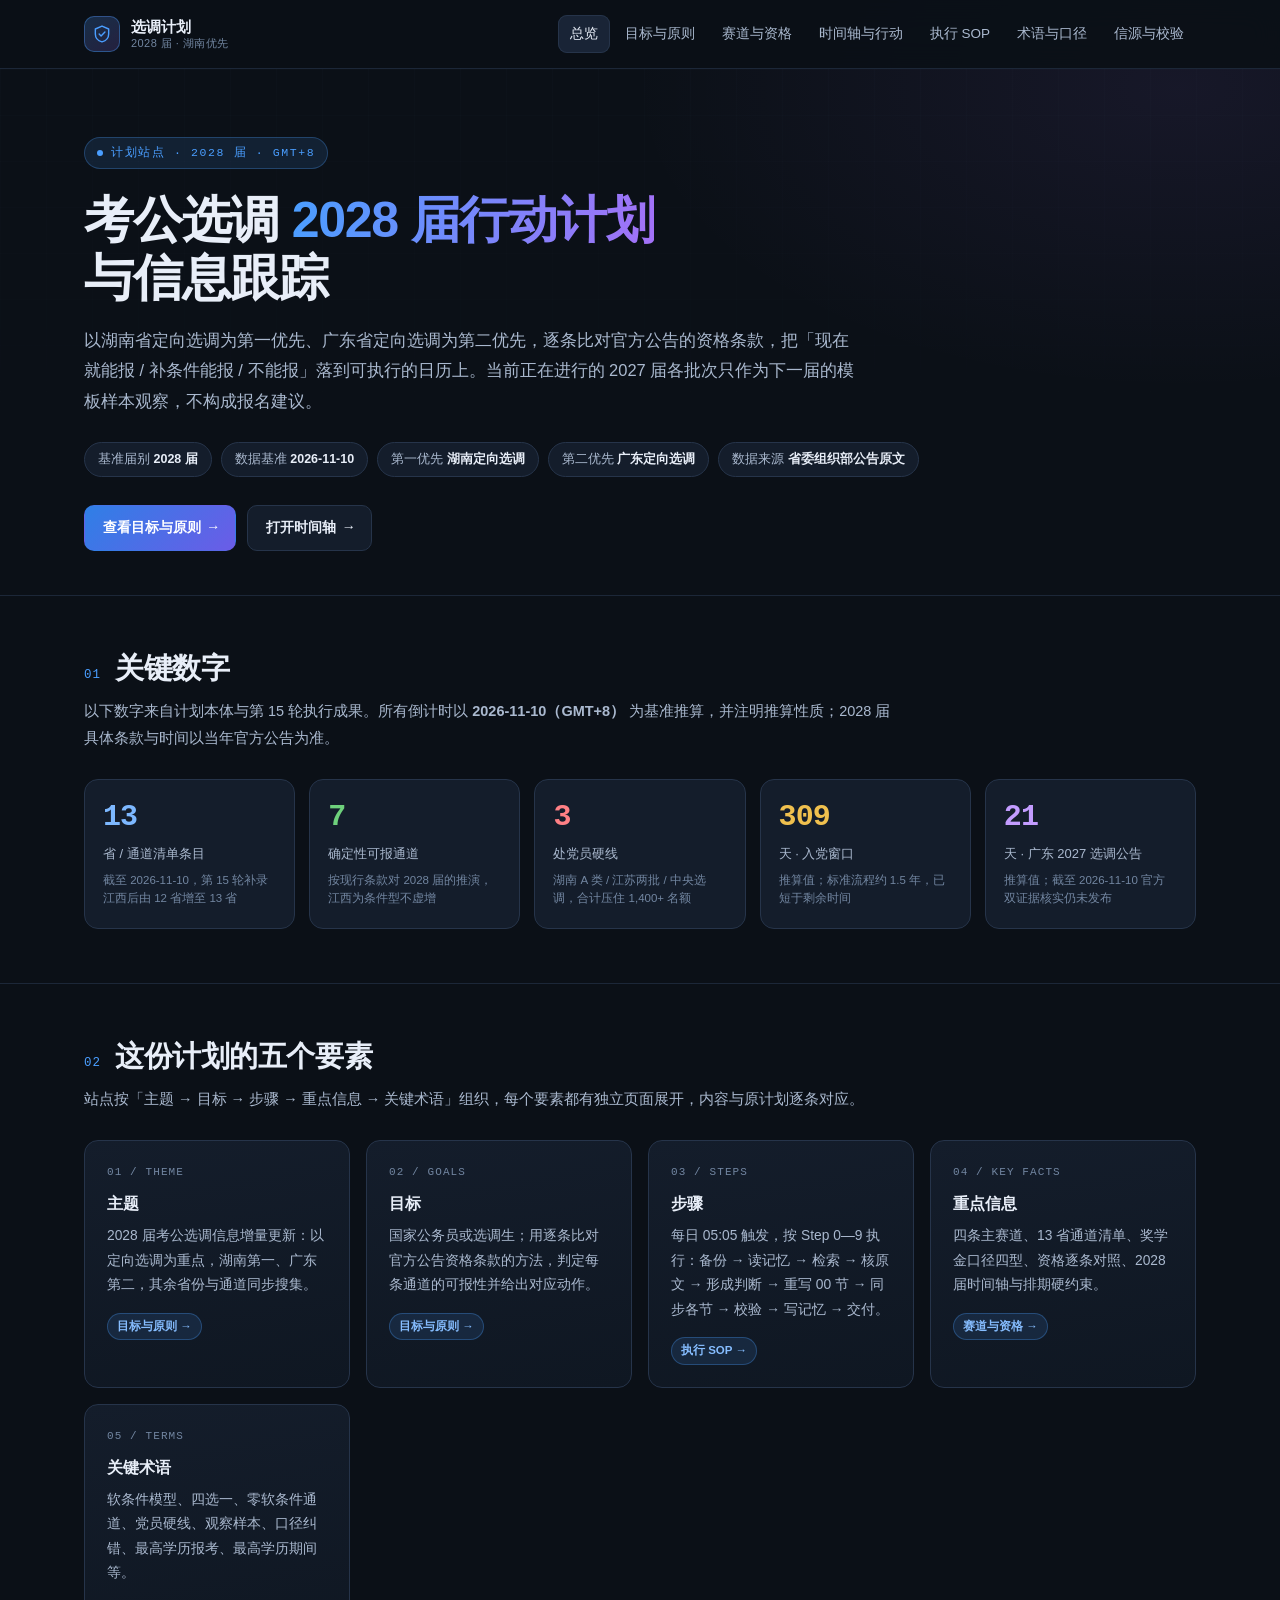
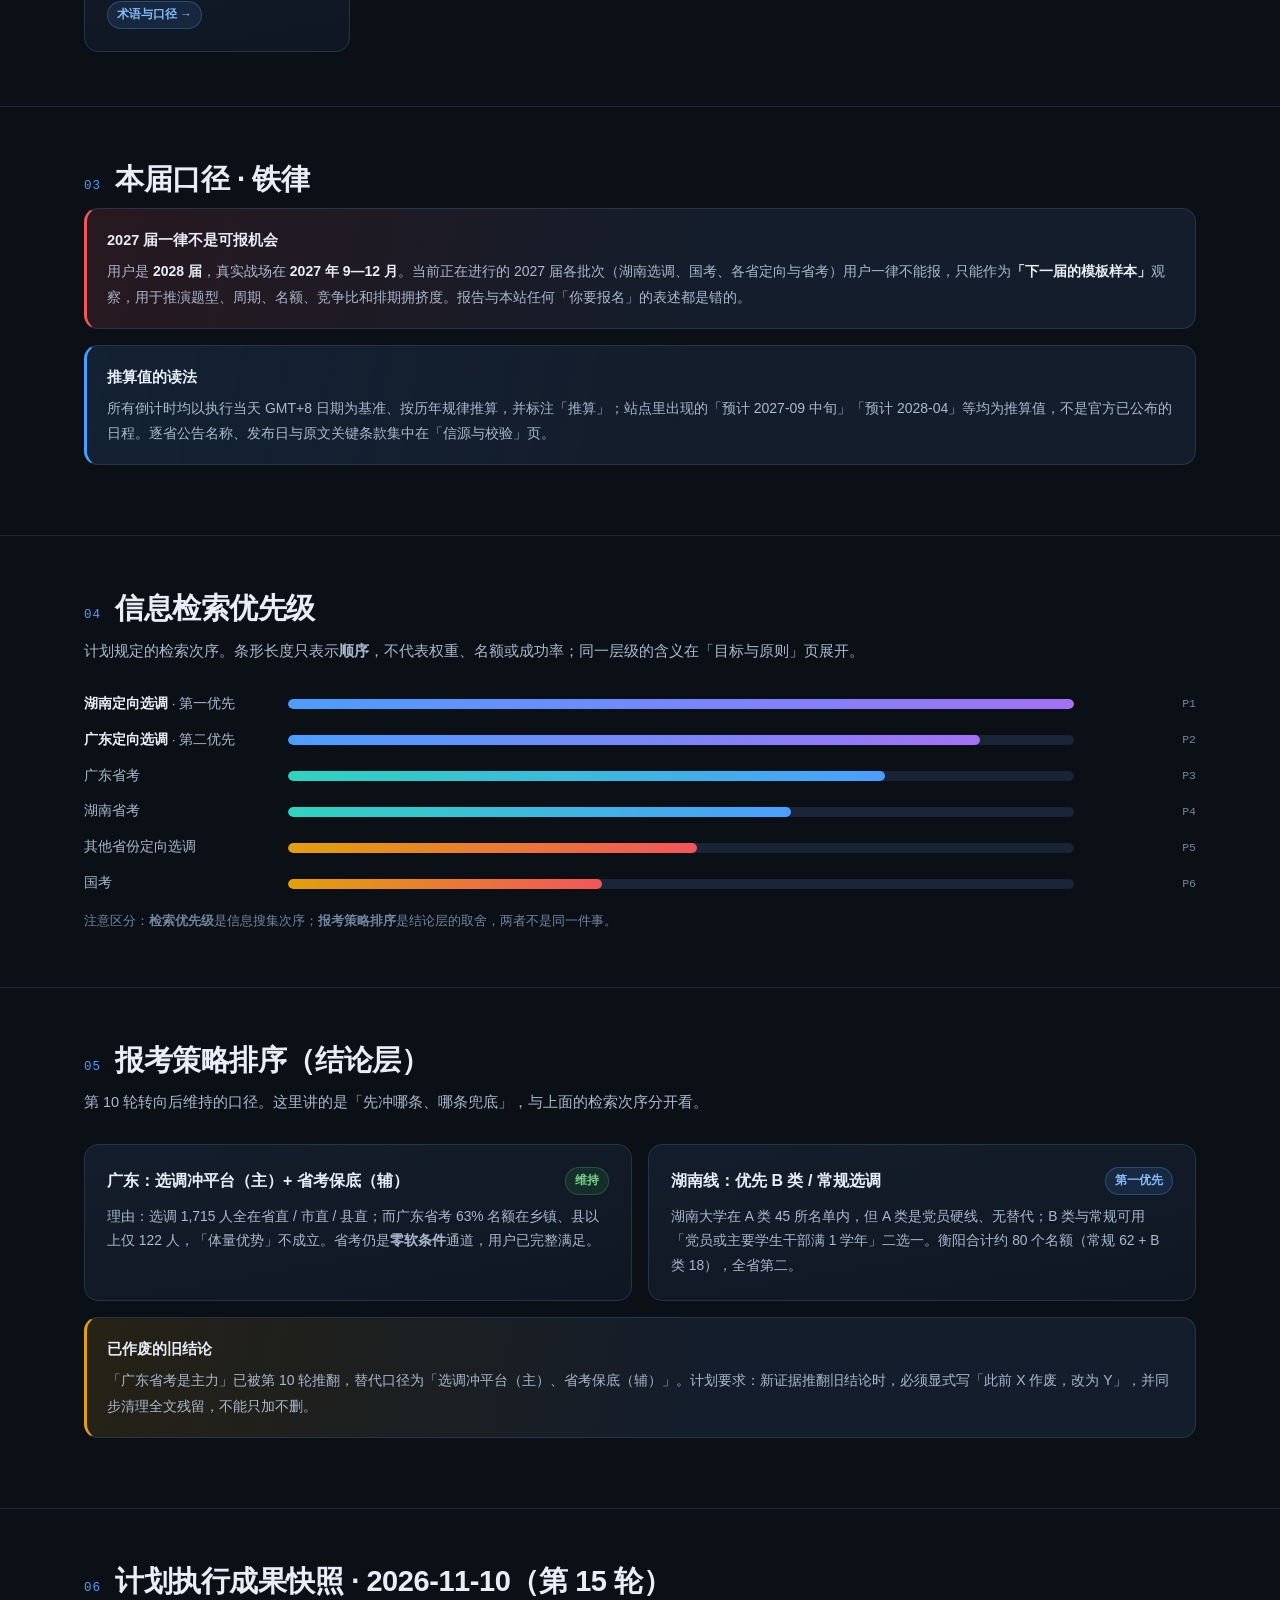
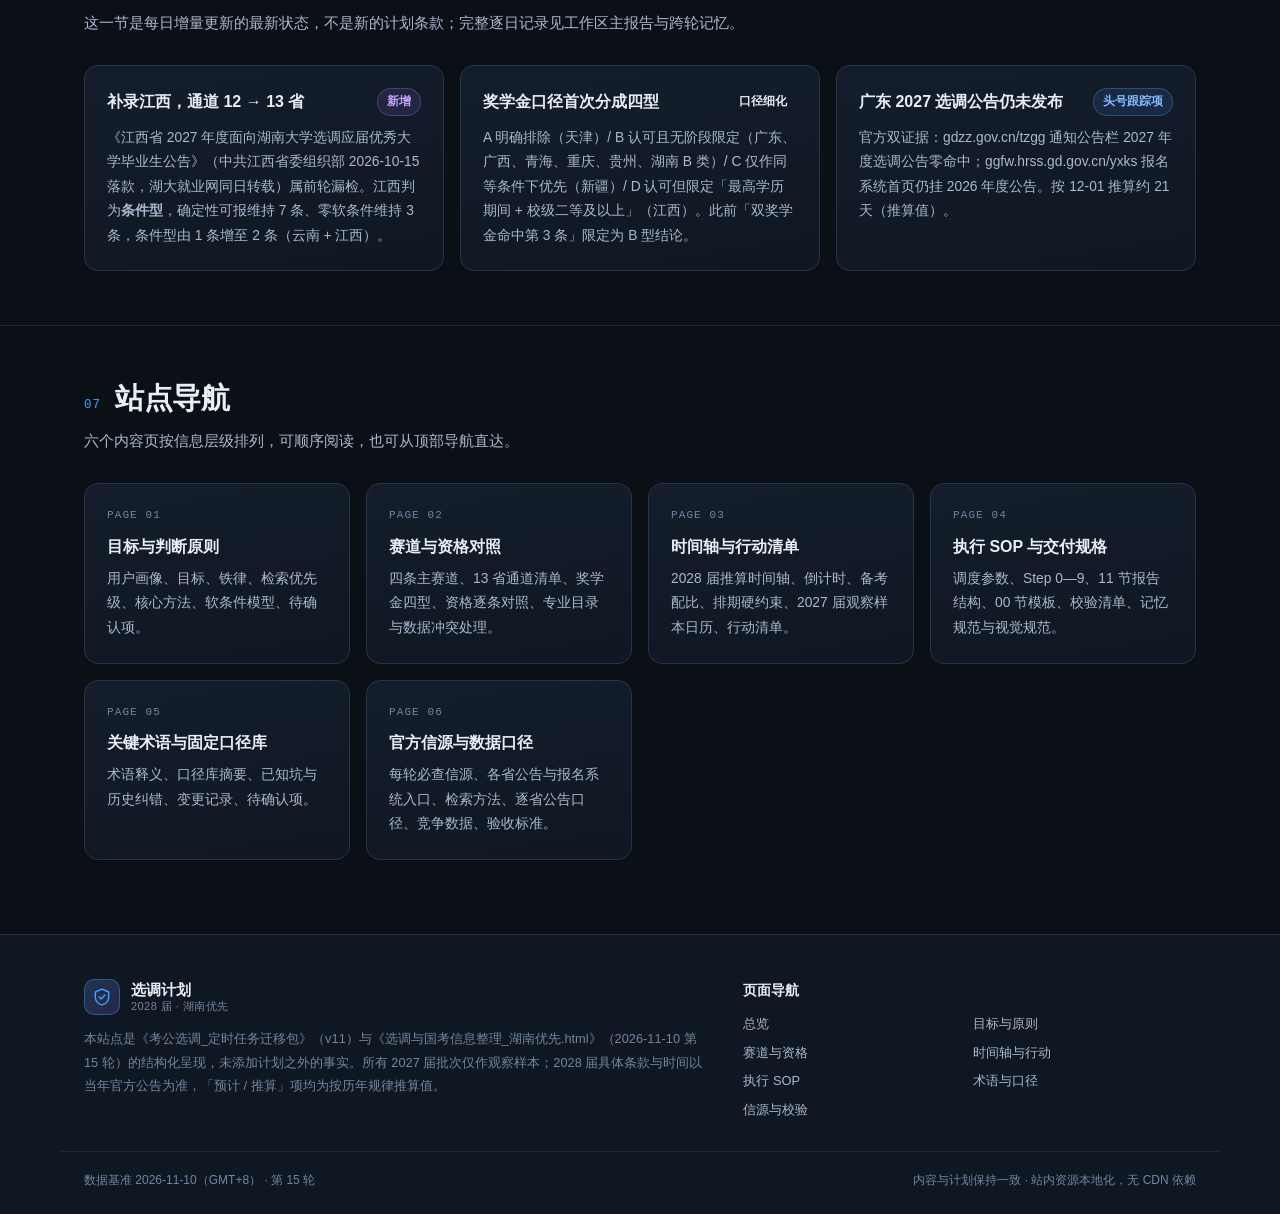
<file: index.html>
<!DOCTYPE html>
<html lang="zh-CN">
<head>
<meta charset="UTF-8">
<meta name="viewport" content="width=device-width, initial-scale=1">
<meta name="description" content="2028 届考公选调行动计划与信息跟踪：湖南定向选调第一优先、广东第二优先，含目标、资格对照、时间轴、执行 SOP、关键术语与官方信源。">
<meta name="theme-color" content="#0b1017">
<title>总览 · 考公选调 2028 届行动计划与信息跟踪</title>
<link rel="stylesheet" href="assets/css/style.css">
</head>
<body>

<header class="site-header">
  <div class="container header-inner">
    <a class="brand" href="index.html" aria-label="返回总览">
      <span class="brand-mark" aria-hidden="true">
        <svg viewBox="0 0 24 24" fill="none" stroke="currentColor" stroke-width="1.7" stroke-linecap="round" stroke-linejoin="round">
          <path d="M12 2.5 20 6v6c0 5-3.4 8.2-8 9.5-4.6-1.3-8-4.5-8-9.5V6l8-3.5Z"/>
          <path d="m8.6 12 2.3 2.3 4.6-4.6"/>
        </svg>
      </span>
      <span class="brand-text">选调计划<small>2028 届 · 湖南优先</small></span>
    </a>
    <nav class="nav" aria-label="主导航">
      <a href="index.html">总览</a>
      <a href="goals.html">目标与原则</a>
      <a href="routes.html">赛道与资格</a>
      <a href="timeline.html">时间轴与行动</a>
      <a href="sop.html">执行 SOP</a>
      <a href="glossary.html">术语与口径</a>
      <a href="sources.html">信源与校验</a>
    </nav>
  </div>
  <div class="scroll-progress" id="scrollProgress" aria-hidden="true"></div>
</header>

<main>

<section class="hero">
  <div class="container">
    <span class="eyebrow"><span class="dot"></span> 计划站点 · 2028 届 · GMT+8</span>
    <h1>考公选调 <span class="accent">2028 届行动计划</span><br>与信息跟踪</h1>
    <p class="lead">以湖南省定向选调为第一优先、广东省定向选调为第二优先，逐条比对官方公告的资格条款，把「现在就能报 / 补条件能报 / 不能报」落到可执行的日历上。当前正在进行的 2027 届各批次只作为下一届的模板样本观察，不构成报名建议。</p>
    <div class="chips">
      <span class="chip">基准届别 <b>2028 届</b></span>
      <span class="chip">数据基准 <b>2026-11-10</b></span>
      <span class="chip">第一优先 <b>湖南定向选调</b></span>
      <span class="chip">第二优先 <b>广东定向选调</b></span>
      <span class="chip">数据来源 <b>省委组织部公告原文</b></span>
    </div>
    <div class="hero-actions">
      <a class="btn btn-primary" href="goals.html">查看目标与原则 <span class="arrow">→</span></a>
      <a class="btn" href="timeline.html">打开时间轴 <span class="arrow">→</span></a>
    </div>
  </div>
</section>

<section class="section" id="numbers">
  <div class="container">
    <div class="section-head"><span class="section-num">01</span><h2>关键数字</h2></div>
    <p class="section-desc">以下数字来自计划本体与第 15 轮执行成果。所有倒计时以 <strong>2026-11-10（GMT+8）</strong> 为基准推算，并注明推算性质；2028 届具体条款与时间以当年官方公告为准。</p>
    <div class="grid-4">
      <div class="stat"><div class="num blue">13</div><div class="label">省 / 通道清单条目</div><div class="note">截至 2026-11-10，第 15 轮补录江西后由 12 省增至 13 省</div></div>
      <div class="stat"><div class="num green">7</div><div class="label">确定性可报通道</div><div class="note">按现行条款对 2028 届的推演，江西为条件型不虚增</div></div>
      <div class="stat"><div class="num red">3</div><div class="label">处党员硬线</div><div class="note">湖南 A 类 / 江苏两批 / 中央选调，合计压住 1,400+ 名额</div></div>
      <div class="stat"><div class="num amber">309</div><div class="label">天 · 入党窗口</div><div class="note">推算值；标准流程约 1.5 年，已短于剩余时间</div></div>
      <div class="stat"><div class="num purple">21</div><div class="label">天 · 广东 2027 选调公告</div><div class="note">推算值；截至 2026-11-10 官方双证据核实仍未发布</div></div>
    </div>
  </div>
</section>

<section class="section" id="elements">
  <div class="container">
    <div class="section-head"><span class="section-num">02</span><h2>这份计划的五个要素</h2></div>
    <p class="section-desc">站点按「主题 → 目标 → 步骤 → 重点信息 → 关键术语」组织，每个要素都有独立页面展开，内容与原计划逐条对应。</p>
    <div class="grid">
      <a class="card" href="goals.html#theme">
        <div class="kicker">01 / Theme</div><h3>主题</h3>
        <p>2028 届考公选调信息增量更新：以定向选调为重点，湖南第一、广东第二，其余省份与通道同步搜集。</p>
        <span class="badge info">目标与原则 →</span>
      </a>
      <a class="card" href="goals.html#goals">
        <div class="kicker">02 / Goals</div><h3>目标</h3>
        <p>国家公务员或选调生；用逐条比对官方公告资格条款的方法，判定每条通道的可报性并给出对应动作。</p>
        <span class="badge info">目标与原则 →</span>
      </a>
      <a class="card" href="sop.html#steps">
        <div class="kicker">03 / Steps</div><h3>步骤</h3>
        <p>每日 05:05 触发，按 Step 0—9 执行：备份 → 读记忆 → 检索 → 核原文 → 形成判断 → 重写 00 节 → 同步各节 → 校验 → 写记忆 → 交付。</p>
        <span class="badge info">执行 SOP →</span>
      </a>
      <a class="card" href="routes.html#four">
        <div class="kicker">04 / Key facts</div><h3>重点信息</h3>
        <p>四条主赛道、13 省通道清单、奖学金口径四型、资格逐条对照、2028 届时间轴与排期硬约束。</p>
        <span class="badge info">赛道与资格 →</span>
      </a>
      <a class="card" href="glossary.html#terms">
        <div class="kicker">05 / Terms</div><h3>关键术语</h3>
        <p>软条件模型、四选一、零软条件通道、党员硬线、观察样本、口径纠错、最高学历报考、最高学历期间等。</p>
        <span class="badge info">术语与口径 →</span>
      </a>
    </div>
  </div>
</section>

<section class="section" id="rule">
  <div class="container">
    <div class="section-head"><span class="section-num">03</span><h2>本届口径 · 铁律</h2></div>
    <div class="alert red">
      <span class="alert-title">2027 届一律不是可报机会</span>
      用户是 <strong>2028 届</strong>，真实战场在 <strong>2027 年 9—12 月</strong>。当前正在进行的 2027 届各批次（湖南选调、国考、各省定向与省考）用户一律不能报，只能作为<strong>「下一届的模板样本」</strong>观察，用于推演题型、周期、名额、竞争比和排期拥挤度。报告与本站任何「你要报名」的表述都是错的。
    </div>
    <div class="alert blue">
      <span class="alert-title">推算值的读法</span>
      所有倒计时均以执行当天 GMT+8 日期为基准、按历年规律推算，并标注「推算」；站点里出现的「预计 2027-09 中旬」「预计 2028-04」等均为推算值，不是官方已公布的日程。逐省公告名称、发布日与原文关键条款集中在「信源与校验」页。
    </div>
  </div>
</section>

<section class="section" id="priority">
  <div class="container">
    <div class="section-head"><span class="section-num">04</span><h2>信息检索优先级</h2></div>
    <p class="section-desc">计划规定的检索次序。条形长度只表示<strong>顺序</strong>，不代表权重、名额或成功率；同一层级的含义在「目标与原则」页展开。</p>
    <div class="ladder">
      <div class="ladder-row"><div class="ladder-name"><b>湖南定向选调</b> · 第一优先</div><div class="ladder-track"><div class="ladder-fill" style="width:100%"></div></div><div class="ladder-val">P1</div></div>
      <div class="ladder-row"><div class="ladder-name"><b>广东定向选调</b> · 第二优先</div><div class="ladder-track"><div class="ladder-fill" style="width:88%"></div></div><div class="ladder-val">P2</div></div>
      <div class="ladder-row"><div class="ladder-name">广东省考</div><div class="ladder-track"><div class="ladder-fill cool" style="width:76%"></div></div><div class="ladder-val">P3</div></div>
      <div class="ladder-row"><div class="ladder-name">湖南省考</div><div class="ladder-track"><div class="ladder-fill cool" style="width:64%"></div></div><div class="ladder-val">P4</div></div>
      <div class="ladder-row"><div class="ladder-name">其他省份定向选调</div><div class="ladder-track"><div class="ladder-fill warm" style="width:52%"></div></div><div class="ladder-val">P5</div></div>
      <div class="ladder-row"><div class="ladder-name">国考</div><div class="ladder-track"><div class="ladder-fill warm" style="width:40%"></div></div><div class="ladder-val">P6</div></div>
    </div>
    <p class="small muted" style="margin-top:16px">注意区分：<b>检索优先级</b>是信息搜集次序；<b>报考策略排序</b>是结论层的取舍，两者不是同一件事。</p>
  </div>
</section>

<section class="section" id="strategy">
  <div class="container">
    <div class="section-head"><span class="section-num">05</span><h2>报考策略排序（结论层）</h2></div>
    <p class="section-desc">第 10 轮转向后维持的口径。这里讲的是「先冲哪条、哪条兜底」，与上面的检索次序分开看。</p>
    <div class="grid-2">
      <div class="card">
        <div class="card-head"><h3>广东：选调冲平台（主）+ 省考保底（辅）</h3><span class="badge ok">维持</span></div>
        <p>理由：选调 1,715 人全在省直 / 市直 / 县直；而广东省考 63% 名额在乡镇、县以上仅 122 人，「体量优势」不成立。省考仍是<strong>零软条件</strong>通道，用户已完整满足。</p>
      </div>
      <div class="card">
        <div class="card-head"><h3>湖南线：优先 B 类 / 常规选调</h3><span class="badge info">第一优先</span></div>
        <p>湖南大学在 A 类 45 所名单内，但 A 类是党员硬线、无替代；B 类与常规可用「党员或主要学生干部满 1 学年」二选一。衡阳合计约 80 个名额（常规 62 + B 类 18），全省第二。</p>
      </div>
    </div>
    <div class="alert amber" style="margin-top:16px">
      <span class="alert-title">已作废的旧结论</span>
      「广东省考是主力」已被第 10 轮推翻，替代口径为「选调冲平台（主）、省考保底（辅）」。计划要求：新证据推翻旧结论时，必须显式写「此前 X 作废，改为 Y」，并同步清理全文残留，不能只加不删。
    </div>
  </div>
</section>

<section class="section" id="snapshot">
  <div class="container">
    <div class="section-head"><span class="section-num">06</span><h2>计划执行成果快照 · 2026-11-10（第 15 轮）</h2></div>
    <p class="section-desc">这一节是每日增量更新的最新状态，不是新的计划条款；完整逐日记录见工作区主报告与跨轮记忆。</p>
    <div class="grid">
      <div class="card">
        <div class="card-head"><h3>补录江西，通道 12 → 13 省</h3><span class="badge purple">新增</span></div>
        <p>《江西省 2027 年度面向湖南大学选调应届优秀大学毕业生公告》（中共江西省委组织部 2026-10-15 落款，湖大就业网同日转载）属前轮漏检。江西判为<strong>条件型</strong>，确定性可报维持 7 条、零软条件维持 3 条，条件型由 1 条增至 2 条（云南 + 江西）。</p>
      </div>
      <div class="card">
        <div class="card-head"><h3>奖学金口径首次分成四型</h3><span class="badge amber">口径细化</span></div>
        <p>A 明确排除（天津）/ B 认可且无阶段限定（广东、广西、青海、重庆、贵州、湖南 B 类）/ C 仅作同等条件下优先（新疆）/ D 认可但限定「最高学历期间 + 校级二等及以上」（江西）。此前「双奖学金命中第 3 条」限定为 B 型结论。</p>
      </div>
      <div class="card">
        <div class="card-head"><h3>广东 2027 选调公告仍未发布</h3><span class="badge info">头号跟踪项</span></div>
        <p>官方双证据：gdzz.gov.cn/tzgg 通知公告栏 2027 年度选调公告零命中；ggfw.hrss.gd.gov.cn/yxks 报名系统首页仍挂 2026 年度公告。按 12-01 推算约 21 天（推算值）。</p>
      </div>
    </div>
  </div>
</section>

<section class="section" id="sitemap">
  <div class="container">
    <div class="section-head"><span class="section-num">07</span><h2>站点导航</h2></div>
    <p class="section-desc">六个内容页按信息层级排列，可顺序阅读，也可从顶部导航直达。</p>
    <div class="grid">
      <a class="card" href="goals.html"><div class="kicker">Page 01</div><h3>目标与判断原则</h3><p>用户画像、目标、铁律、检索优先级、核心方法、软条件模型、待确认项。</p></a>
      <a class="card" href="routes.html"><div class="kicker">Page 02</div><h3>赛道与资格对照</h3><p>四条主赛道、13 省通道清单、奖学金四型、资格逐条对照、专业目录与数据冲突处理。</p></a>
      <a class="card" href="timeline.html"><div class="kicker">Page 03</div><h3>时间轴与行动清单</h3><p>2028 届推算时间轴、倒计时、备考配比、排期硬约束、2027 届观察样本日历、行动清单。</p></a>
      <a class="card" href="sop.html"><div class="kicker">Page 04</div><h3>执行 SOP 与交付规格</h3><p>调度参数、Step 0—9、11 节报告结构、00 节模板、校验清单、记忆规范与视觉规范。</p></a>
      <a class="card" href="glossary.html"><div class="kicker">Page 05</div><h3>关键术语与固定口径库</h3><p>术语释义、口径库摘要、已知坑与历史纠错、变更记录、待确认项。</p></a>
      <a class="card" href="sources.html"><div class="kicker">Page 06</div><h3>官方信源与数据口径</h3><p>每轮必查信源、各省公告与报名系统入口、检索方法、逐省公告口径、竞争数据、验收标准。</p></a>
    </div>
  </div>
</section>

</main>

<footer class="site-footer">
  <div class="container footer-inner">
    <div class="footer-brand">
      <a class="brand" href="index.html">
        <span class="brand-mark" aria-hidden="true">
          <svg viewBox="0 0 24 24" fill="none" stroke="currentColor" stroke-width="1.7" stroke-linecap="round" stroke-linejoin="round"><path d="M12 2.5 20 6v6c0 5-3.4 8.2-8 9.5-4.6-1.3-8-4.5-8-9.5V6l8-3.5Z"/><path d="m8.6 12 2.3 2.3 4.6-4.6"/></svg>
        </span>
        <span class="brand-text">选调计划<small>2028 届 · 湖南优先</small></span>
      </a>
      <p class="footer-note">本站点是《考公选调_定时任务迁移包》（v11）与《选调与国考信息整理_湖南优先.html》（2026-11-10 第 15 轮）的结构化呈现，未添加计划之外的事实。所有 2027 届批次仅作观察样本；2028 届具体条款与时间以当年官方公告为准，「预计 / 推算」项均为按历年规律推算值。</p>
    </div>
    <div>
      <h4 style="color:var(--text);margin:0 0 10px">页面导航</h4>
      <div class="footer-links">
        <a href="index.html">总览</a>
        <a href="goals.html">目标与原则</a>
        <a href="routes.html">赛道与资格</a>
        <a href="timeline.html">时间轴与行动</a>
        <a href="sop.html">执行 SOP</a>
        <a href="glossary.html">术语与口径</a>
        <a href="sources.html">信源与校验</a>
      </div>
    </div>
  </div>
  <div class="container footer-bottom">
    <span>数据基准 2026-11-10（GMT+8） · 第 15 轮</span>
    <span>内容与计划保持一致 · 站内资源本地化，无 CDN 依赖</span>
  </div>
</footer>
<button class="to-top" id="toTop" type="button" aria-label="回到顶部">↑</button>
<script src="assets/js/main.js" defer></script>
</body>
</html>
</file>
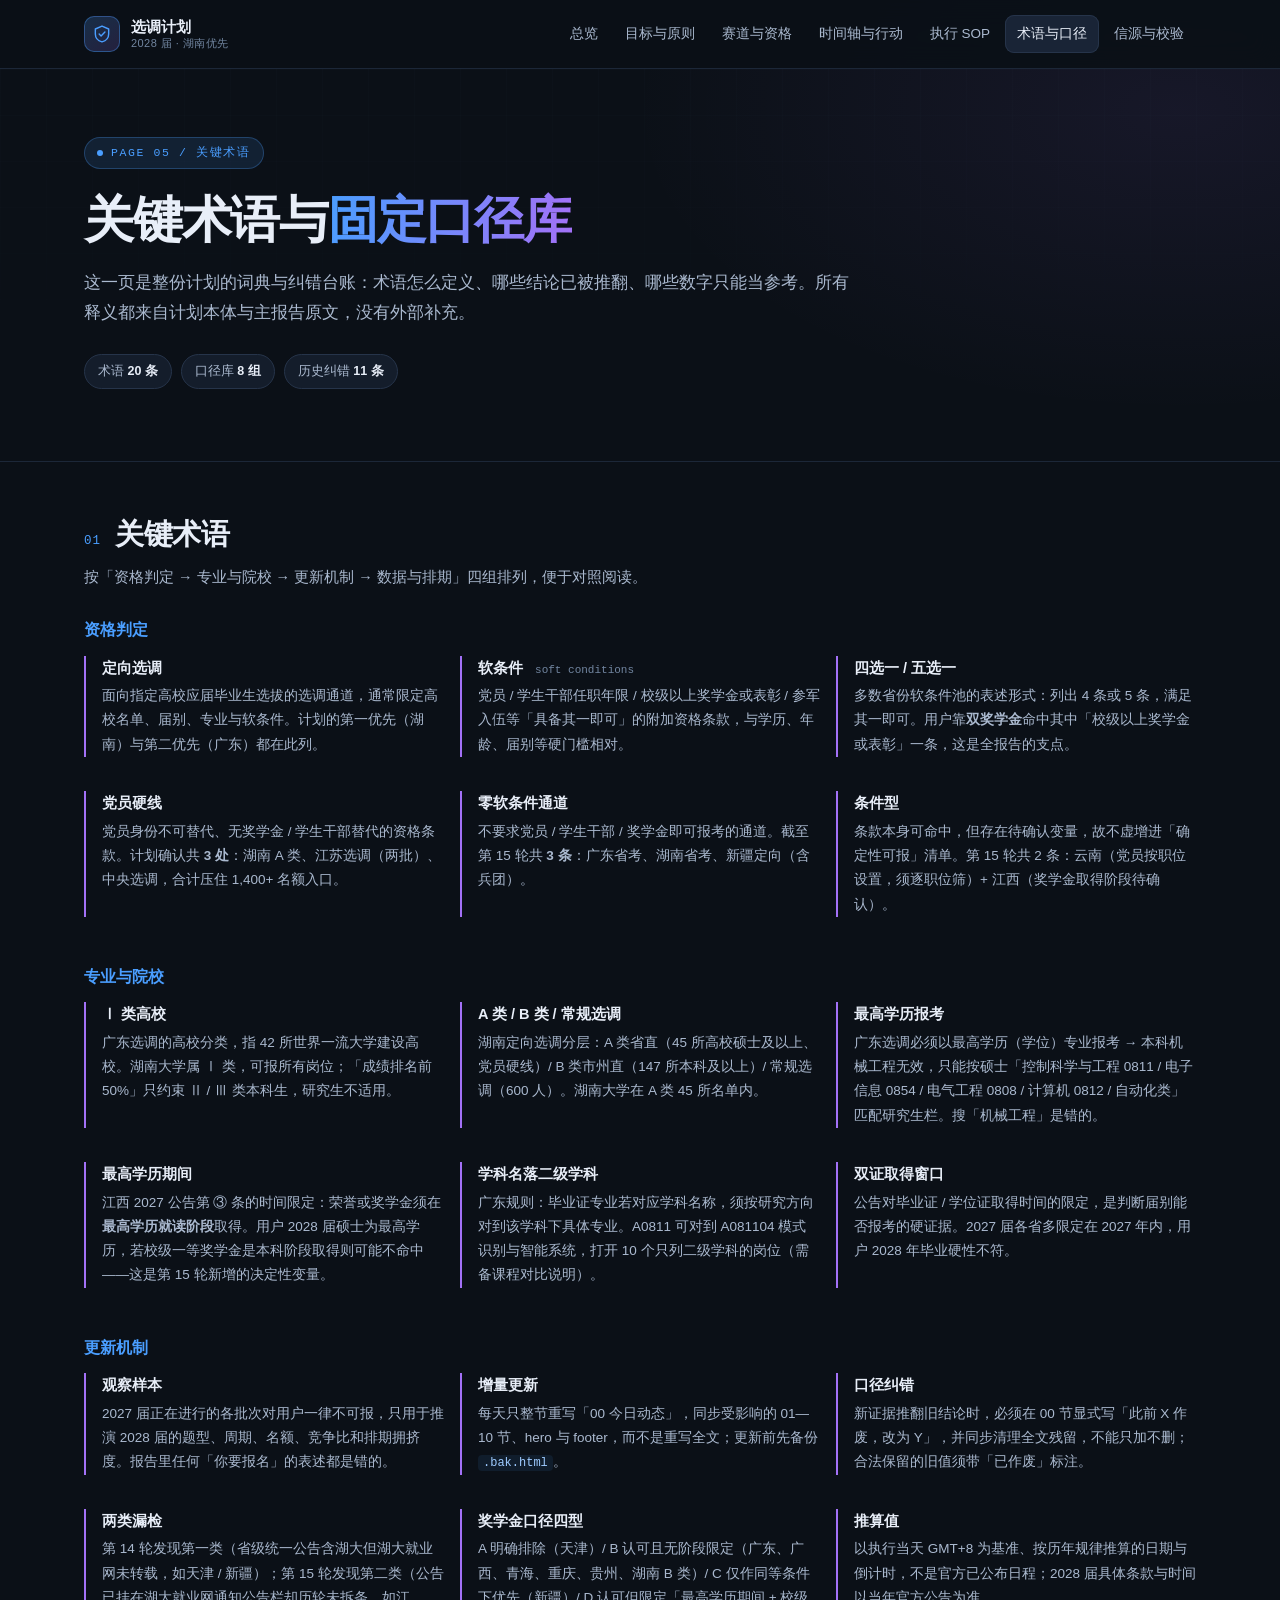
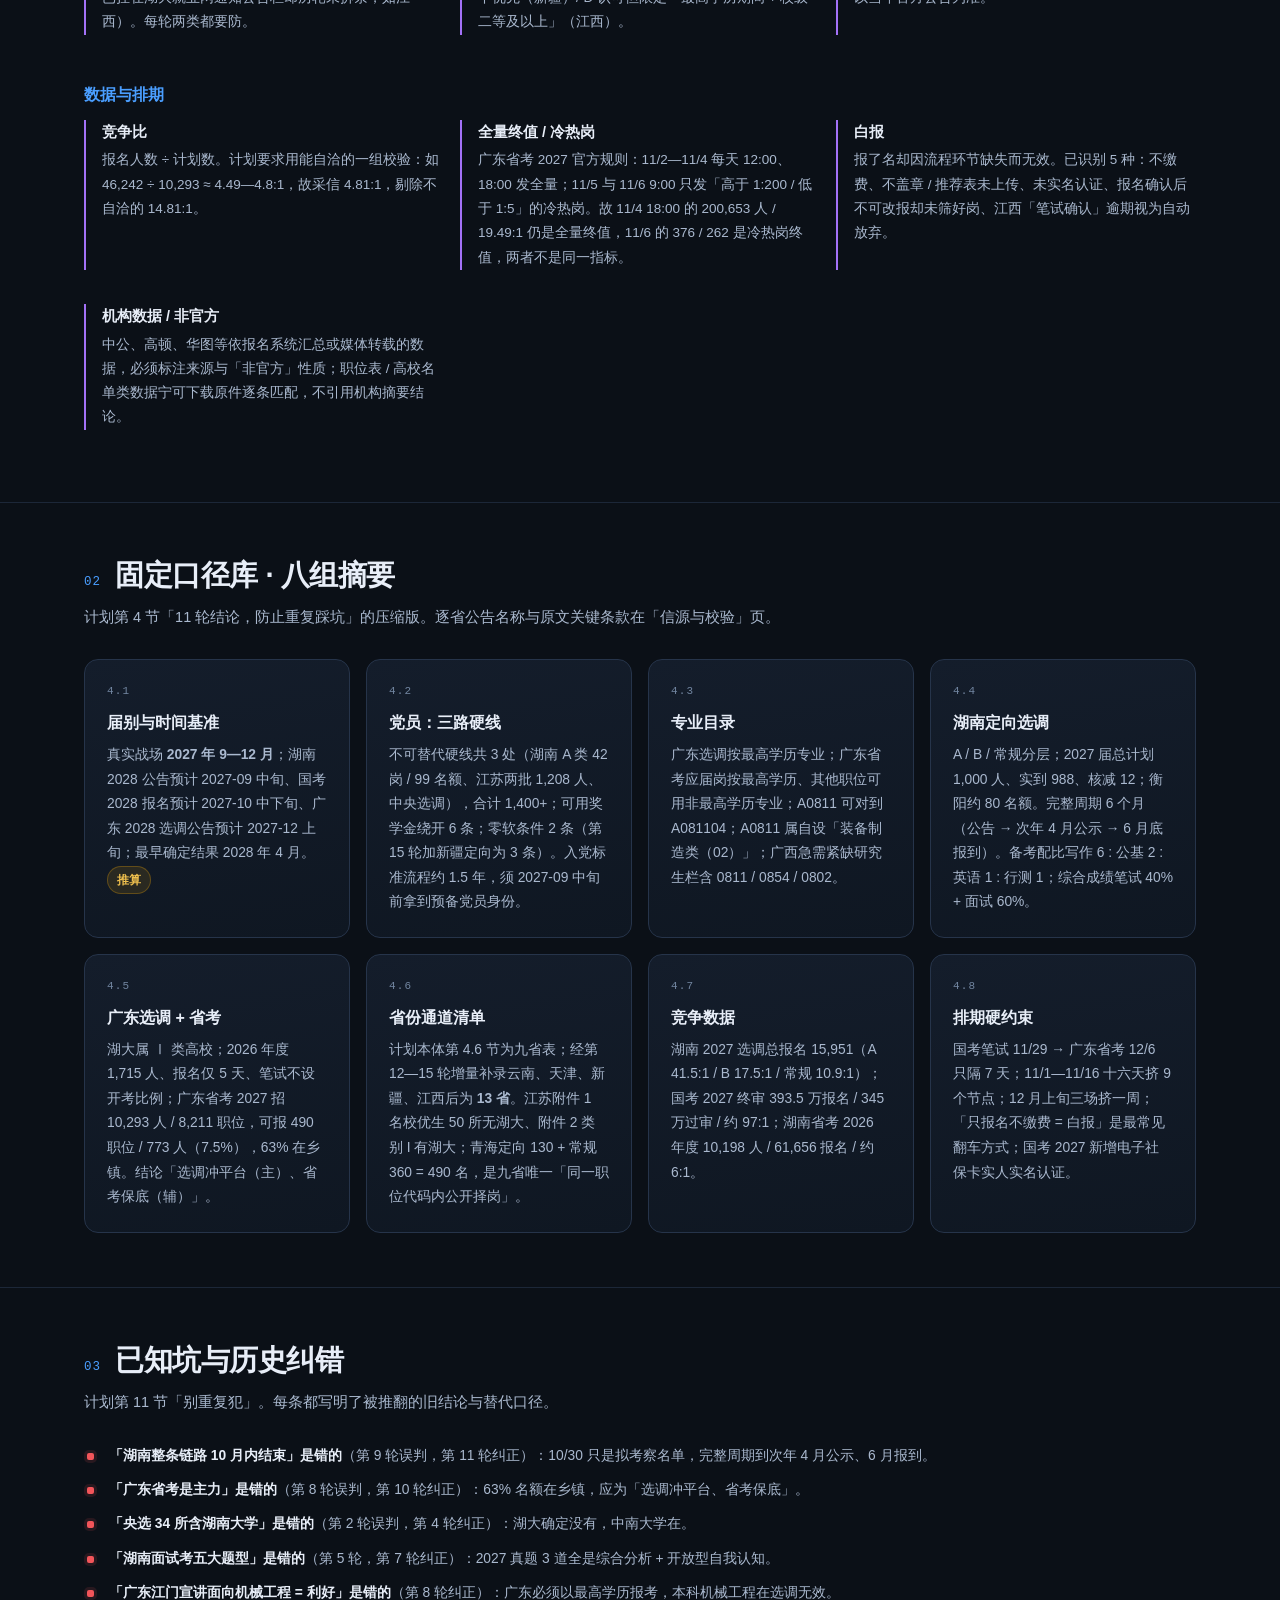
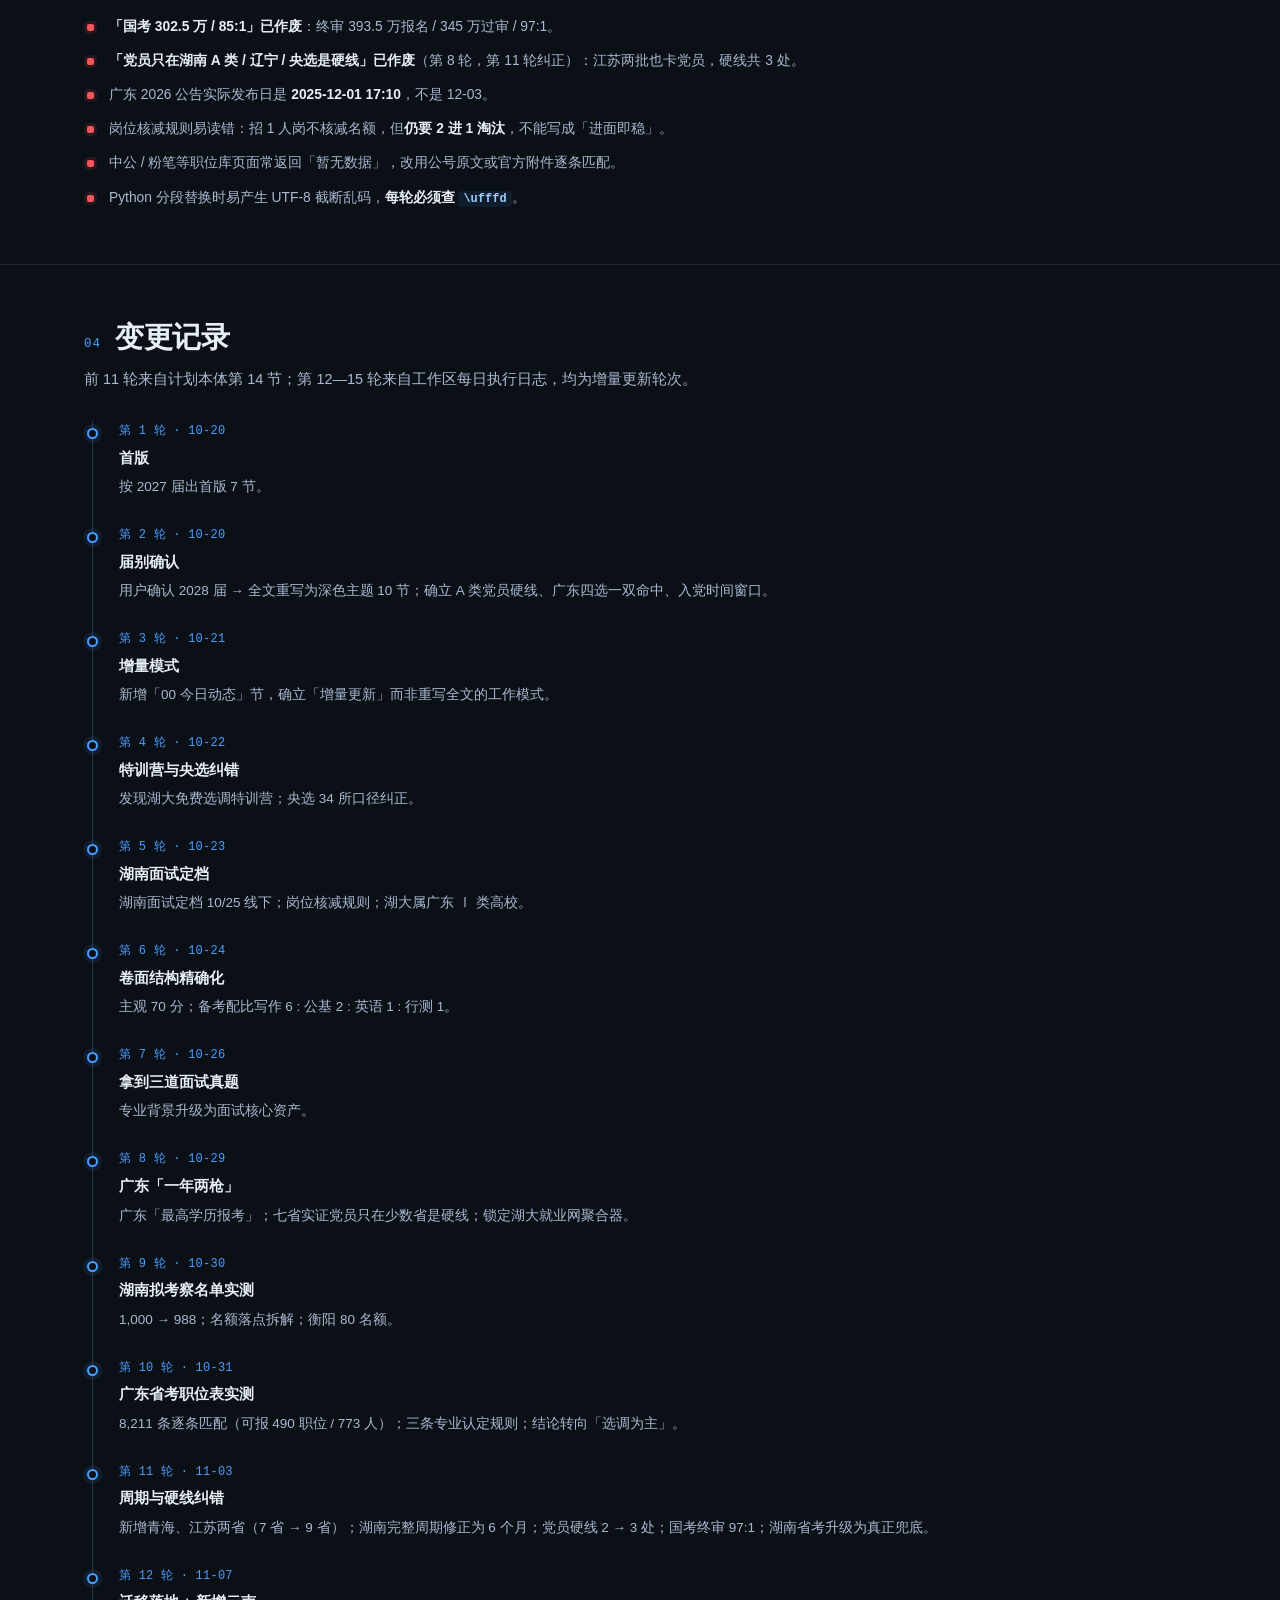
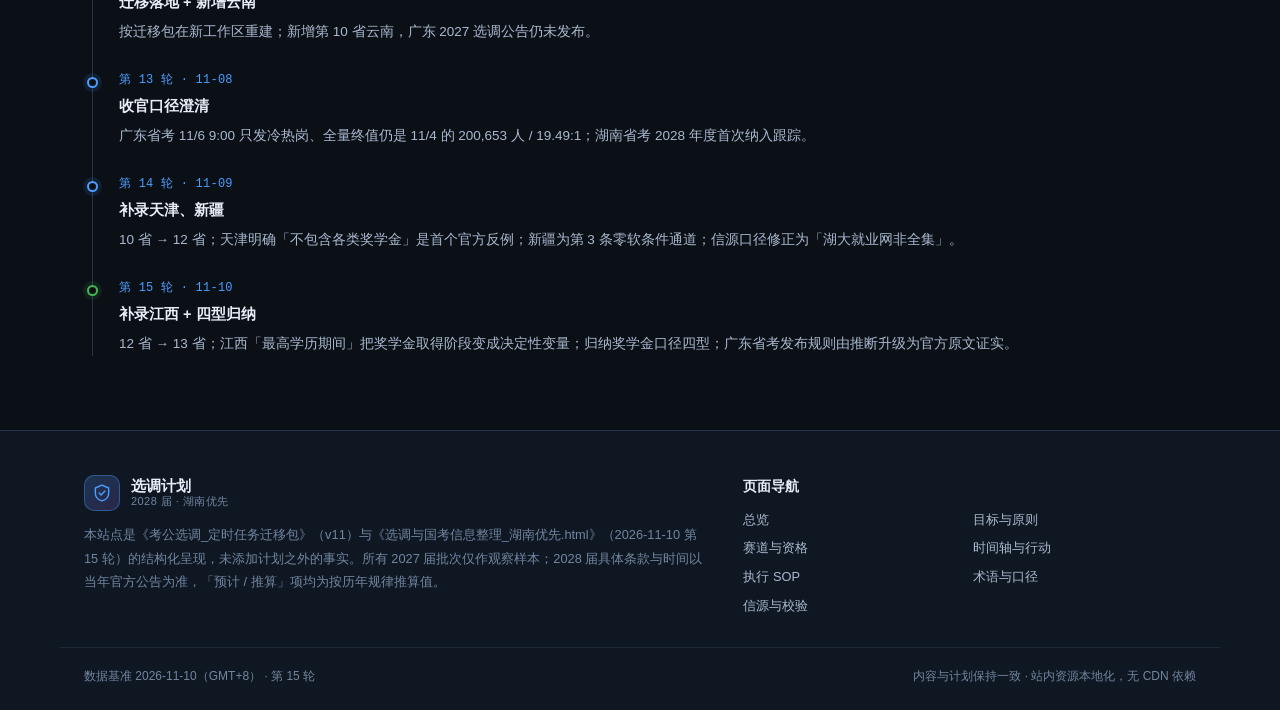
<file: glossary.html>
<!DOCTYPE html>
<html lang="zh-CN">
<head>
<meta charset="UTF-8">
<meta name="viewport" content="width=device-width, initial-scale=1">
<meta name="description" content="关键术语释义、固定口径库摘要、已知坑与历史纠错、11 轮变更记录与待确认项。">
<meta name="theme-color" content="#0b1017">
<title>术语与口径 · 考公选调 2028 届行动计划</title>
<link rel="stylesheet" href="assets/css/style.css">
</head>
<body>

<header class="site-header">
  <div class="container header-inner">
    <a class="brand" href="index.html" aria-label="返回总览">
      <span class="brand-mark" aria-hidden="true">
        <svg viewBox="0 0 24 24" fill="none" stroke="currentColor" stroke-width="1.7" stroke-linecap="round" stroke-linejoin="round"><path d="M12 2.5 20 6v6c0 5-3.4 8.2-8 9.5-4.6-1.3-8-4.5-8-9.5V6l8-3.5Z"/><path d="m8.6 12 2.3 2.3 4.6-4.6"/></svg>
      </span>
      <span class="brand-text">选调计划<small>2028 届 · 湖南优先</small></span>
    </a>
    <nav class="nav" aria-label="主导航">
      <a href="index.html">总览</a>
      <a href="goals.html">目标与原则</a>
      <a href="routes.html">赛道与资格</a>
      <a href="timeline.html">时间轴与行动</a>
      <a href="sop.html">执行 SOP</a>
      <a href="glossary.html">术语与口径</a>
      <a href="sources.html">信源与校验</a>
    </nav>
  </div>
  <div class="scroll-progress" id="scrollProgress" aria-hidden="true"></div>
</header>

<main>

<section class="hero">
  <div class="container">
    <span class="eyebrow"><span class="dot"></span> Page 05 / 关键术语</span>
    <h1>关键术语与<span class="accent">固定口径库</span></h1>
    <p class="lead">这一页是整份计划的词典与纠错台账：术语怎么定义、哪些结论已被推翻、哪些数字只能当参考。所有释义都来自计划本体与主报告原文，没有外部补充。</p>
    <div class="chips">
      <span class="chip">术语 <b>20 条</b></span>
      <span class="chip">口径库 <b>8 组</b></span>
      <span class="chip">历史纠错 <b>11 条</b></span>
    </div>
  </div>
</section>

<section class="section" id="terms">
  <div class="container">
    <div class="section-head"><span class="section-num">01</span><h2>关键术语</h2></div>
    <p class="section-desc">按「资格判定 → 专业与院校 → 更新机制 → 数据与排期」四组排列，便于对照阅读。</p>

    <h3 style="margin:22px 0 14px;color:var(--blue)">资格判定</h3>
    <div class="grid-2">
      <div class="term"><div class="t">定向选调</div><div class="d">面向指定高校应届毕业生选拔的选调通道，通常限定高校名单、届别、专业与软条件。计划的第一优先（湖南）与第二优先（广东）都在此列。</div></div>
      <div class="term"><div class="t">软条件 <span class="en">soft conditions</span></div><div class="d">党员 / 学生干部任职年限 / 校级以上奖学金或表彰 / 参军入伍等「具备其一即可」的附加资格条款，与学历、年龄、届别等硬门槛相对。</div></div>
      <div class="term"><div class="t">四选一 / 五选一</div><div class="d">多数省份软条件池的表述形式：列出 4 条或 5 条，满足其一即可。用户靠<strong>双奖学金</strong>命中其中「校级以上奖学金或表彰」一条，这是全报告的支点。</div></div>
      <div class="term"><div class="t">党员硬线</div><div class="d">党员身份不可替代、无奖学金 / 学生干部替代的资格条款。计划确认共 <strong>3 处</strong>：湖南 A 类、江苏选调（两批）、中央选调，合计压住 1,400+ 名额入口。</div></div>
      <div class="term"><div class="t">零软条件通道</div><div class="d">不要求党员 / 学生干部 / 奖学金即可报考的通道。截至第 15 轮共 <strong>3 条</strong>：广东省考、湖南省考、新疆定向（含兵团）。</div></div>
      <div class="term"><div class="t">条件型</div><div class="d">条款本身可命中，但存在待确认变量，故不虚增进「确定性可报」清单。第 15 轮共 2 条：云南（党员按职位设置，须逐职位筛）+ 江西（奖学金取得阶段待确认）。</div></div>
    </div>

    <h3 style="margin:30px 0 14px;color:var(--blue)">专业与院校</h3>
    <div class="grid-2">
      <div class="term"><div class="t">Ⅰ 类高校</div><div class="d">广东选调的高校分类，指 42 所世界一流大学建设高校。湖南大学属 Ⅰ 类，可报所有岗位；「成绩排名前 50%」只约束 Ⅱ / Ⅲ 类本科生，研究生不适用。</div></div>
      <div class="term"><div class="t">A 类 / B 类 / 常规选调</div><div class="d">湖南定向选调分层：A 类省直（45 所高校硕士及以上、党员硬线）/ B 类市州直（147 所本科及以上）/ 常规选调（600 人）。湖南大学在 A 类 45 所名单内。</div></div>
      <div class="term"><div class="t">最高学历报考</div><div class="d">广东选调必须以最高学历（学位）专业报考 → 本科机械工程无效，只能按硕士「控制科学与工程 0811 / 电子信息 0854 / 电气工程 0808 / 计算机 0812 / 自动化类」匹配研究生栏。搜「机械工程」是错的。</div></div>
      <div class="term"><div class="t">最高学历期间</div><div class="d">江西 2027 公告第 ③ 条的时间限定：荣誉或奖学金须在<strong>最高学历就读阶段</strong>取得。用户 2028 届硕士为最高学历，若校级一等奖学金是本科阶段取得则可能不命中——这是第 15 轮新增的决定性变量。</div></div>
      <div class="term"><div class="t">学科名落二级学科</div><div class="d">广东规则：毕业证专业若对应学科名称，须按研究方向对到该学科下具体专业。A0811 可对到 A081104 模式识别与智能系统，打开 10 个只列二级学科的岗位（需备课程对比说明）。</div></div>
      <div class="term"><div class="t">双证取得窗口</div><div class="d">公告对毕业证 / 学位证取得时间的限定，是判断届别能否报考的硬证据。2027 届各省多限定在 2027 年内，用户 2028 年毕业硬性不符。</div></div>
    </div>

    <h3 style="margin:30px 0 14px;color:var(--blue)">更新机制</h3>
    <div class="grid-2">
      <div class="term"><div class="t">观察样本</div><div class="d">2027 届正在进行的各批次对用户一律不可报，只用于推演 2028 届的题型、周期、名额、竞争比和排期拥挤度。报告里任何「你要报名」的表述都是错的。</div></div>
      <div class="term"><div class="t">增量更新</div><div class="d">每天只整节重写「00 今日动态」，同步受影响的 01—10 节、hero 与 footer，而不是重写全文；更新前先备份 <span class="inline-code">.bak.html</span>。</div></div>
      <div class="term"><div class="t">口径纠错</div><div class="d">新证据推翻旧结论时，必须在 00 节显式写「此前 X 作废，改为 Y」，并同步清理全文残留，不能只加不删；合法保留的旧值须带「已作废」标注。</div></div>
      <div class="term"><div class="t">两类漏检</div><div class="d">第 14 轮发现第一类（省级统一公告含湖大但湖大就业网未转载，如天津 / 新疆）；第 15 轮发现第二类（公告已挂在湖大就业网通知公告栏却历轮未拆条，如江西）。每轮两类都要防。</div></div>
      <div class="term"><div class="t">奖学金口径四型</div><div class="d">A 明确排除（天津）/ B 认可且无阶段限定（广东、广西、青海、重庆、贵州、湖南 B 类）/ C 仅作同等条件下优先（新疆）/ D 认可但限定「最高学历期间 + 校级二等及以上」（江西）。</div></div>
      <div class="term"><div class="t">推算值</div><div class="d">以执行当天 GMT+8 为基准、按历年规律推算的日期与倒计时，不是官方已公布日程；2028 届具体条款与时间以当年官方公告为准。</div></div>
    </div>

    <h3 style="margin:30px 0 14px;color:var(--blue)">数据与排期</h3>
    <div class="grid-2">
      <div class="term"><div class="t">竞争比</div><div class="d">报名人数 ÷ 计划数。计划要求用能自洽的一组校验：如 46,242 ÷ 10,293 ≈ 4.49—4.8:1，故采信 4.81:1，剔除不自洽的 14.81:1。</div></div>
      <div class="term"><div class="t">全量终值 / 冷热岗</div><div class="d">广东省考 2027 官方规则：11/2—11/4 每天 12:00、18:00 发全量；11/5 与 11/6 9:00 只发「高于 1:200 / 低于 1:5」的冷热岗。故 11/4 18:00 的 200,653 人 / 19.49:1 仍是全量终值，11/6 的 376 / 262 是冷热岗终值，两者不是同一指标。</div></div>
      <div class="term"><div class="t">白报</div><div class="d">报了名却因流程环节缺失而无效。已识别 5 种：不缴费、不盖章 / 推荐表未上传、未实名认证、报名确认后不可改报却未筛好岗、江西「笔试确认」逾期视为自动放弃。</div></div>
      <div class="term"><div class="t">机构数据 / 非官方</div><div class="d">中公、高顿、华图等依报名系统汇总或媒体转载的数据，必须标注来源与「非官方」性质；职位表 / 高校名单类数据宁可下载原件逐条匹配，不引用机构摘要结论。</div></div>
    </div>
  </div>
</section>

<section class="section" id="canon">
  <div class="container">
    <div class="section-head"><span class="section-num">02</span><h2>固定口径库 · 八组摘要</h2></div>
    <p class="section-desc">计划第 4 节「11 轮结论，防止重复踩坑」的压缩版。逐省公告名称与原文关键条款在「信源与校验」页。</p>
    <div class="grid">
      <div class="card"><div class="kicker">4.1</div><h3>届别与时间基准</h3><p>真实战场 <strong>2027 年 9—12 月</strong>；湖南 2028 公告预计 2027-09 中旬、国考 2028 报名预计 2027-10 中下旬、广东 2028 选调公告预计 2027-12 上旬；最早确定结果 2028 年 4 月。<span class="badge maybe">推算</span></p></div>
      <div class="card"><div class="kicker">4.2</div><h3>党员：三路硬线</h3><p>不可替代硬线共 3 处（湖南 A 类 42 岗 / 99 名额、江苏两批 1,208 人、中央选调），合计 1,400+；可用奖学金绕开 6 条；零软条件 2 条（第 15 轮加新疆定向为 3 条）。入党标准流程约 1.5 年，须 2027-09 中旬前拿到预备党员身份。</p></div>
      <div class="card"><div class="kicker">4.3</div><h3>专业目录</h3><p>广东选调按最高学历专业；广东省考应届岗按最高学历、其他职位可用非最高学历专业；A0811 可对到 A081104；A0811 属自设「装备制造类（02）」；广西急需紧缺研究生栏含 0811 / 0854 / 0802。</p></div>
      <div class="card"><div class="kicker">4.4</div><h3>湖南定向选调</h3><p>A / B / 常规分层；2027 届总计划 1,000 人、实到 988、核减 12；衡阳约 80 名额。完整周期 6 个月（公告 → 次年 4 月公示 → 6 月底报到）。备考配比写作 6 : 公基 2 : 英语 1 : 行测 1；综合成绩笔试 40% + 面试 60%。</p></div>
      <div class="card"><div class="kicker">4.5</div><h3>广东选调 + 省考</h3><p>湖大属 Ⅰ 类高校；2026 年度 1,715 人、报名仅 5 天、笔试不设开考比例；广东省考 2027 招 10,293 人 / 8,211 职位，可报 490 职位 / 773 人（7.5%），63% 在乡镇。结论「选调冲平台（主）、省考保底（辅）」。</p></div>
      <div class="card"><div class="kicker">4.6</div><h3>省份通道清单</h3><p>计划本体第 4.6 节为九省表；经第 12—15 轮增量补录云南、天津、新疆、江西后为 <strong>13 省</strong>。江苏附件 1 名校优生 50 所无湖大、附件 2 类别 I 有湖大；青海定向 130 + 常规 360 = 490 名，是九省唯一「同一职位代码内公开择岗」。</p></div>
      <div class="card"><div class="kicker">4.7</div><h3>竞争数据</h3><p>湖南 2027 选调总报名 15,951（A 41.5:1 / B 17.5:1 / 常规 10.9:1）；国考 2027 终审 393.5 万报名 / 345 万过审 / 约 97:1；湖南省考 2026 年度 10,198 人 / 61,656 报名 / 约 6:1。</p></div>
      <div class="card"><div class="kicker">4.8</div><h3>排期硬约束</h3><p>国考笔试 11/29 → 广东省考 12/6 只隔 7 天；11/1—11/16 十六天挤 9 个节点；12 月上旬三场挤一周；「只报名不缴费 = 白报」是最常见翻车方式；国考 2027 新增电子社保卡实人实名认证。</p></div>
    </div>
  </div>
</section>

<section class="section" id="pitfalls">
  <div class="container">
    <div class="section-head"><span class="section-num">03</span><h2>已知坑与历史纠错</h2></div>
    <p class="section-desc">计划第 11 节「别重复犯」。每条都写明了被推翻的旧结论与替代口径。</p>
    <ul class="check-list warn">
      <li><strong>「湖南整条链路 10 月内结束」是错的</strong>（第 9 轮误判，第 11 轮纠正）：10/30 只是拟考察名单，完整周期到次年 4 月公示、6 月报到。</li>
      <li><strong>「广东省考是主力」是错的</strong>（第 8 轮误判，第 10 轮纠正）：63% 名额在乡镇，应为「选调冲平台、省考保底」。</li>
      <li><strong>「央选 34 所含湖南大学」是错的</strong>（第 2 轮误判，第 4 轮纠正）：湖大确定没有，中南大学在。</li>
      <li><strong>「湖南面试考五大题型」是错的</strong>（第 5 轮，第 7 轮纠正）：2027 真题 3 道全是综合分析 + 开放型自我认知。</li>
      <li><strong>「广东江门宣讲面向机械工程 = 利好」是错的</strong>（第 8 轮纠正）：广东必须以最高学历报考，本科机械工程在选调无效。</li>
      <li><strong>「国考 302.5 万 / 85:1」已作废</strong>：终审 393.5 万报名 / 345 万过审 / 97:1。</li>
      <li><strong>「党员只在湖南 A 类 / 辽宁 / 央选是硬线」已作废</strong>（第 8 轮，第 11 轮纠正）：江苏两批也卡党员，硬线共 3 处。</li>
      <li>广东 2026 公告实际发布日是 <strong>2025-12-01 17:10</strong>，不是 12-03。</li>
      <li>岗位核减规则易读错：招 1 人岗不核减名额，但<strong>仍要 2 进 1 淘汰</strong>，不能写成「进面即稳」。</li>
      <li>中公 / 粉笔等职位库页面常返回「暂无数据」，改用公号原文或官方附件逐条匹配。</li>
      <li>Python 分段替换时易产生 UTF-8 截断乱码，<strong>每轮必须查 <span class="inline-code">\ufffd</span></strong>。</li>
    </ul>
  </div>
</section>

<section class="section" id="changelog">
  <div class="container">
    <div class="section-head"><span class="section-num">04</span><h2>变更记录</h2></div>
    <p class="section-desc">前 11 轮来自计划本体第 14 节；第 12—15 轮来自工作区每日执行日志，均为增量更新轮次。</p>
    <div class="tl">
      <div class="tl-item"><div class="tl-date">第 1 轮 · 10-20</div><div class="tl-title">首版</div><div class="tl-body">按 2027 届出首版 7 节。</div></div>
      <div class="tl-item"><div class="tl-date">第 2 轮 · 10-20</div><div class="tl-title">届别确认</div><div class="tl-body">用户确认 2028 届 → 全文重写为深色主题 10 节；确立 A 类党员硬线、广东四选一双命中、入党时间窗口。</div></div>
      <div class="tl-item"><div class="tl-date">第 3 轮 · 10-21</div><div class="tl-title">增量模式</div><div class="tl-body">新增「00 今日动态」节，确立「增量更新」而非重写全文的工作模式。</div></div>
      <div class="tl-item"><div class="tl-date">第 4 轮 · 10-22</div><div class="tl-title">特训营与央选纠错</div><div class="tl-body">发现湖大免费选调特训营；央选 34 所口径纠正。</div></div>
      <div class="tl-item"><div class="tl-date">第 5 轮 · 10-23</div><div class="tl-title">湖南面试定档</div><div class="tl-body">湖南面试定档 10/25 线下；岗位核减规则；湖大属广东 Ⅰ 类高校。</div></div>
      <div class="tl-item"><div class="tl-date">第 6 轮 · 10-24</div><div class="tl-title">卷面结构精确化</div><div class="tl-body">主观 70 分；备考配比写作 6 : 公基 2 : 英语 1 : 行测 1。</div></div>
      <div class="tl-item"><div class="tl-date">第 7 轮 · 10-26</div><div class="tl-title">拿到三道面试真题</div><div class="tl-body">专业背景升级为面试核心资产。</div></div>
      <div class="tl-item"><div class="tl-date">第 8 轮 · 10-29</div><div class="tl-title">广东「一年两枪」</div><div class="tl-body">广东「最高学历报考」；七省实证党员只在少数省是硬线；锁定湖大就业网聚合器。</div></div>
      <div class="tl-item"><div class="tl-date">第 9 轮 · 10-30</div><div class="tl-title">湖南拟考察名单实测</div><div class="tl-body">1,000 → 988；名额落点拆解；衡阳 80 名额。</div></div>
      <div class="tl-item"><div class="tl-date">第 10 轮 · 10-31</div><div class="tl-title">广东省考职位表实测</div><div class="tl-body">8,211 条逐条匹配（可报 490 职位 / 773 人）；三条专业认定规则；结论转向「选调为主」。</div></div>
      <div class="tl-item"><div class="tl-date">第 11 轮 · 11-03</div><div class="tl-title">周期与硬线纠错</div><div class="tl-body">新增青海、江苏两省（7 省 → 9 省）；湖南完整周期修正为 6 个月；党员硬线 2 → 3 处；国考终审 97:1；湖南省考升级为真正兜底。</div></div>
      <div class="tl-item"><div class="tl-date">第 12 轮 · 11-07</div><div class="tl-title">迁移落地 + 新增云南</div><div class="tl-body">按迁移包在新工作区重建；新增第 10 省云南，广东 2027 选调公告仍未发布。</div></div>
      <div class="tl-item"><div class="tl-date">第 13 轮 · 11-08</div><div class="tl-title">收官口径澄清</div><div class="tl-body">广东省考 11/6 9:00 只发冷热岗、全量终值仍是 11/4 的 200,653 人 / 19.49:1；湖南省考 2028 年度首次纳入跟踪。</div></div>
      <div class="tl-item"><div class="tl-date">第 14 轮 · 11-09</div><div class="tl-title">补录天津、新疆</div><div class="tl-body">10 省 → 12 省；天津明确「不包含各类奖学金」是首个官方反例；新疆为第 3 条零软条件通道；信源口径修正为「湖大就业网非全集」。</div></div>
      <div class="tl-item done"><div class="tl-date">第 15 轮 · 11-10</div><div class="tl-title">补录江西 + 四型归纳</div><div class="tl-body">12 省 → 13 省；江西「最高学历期间」把奖学金取得阶段变成决定性变量；归纳奖学金口径四型；广东省考发布规则由推断升级为官方原文证实。</div></div>
    </div>
  </div>
</section>

</main>

<footer class="site-footer">
  <div class="container footer-inner">
    <div class="footer-brand">
      <a class="brand" href="index.html">
        <span class="brand-mark" aria-hidden="true">
          <svg viewBox="0 0 24 24" fill="none" stroke="currentColor" stroke-width="1.7" stroke-linecap="round" stroke-linejoin="round"><path d="M12 2.5 20 6v6c0 5-3.4 8.2-8 9.5-4.6-1.3-8-4.5-8-9.5V6l8-3.5Z"/><path d="m8.6 12 2.3 2.3 4.6-4.6"/></svg>
        </span>
        <span class="brand-text">选调计划<small>2028 届 · 湖南优先</small></span>
      </a>
      <p class="footer-note">本站点是《考公选调_定时任务迁移包》（v11）与《选调与国考信息整理_湖南优先.html》（2026-11-10 第 15 轮）的结构化呈现，未添加计划之外的事实。所有 2027 届批次仅作观察样本；2028 届具体条款与时间以当年官方公告为准，「预计 / 推算」项均为按历年规律推算值。</p>
    </div>
    <div>
      <h4 style="color:var(--text);margin:0 0 10px">页面导航</h4>
      <div class="footer-links">
        <a href="index.html">总览</a>
        <a href="goals.html">目标与原则</a>
        <a href="routes.html">赛道与资格</a>
        <a href="timeline.html">时间轴与行动</a>
        <a href="sop.html">执行 SOP</a>
        <a href="glossary.html">术语与口径</a>
        <a href="sources.html">信源与校验</a>
      </div>
    </div>
  </div>
  <div class="container footer-bottom">
    <span>数据基准 2026-11-10（GMT+8） · 第 15 轮</span>
    <span>内容与计划保持一致 · 站内资源本地化，无 CDN 依赖</span>
  </div>
</footer>
<button class="to-top" id="toTop" type="button" aria-label="回到顶部">↑</button>
<script src="assets/js/main.js" defer></script>
</body>
</html>
</file>
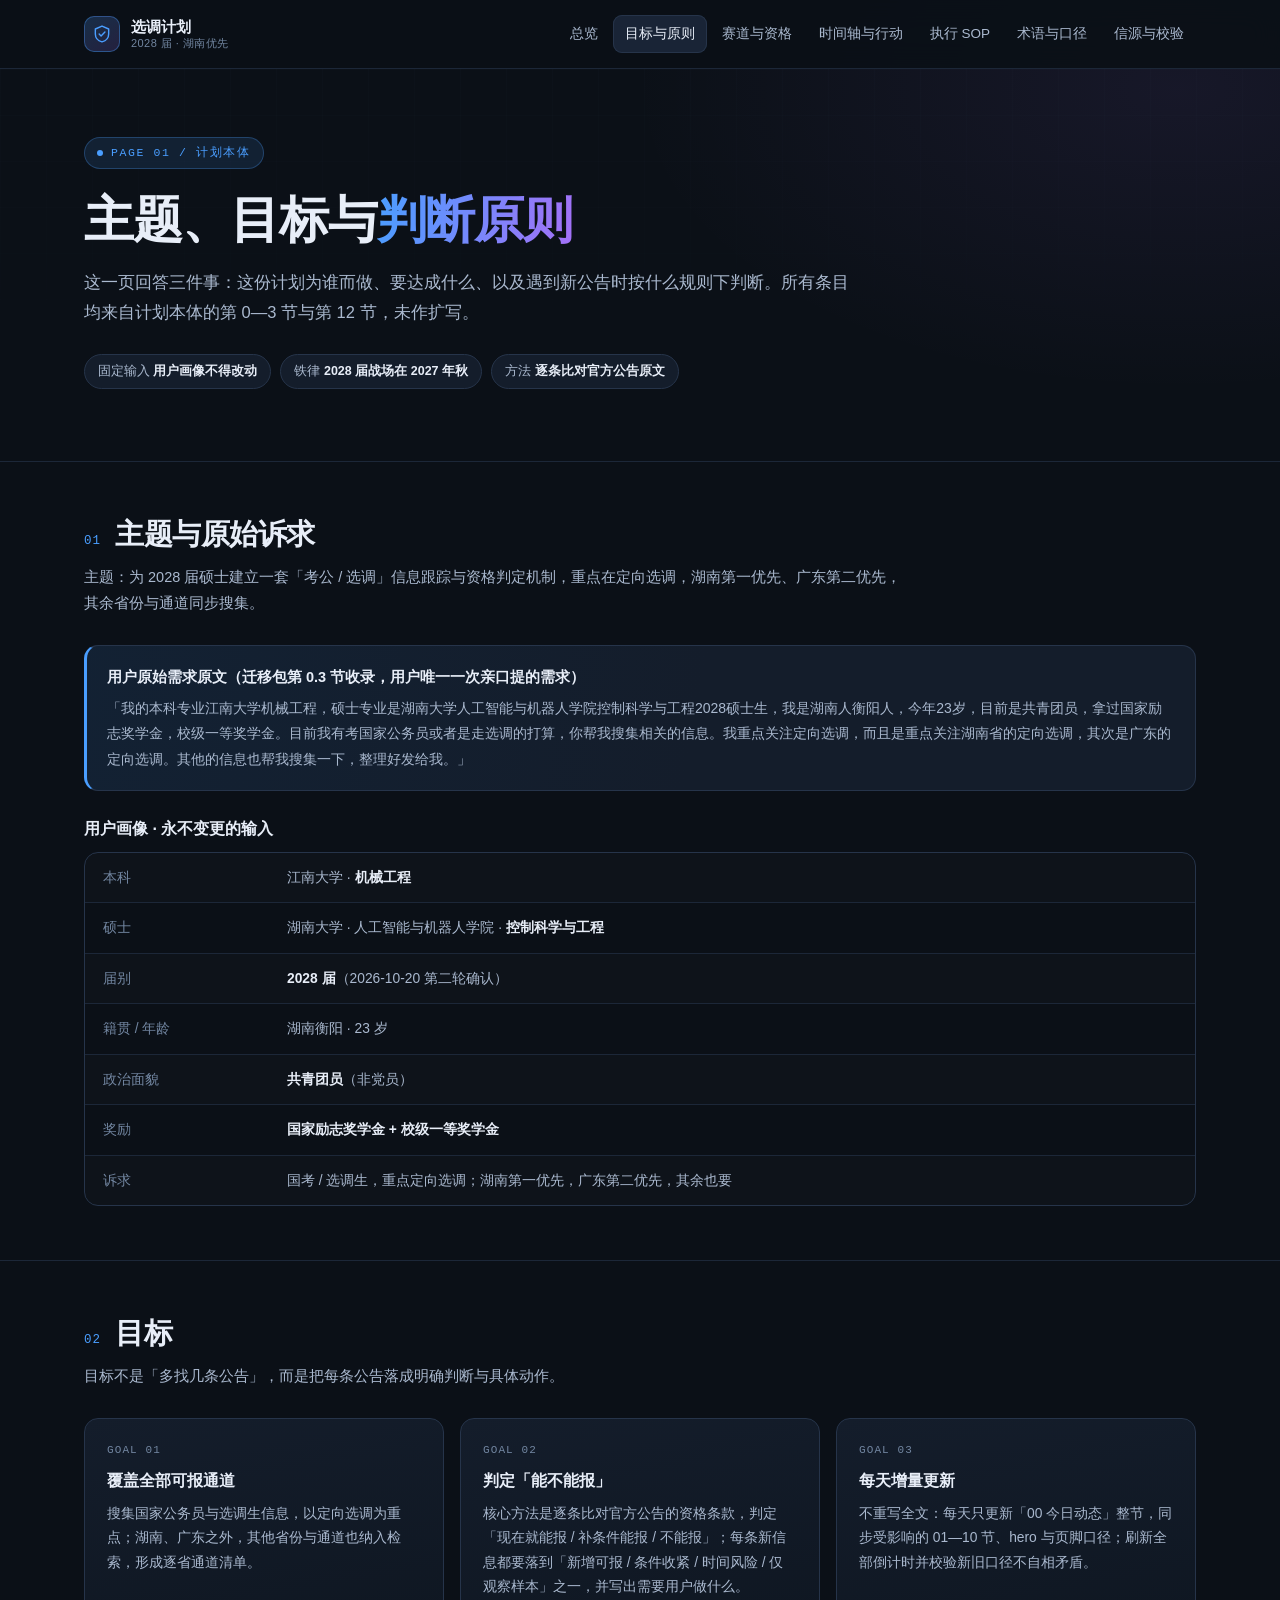
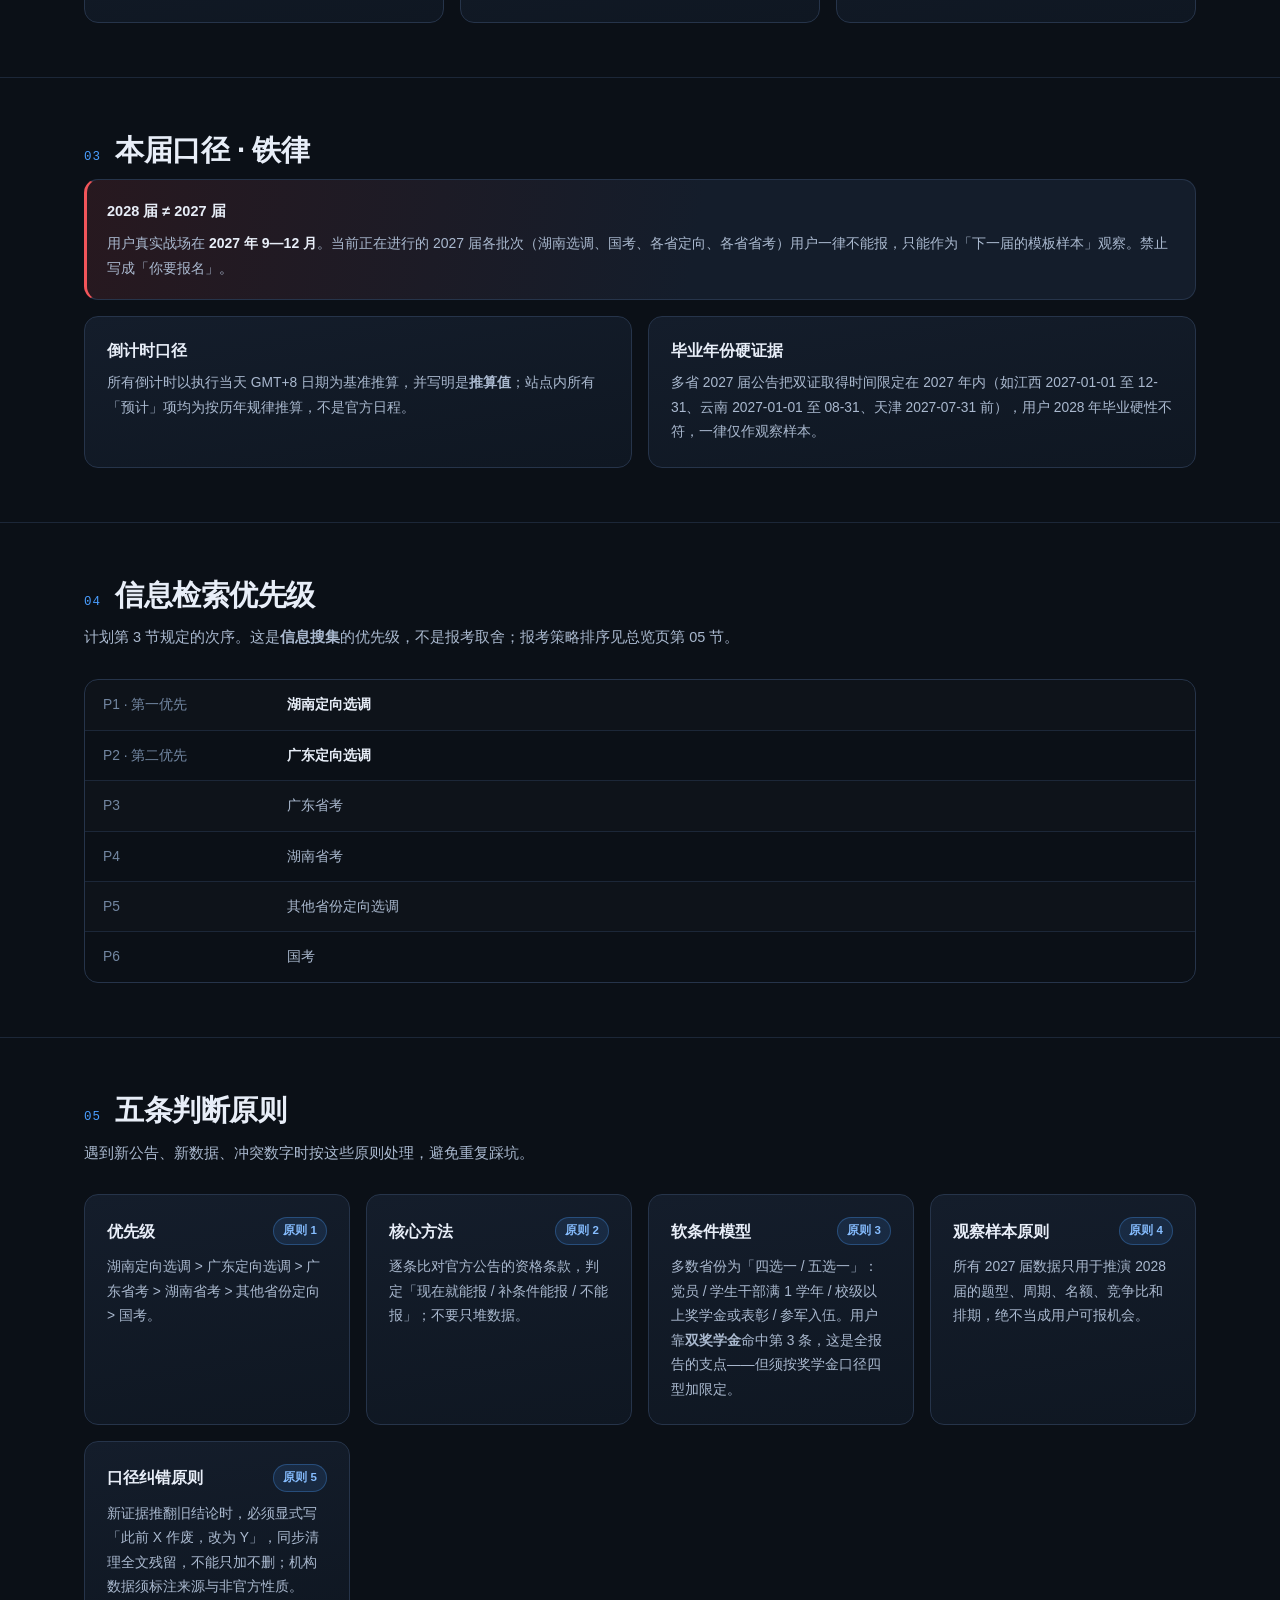
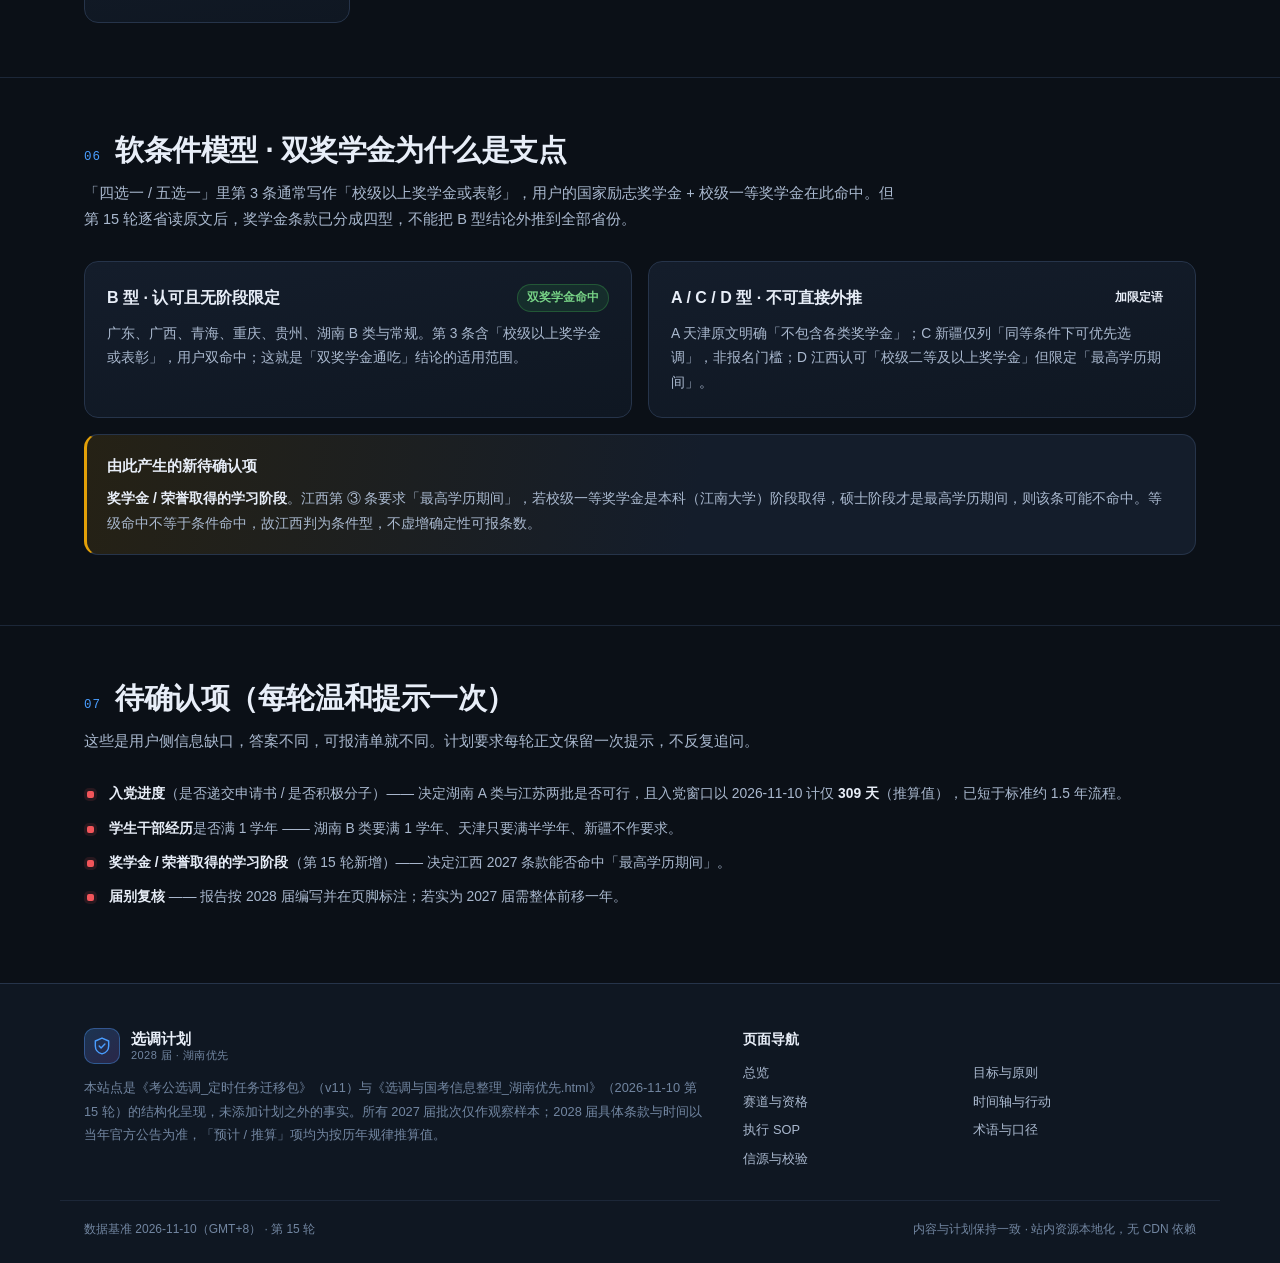
<file: goals.html>
<!DOCTYPE html>
<html lang="zh-CN">
<head>
<meta charset="UTF-8">
<meta name="viewport" content="width=device-width, initial-scale=1">
<meta name="description" content="计划的主题、用户画像、目标与判断原则：优先级、核心方法、软条件模型、观察样本原则、口径纠错原则。">
<meta name="theme-color" content="#0b1017">
<title>目标与原则 · 考公选调 2028 届行动计划</title>
<link rel="stylesheet" href="assets/css/style.css">
</head>
<body>

<header class="site-header">
  <div class="container header-inner">
    <a class="brand" href="index.html" aria-label="返回总览">
      <span class="brand-mark" aria-hidden="true">
        <svg viewBox="0 0 24 24" fill="none" stroke="currentColor" stroke-width="1.7" stroke-linecap="round" stroke-linejoin="round"><path d="M12 2.5 20 6v6c0 5-3.4 8.2-8 9.5-4.6-1.3-8-4.5-8-9.5V6l8-3.5Z"/><path d="m8.6 12 2.3 2.3 4.6-4.6"/></svg>
      </span>
      <span class="brand-text">选调计划<small>2028 届 · 湖南优先</small></span>
    </a>
    <nav class="nav" aria-label="主导航">
      <a href="index.html">总览</a>
      <a href="goals.html">目标与原则</a>
      <a href="routes.html">赛道与资格</a>
      <a href="timeline.html">时间轴与行动</a>
      <a href="sop.html">执行 SOP</a>
      <a href="glossary.html">术语与口径</a>
      <a href="sources.html">信源与校验</a>
    </nav>
  </div>
  <div class="scroll-progress" id="scrollProgress" aria-hidden="true"></div>
</header>

<main>

<section class="hero">
  <div class="container">
    <span class="eyebrow"><span class="dot"></span> Page 01 / 计划本体</span>
    <h1>主题、目标与<span class="accent">判断原则</span></h1>
    <p class="lead">这一页回答三件事：这份计划为谁而做、要达成什么、以及遇到新公告时按什么规则下判断。所有条目均来自计划本体的第 0—3 节与第 12 节，未作扩写。</p>
    <div class="chips">
      <span class="chip">固定输入 <b>用户画像不得改动</b></span>
      <span class="chip">铁律 <b>2028 届战场在 2027 年秋</b></span>
      <span class="chip">方法 <b>逐条比对官方公告原文</b></span>
    </div>
  </div>
</section>

<section class="section" id="theme">
  <div class="container">
    <div class="section-head"><span class="section-num">01</span><h2>主题与原始诉求</h2></div>
    <p class="section-desc">主题：为 2028 届硕士建立一套「考公 / 选调」信息跟踪与资格判定机制，重点在定向选调，湖南第一优先、广东第二优先，其余省份与通道同步搜集。</p>
    <div class="alert blue">
      <span class="alert-title">用户原始需求原文（迁移包第 0.3 节收录，用户唯一一次亲口提的需求）</span>
      「我的本科专业江南大学机械工程，硕士专业是湖南大学人工智能与机器人学院控制科学与工程2028硕士生，我是湖南人衡阳人，今年23岁，目前是共青团员，拿过国家励志奖学金，校级一等奖学金。目前我有考国家公务员或者是走选调的打算，你帮我搜集相关的信息。我重点关注定向选调，而且是重点关注湖南省的定向选调，其次是广东的定向选调。其他的信息也帮我搜集一下，整理好发给我。」
    </div>
    <h3 style="margin-top:26px">用户画像 · 永不变更的输入</h3>
    <div class="kv" style="margin-top:12px">
      <div class="kv-item"><div class="k">本科</div><div class="v">江南大学 · <strong>机械工程</strong></div></div>
      <div class="kv-item"><div class="k">硕士</div><div class="v">湖南大学 · 人工智能与机器人学院 · <strong>控制科学与工程</strong></div></div>
      <div class="kv-item"><div class="k">届别</div><div class="v"><strong>2028 届</strong>（2026-10-20 第二轮确认）</div></div>
      <div class="kv-item"><div class="k">籍贯 / 年龄</div><div class="v">湖南衡阳 · 23 岁</div></div>
      <div class="kv-item"><div class="k">政治面貌</div><div class="v"><strong>共青团员</strong>（非党员）</div></div>
      <div class="kv-item"><div class="k">奖励</div><div class="v"><strong>国家励志奖学金 + 校级一等奖学金</strong></div></div>
      <div class="kv-item"><div class="k">诉求</div><div class="v">国考 / 选调生，重点定向选调；湖南第一优先，广东第二优先，其余也要</div></div>
    </div>
  </div>
</section>

<section class="section" id="goals">
  <div class="container">
    <div class="section-head"><span class="section-num">02</span><h2>目标</h2></div>
    <p class="section-desc">目标不是「多找几条公告」，而是把每条公告落成明确判断与具体动作。</p>
    <div class="grid">
      <div class="card"><div class="kicker">Goal 01</div><h3>覆盖全部可报通道</h3><p>搜集国家公务员与选调生信息，以定向选调为重点；湖南、广东之外，其他省份与通道也纳入检索，形成逐省通道清单。</p></div>
      <div class="card"><div class="kicker">Goal 02</div><h3>判定「能不能报」</h3><p>核心方法是逐条比对官方公告的资格条款，判定「现在就能报 / 补条件能报 / 不能报」；每条新信息都要落到「新增可报 / 条件收紧 / 时间风险 / 仅观察样本」之一，并写出需要用户做什么。</p></div>
      <div class="card"><div class="kicker">Goal 03</div><h3>每天增量更新</h3><p>不重写全文：每天只更新「00 今日动态」整节，同步受影响的 01—10 节、hero 与页脚口径；刷新全部倒计时并校验新旧口径不自相矛盾。</p></div>
    </div>
  </div>
</section>

<section class="section" id="ironrule">
  <div class="container">
    <div class="section-head"><span class="section-num">03</span><h2>本届口径 · 铁律</h2></div>
    <div class="alert red">
      <span class="alert-title">2028 届 ≠ 2027 届</span>
      用户真实战场在 <strong>2027 年 9—12 月</strong>。当前正在进行的 2027 届各批次（湖南选调、国考、各省定向、各省省考）用户一律不能报，只能作为「下一届的模板样本」观察。禁止写成「你要报名」。
    </div>
    <div class="grid-2">
      <div class="card"><h3>倒计时口径</h3><p>所有倒计时以执行当天 GMT+8 日期为基准推算，并写明是<strong>推算值</strong>；站点内所有「预计」项均为按历年规律推算，不是官方日程。</p></div>
      <div class="card"><h3>毕业年份硬证据</h3><p>多省 2027 届公告把双证取得时间限定在 2027 年内（如江西 2027-01-01 至 12-31、云南 2027-01-01 至 08-31、天津 2027-07-31 前），用户 2028 年毕业硬性不符，一律仅作观察样本。</p></div>
    </div>
  </div>
</section>

<section class="section" id="priority">
  <div class="container">
    <div class="section-head"><span class="section-num">04</span><h2>信息检索优先级</h2></div>
    <p class="section-desc">计划第 3 节规定的次序。这是<strong>信息搜集</strong>的优先级，不是报考取舍；报考策略排序见总览页第 05 节。</p>
    <div class="kv">
      <div class="kv-item"><div class="k">P1 · 第一优先</div><div class="v"><strong>湖南定向选调</strong></div></div>
      <div class="kv-item"><div class="k">P2 · 第二优先</div><div class="v"><strong>广东定向选调</strong></div></div>
      <div class="kv-item"><div class="k">P3</div><div class="v">广东省考</div></div>
      <div class="kv-item"><div class="k">P4</div><div class="v">湖南省考</div></div>
      <div class="kv-item"><div class="k">P5</div><div class="v">其他省份定向选调</div></div>
      <div class="kv-item"><div class="k">P6</div><div class="v">国考</div></div>
    </div>
  </div>
</section>

<section class="section" id="principles">
  <div class="container">
    <div class="section-head"><span class="section-num">05</span><h2>五条判断原则</h2></div>
    <p class="section-desc">遇到新公告、新数据、冲突数字时按这些原则处理，避免重复踩坑。</p>
    <div class="grid">
      <div class="card"><div class="card-head"><h3>优先级</h3><span class="badge info">原则 1</span></div><p>湖南定向选调 &gt; 广东定向选调 &gt; 广东省考 &gt; 湖南省考 &gt; 其他省份定向 &gt; 国考。</p></div>
      <div class="card"><div class="card-head"><h3>核心方法</h3><span class="badge info">原则 2</span></div><p>逐条比对官方公告的资格条款，判定「现在就能报 / 补条件能报 / 不能报」；不要只堆数据。</p></div>
      <div class="card"><div class="card-head"><h3>软条件模型</h3><span class="badge info">原则 3</span></div><p>多数省份为「四选一 / 五选一」：党员 / 学生干部满 1 学年 / 校级以上奖学金或表彰 / 参军入伍。用户靠<strong>双奖学金</strong>命中第 3 条，这是全报告的支点——但须按奖学金口径四型加限定。</p></div>
      <div class="card"><div class="card-head"><h3>观察样本原则</h3><span class="badge info">原则 4</span></div><p>所有 2027 届数据只用于推演 2028 届的题型、周期、名额、竞争比和排期，绝不当成用户可报机会。</p></div>
      <div class="card"><div class="card-head"><h3>口径纠错原则</h3><span class="badge info">原则 5</span></div><p>新证据推翻旧结论时，必须显式写「此前 X 作废，改为 Y」，同步清理全文残留，不能只加不删；机构数据须标注来源与非官方性质。</p></div>
    </div>
  </div>
</section>

<section class="section" id="soft">
  <div class="container">
    <div class="section-head"><span class="section-num">06</span><h2>软条件模型 · 双奖学金为什么是支点</h2></div>
    <p class="section-desc">「四选一 / 五选一」里第 3 条通常写作「校级以上奖学金或表彰」，用户的国家励志奖学金 + 校级一等奖学金在此命中。但第 15 轮逐省读原文后，奖学金条款已分成四型，不能把 B 型结论外推到全部省份。</p>
    <div class="grid-2">
      <div class="card"><div class="card-head"><h3>B 型 · 认可且无阶段限定</h3><span class="badge ok">双奖学金命中</span></div><p>广东、广西、青海、重庆、贵州、湖南 B 类与常规。第 3 条含「校级以上奖学金或表彰」，用户双命中；这就是「双奖学金通吃」结论的适用范围。</p></div>
      <div class="card"><div class="card-head"><h3>A / C / D 型 · 不可直接外推</h3><span class="badge amber">加限定语</span></div><p>A 天津原文明确「不包含各类奖学金」；C 新疆仅列「同等条件下可优先选调」，非报名门槛；D 江西认可「校级二等及以上奖学金」但限定「最高学历期间」。</p></div>
    </div>
    <div class="alert amber" style="margin-top:16px">
      <span class="alert-title">由此产生的新待确认项</span>
      <strong>奖学金 / 荣誉取得的学习阶段</strong>。江西第 ③ 条要求「最高学历期间」，若校级一等奖学金是本科（江南大学）阶段取得，硕士阶段才是最高学历期间，则该条可能不命中。等级命中不等于条件命中，故江西判为条件型，不虚增确定性可报条数。
    </div>
  </div>
</section>

<section class="section" id="pending">
  <div class="container">
    <div class="section-head"><span class="section-num">07</span><h2>待确认项（每轮温和提示一次）</h2></div>
    <p class="section-desc">这些是用户侧信息缺口，答案不同，可报清单就不同。计划要求每轮正文保留一次提示，不反复追问。</p>
    <ul class="check-list warn">
      <li><strong>入党进度</strong>（是否递交申请书 / 是否积极分子）—— 决定湖南 A 类与江苏两批是否可行，且入党窗口以 2026-11-10 计仅 <strong>309 天</strong>（推算值），已短于标准约 1.5 年流程。</li>
      <li><strong>学生干部经历</strong>是否满 1 学年 —— 湖南 B 类要满 1 学年、天津只要满半学年、新疆不作要求。</li>
      <li><strong>奖学金 / 荣誉取得的学习阶段</strong>（第 15 轮新增）—— 决定江西 2027 条款能否命中「最高学历期间」。</li>
      <li><strong>届别复核</strong> —— 报告按 2028 届编写并在页脚标注；若实为 2027 届需整体前移一年。</li>
    </ul>
  </div>
</section>

</main>

<footer class="site-footer">
  <div class="container footer-inner">
    <div class="footer-brand">
      <a class="brand" href="index.html">
        <span class="brand-mark" aria-hidden="true">
          <svg viewBox="0 0 24 24" fill="none" stroke="currentColor" stroke-width="1.7" stroke-linecap="round" stroke-linejoin="round"><path d="M12 2.5 20 6v6c0 5-3.4 8.2-8 9.5-4.6-1.3-8-4.5-8-9.5V6l8-3.5Z"/><path d="m8.6 12 2.3 2.3 4.6-4.6"/></svg>
        </span>
        <span class="brand-text">选调计划<small>2028 届 · 湖南优先</small></span>
      </a>
      <p class="footer-note">本站点是《考公选调_定时任务迁移包》（v11）与《选调与国考信息整理_湖南优先.html》（2026-11-10 第 15 轮）的结构化呈现，未添加计划之外的事实。所有 2027 届批次仅作观察样本；2028 届具体条款与时间以当年官方公告为准，「预计 / 推算」项均为按历年规律推算值。</p>
    </div>
    <div>
      <h4 style="color:var(--text);margin:0 0 10px">页面导航</h4>
      <div class="footer-links">
        <a href="index.html">总览</a>
        <a href="goals.html">目标与原则</a>
        <a href="routes.html">赛道与资格</a>
        <a href="timeline.html">时间轴与行动</a>
        <a href="sop.html">执行 SOP</a>
        <a href="glossary.html">术语与口径</a>
        <a href="sources.html">信源与校验</a>
      </div>
    </div>
  </div>
  <div class="container footer-bottom">
    <span>数据基准 2026-11-10（GMT+8） · 第 15 轮</span>
    <span>内容与计划保持一致 · 站内资源本地化，无 CDN 依赖</span>
  </div>
</footer>
<button class="to-top" id="toTop" type="button" aria-label="回到顶部">↑</button>
<script src="assets/js/main.js" defer></script>
</body>
</html>
</file>
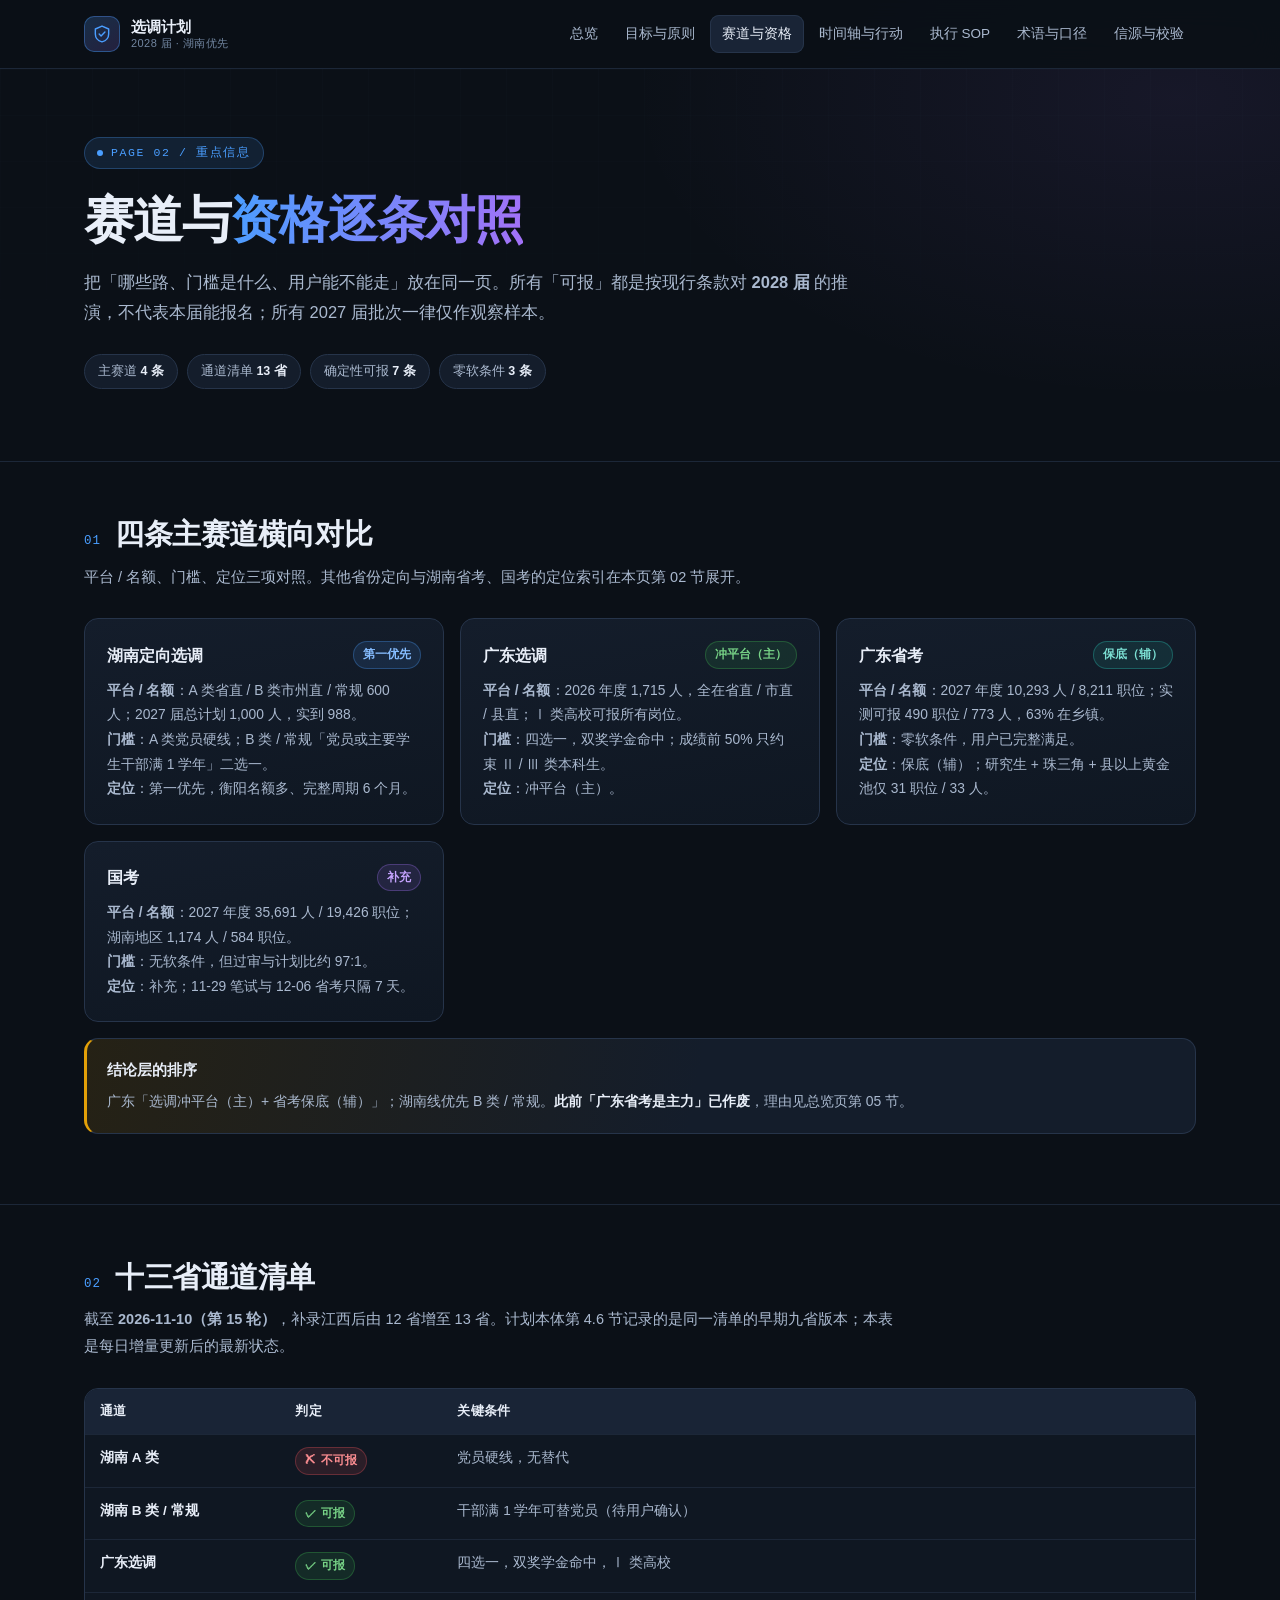
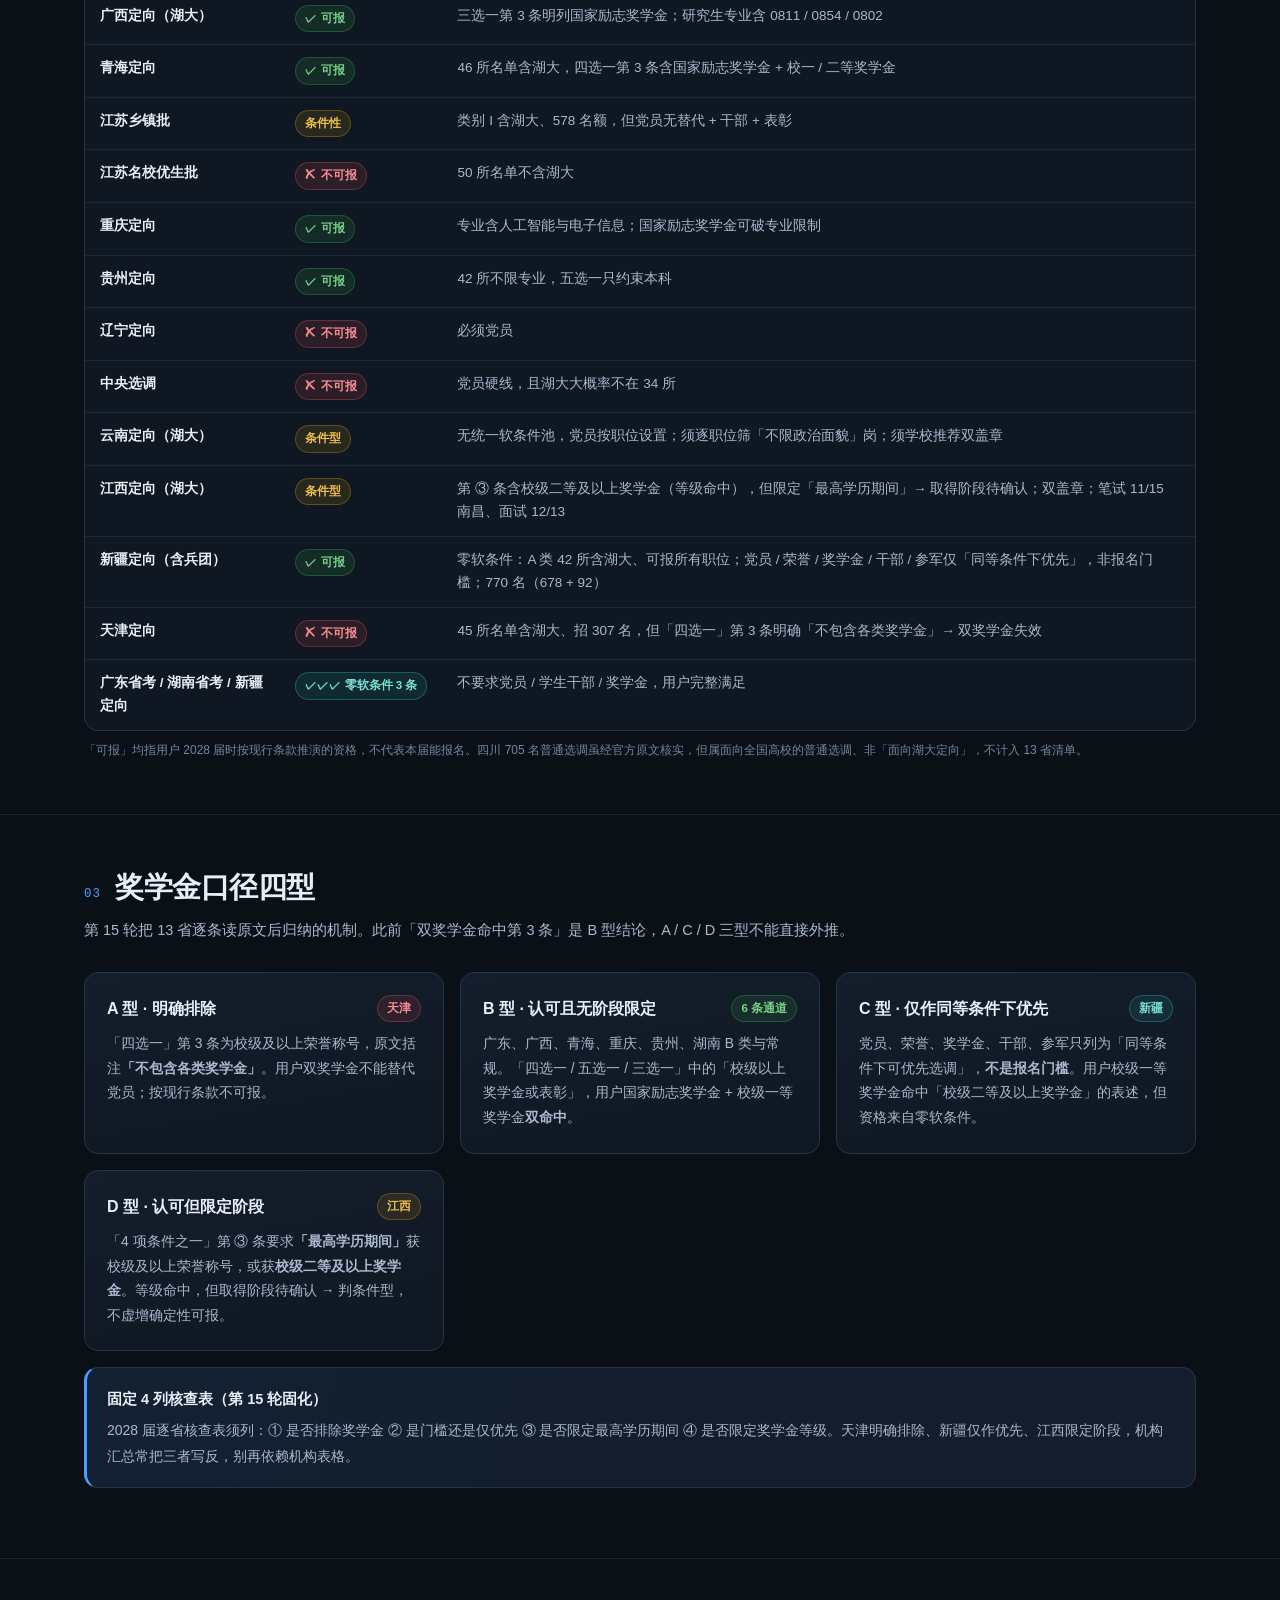
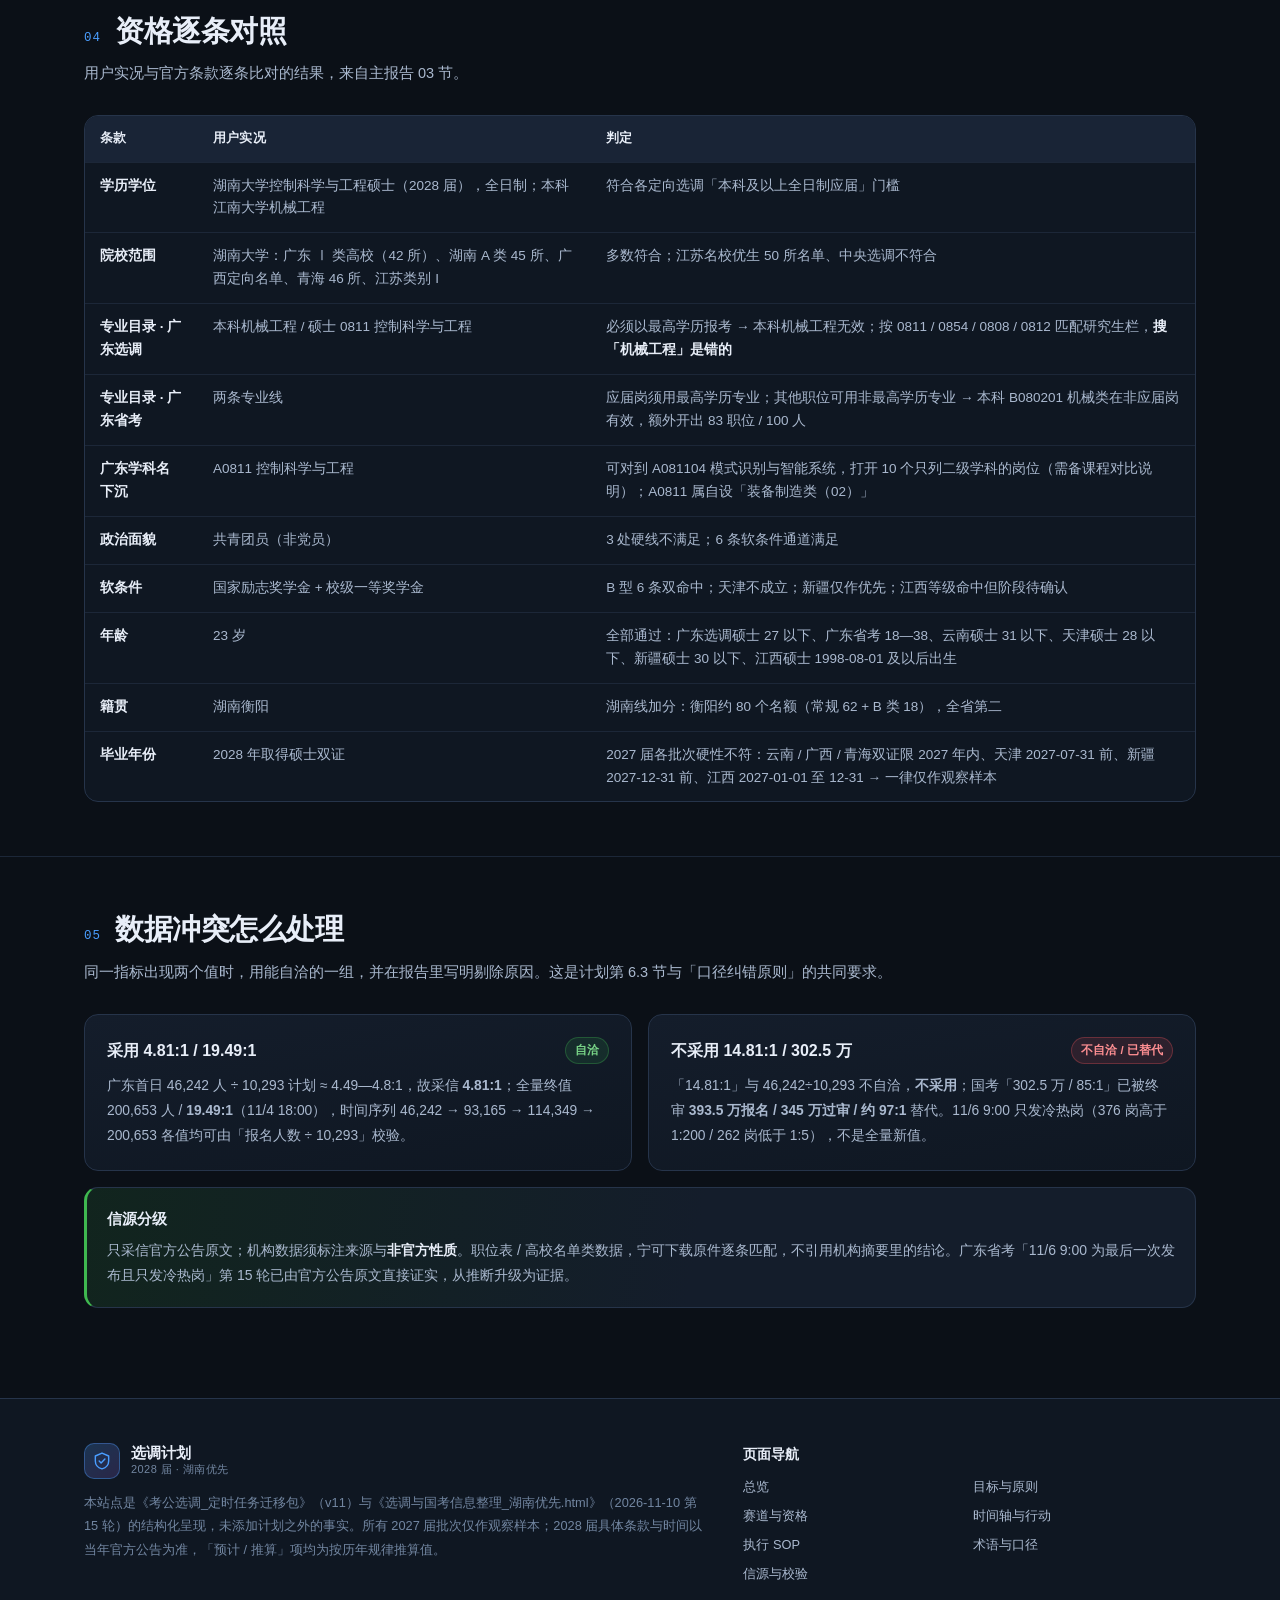
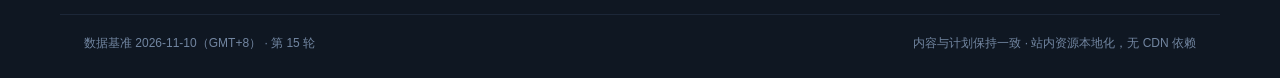
<file: routes.html>
<!DOCTYPE html>
<html lang="zh-CN">
<head>
<meta charset="UTF-8">
<meta name="viewport" content="width=device-width, initial-scale=1">
<meta name="description" content="四条主赛道横向对比、13 省通道清单、奖学金口径四型、资格逐条对照、专业目录规则与数据冲突处理。">
<meta name="theme-color" content="#0b1017">
<title>赛道与资格 · 考公选调 2028 届行动计划</title>
<link rel="stylesheet" href="assets/css/style.css">
</head>
<body>

<header class="site-header">
  <div class="container header-inner">
    <a class="brand" href="index.html" aria-label="返回总览">
      <span class="brand-mark" aria-hidden="true">
        <svg viewBox="0 0 24 24" fill="none" stroke="currentColor" stroke-width="1.7" stroke-linecap="round" stroke-linejoin="round"><path d="M12 2.5 20 6v6c0 5-3.4 8.2-8 9.5-4.6-1.3-8-4.5-8-9.5V6l8-3.5Z"/><path d="m8.6 12 2.3 2.3 4.6-4.6"/></svg>
      </span>
      <span class="brand-text">选调计划<small>2028 届 · 湖南优先</small></span>
    </a>
    <nav class="nav" aria-label="主导航">
      <a href="index.html">总览</a>
      <a href="goals.html">目标与原则</a>
      <a href="routes.html">赛道与资格</a>
      <a href="timeline.html">时间轴与行动</a>
      <a href="sop.html">执行 SOP</a>
      <a href="glossary.html">术语与口径</a>
      <a href="sources.html">信源与校验</a>
    </nav>
  </div>
  <div class="scroll-progress" id="scrollProgress" aria-hidden="true"></div>
</header>

<main>

<section class="hero">
  <div class="container">
    <span class="eyebrow"><span class="dot"></span> Page 02 / 重点信息</span>
    <h1>赛道与<span class="accent">资格逐条对照</span></h1>
    <p class="lead">把「哪些路、门槛是什么、用户能不能走」放在同一页。所有「可报」都是按现行条款对 <strong>2028 届</strong> 的推演，不代表本届能报名；所有 2027 届批次一律仅作观察样本。</p>
    <div class="chips">
      <span class="chip">主赛道 <b>4 条</b></span>
      <span class="chip">通道清单 <b>13 省</b></span>
      <span class="chip">确定性可报 <b>7 条</b></span>
      <span class="chip">零软条件 <b>3 条</b></span>
    </div>
  </div>
</section>

<section class="section" id="four">
  <div class="container">
    <div class="section-head"><span class="section-num">01</span><h2>四条主赛道横向对比</h2></div>
    <p class="section-desc">平台 / 名额、门槛、定位三项对照。其他省份定向与湖南省考、国考的定位索引在本页第 02 节展开。</p>
    <div class="grid-2">
      <div class="card">
        <div class="card-head"><h3>湖南定向选调</h3><span class="badge info">第一优先</span></div>
        <p><strong>平台 / 名额</strong>：A 类省直 / B 类市州直 / 常规 600 人；2027 届总计划 1,000 人，实到 988。<br>
        <strong>门槛</strong>：A 类党员硬线；B 类 / 常规「党员或主要学生干部满 1 学年」二选一。<br>
        <strong>定位</strong>：第一优先，衡阳名额多、完整周期 6 个月。</p>
      </div>
      <div class="card">
        <div class="card-head"><h3>广东选调</h3><span class="badge ok">冲平台（主）</span></div>
        <p><strong>平台 / 名额</strong>：2026 年度 1,715 人，全在省直 / 市直 / 县直；Ⅰ 类高校可报所有岗位。<br>
        <strong>门槛</strong>：四选一，双奖学金命中；成绩前 50% 只约束 Ⅱ / Ⅲ 类本科生。<br>
        <strong>定位</strong>：冲平台（主）。</p>
      </div>
      <div class="card">
        <div class="card-head"><h3>广东省考</h3><span class="badge teal">保底（辅）</span></div>
        <p><strong>平台 / 名额</strong>：2027 年度 10,293 人 / 8,211 职位；实测可报 490 职位 / 773 人，63% 在乡镇。<br>
        <strong>门槛</strong>：零软条件，用户已完整满足。<br>
        <strong>定位</strong>：保底（辅）；研究生 + 珠三角 + 县以上黄金池仅 31 职位 / 33 人。</p>
      </div>
      <div class="card">
        <div class="card-head"><h3>国考</h3><span class="badge purple">补充</span></div>
        <p><strong>平台 / 名额</strong>：2027 年度 35,691 人 / 19,426 职位；湖南地区 1,174 人 / 584 职位。<br>
        <strong>门槛</strong>：无软条件，但过审与计划比约 97:1。<br>
        <strong>定位</strong>：补充；11-29 笔试与 12-06 省考只隔 7 天。</p>
      </div>
    </div>
    <div class="alert amber" style="margin-top:16px">
      <span class="alert-title">结论层的排序</span>
      广东「选调冲平台（主）+ 省考保底（辅）」；湖南线优先 B 类 / 常规。<strong>此前「广东省考是主力」已作废</strong>，理由见总览页第 05 节。
    </div>
  </div>
</section>

<section class="section" id="provinces">
  <div class="container">
    <div class="section-head"><span class="section-num">02</span><h2>十三省通道清单</h2></div>
    <p class="section-desc">截至 <strong>2026-11-10（第 15 轮）</strong>，补录江西后由 12 省增至 13 省。计划本体第 4.6 节记录的是同一清单的早期九省版本；本表是每日增量更新后的最新状态。</p>
    <div class="table-wrap">
      <table>
        <thead><tr><th>通道</th><th>判定</th><th>关键条件</th></tr></thead>
        <tbody>
          <tr><td><strong>湖南 A 类</strong></td><td><span class="badge no">✗ 不可报</span></td><td>党员硬线，无替代</td></tr>
          <tr><td><strong>湖南 B 类 / 常规</strong></td><td><span class="badge ok">✓ 可报</span></td><td>干部满 1 学年可替党员（待用户确认）</td></tr>
          <tr><td><strong>广东选调</strong></td><td><span class="badge ok">✓ 可报</span></td><td>四选一，双奖学金命中，Ⅰ 类高校</td></tr>
          <tr><td><strong>广西定向（湖大）</strong></td><td><span class="badge ok">✓ 可报</span></td><td>三选一第 3 条明列国家励志奖学金；研究生专业含 0811 / 0854 / 0802</td></tr>
          <tr><td><strong>青海定向</strong></td><td><span class="badge ok">✓ 可报</span></td><td>46 所名单含湖大，四选一第 3 条含国家励志奖学金 + 校一 / 二等奖学金</td></tr>
          <tr><td><strong>江苏乡镇批</strong></td><td><span class="badge maybe">条件性</span></td><td>类别 I 含湖大、578 名额，但党员无替代 + 干部 + 表彰</td></tr>
          <tr><td><strong>江苏名校优生批</strong></td><td><span class="badge no">✗ 不可报</span></td><td>50 所名单不含湖大</td></tr>
          <tr><td><strong>重庆定向</strong></td><td><span class="badge ok">✓ 可报</span></td><td>专业含人工智能与电子信息；国家励志奖学金可破专业限制</td></tr>
          <tr><td><strong>贵州定向</strong></td><td><span class="badge ok">✓ 可报</span></td><td>42 所不限专业，五选一只约束本科</td></tr>
          <tr><td><strong>辽宁定向</strong></td><td><span class="badge no">✗ 不可报</span></td><td>必须党员</td></tr>
          <tr><td><strong>中央选调</strong></td><td><span class="badge no">✗ 不可报</span></td><td>党员硬线，且湖大大概率不在 34 所</td></tr>
          <tr><td><strong>云南定向（湖大）</strong></td><td><span class="badge maybe">条件型</span></td><td>无统一软条件池，党员按职位设置；须逐职位筛「不限政治面貌」岗；须学校推荐双盖章</td></tr>
          <tr><td><strong>江西定向（湖大）</strong></td><td><span class="badge maybe">条件型</span></td><td>第 ③ 条含校级二等及以上奖学金（等级命中），但限定「最高学历期间」→ 取得阶段待确认；双盖章；笔试 11/15 南昌、面试 12/13</td></tr>
          <tr><td><strong>新疆定向（含兵团）</strong></td><td><span class="badge ok">✓ 可报</span></td><td>零软条件：A 类 42 所含湖大、可报所有职位；党员 / 荣誉 / 奖学金 / 干部 / 参军仅「同等条件下优先」，非报名门槛；770 名（678 + 92）</td></tr>
          <tr><td><strong>天津定向</strong></td><td><span class="badge no">✗ 不可报</span></td><td>45 所名单含湖大、招 307 名，但「四选一」第 3 条明确「不包含各类奖学金」→ 双奖学金失效</td></tr>
          <tr><td><strong>广东省考 / 湖南省考 / 新疆定向</strong></td><td><span class="badge teal">✓✓✓ 零软条件 3 条</span></td><td>不要求党员 / 学生干部 / 奖学金，用户完整满足</td></tr>
        </tbody>
      </table>
    </div>
    <p class="table-caption">「可报」均指用户 2028 届时按现行条款推演的资格，不代表本届能报名。四川 705 名普通选调虽经官方原文核实，但属面向全国高校的普通选调、非「面向湖大定向」，不计入 13 省清单。</p>
  </div>
</section>

<section class="section" id="fourtypes">
  <div class="container">
    <div class="section-head"><span class="section-num">03</span><h2>奖学金口径四型</h2></div>
    <p class="section-desc">第 15 轮把 13 省逐条读原文后归纳的机制。此前「双奖学金命中第 3 条」是 B 型结论，A / C / D 三型不能直接外推。</p>
    <div class="grid-2">
      <div class="card"><div class="card-head"><h3>A 型 · 明确排除</h3><span class="badge no">天津</span></div><p>「四选一」第 3 条为校级及以上荣誉称号，原文括注<strong>「不包含各类奖学金」</strong>。用户双奖学金不能替代党员；按现行条款不可报。</p></div>
      <div class="card"><div class="card-head"><h3>B 型 · 认可且无阶段限定</h3><span class="badge ok">6 条通道</span></div><p>广东、广西、青海、重庆、贵州、湖南 B 类与常规。「四选一 / 五选一 / 三选一」中的「校级以上奖学金或表彰」，用户国家励志奖学金 + 校级一等奖学金<strong>双命中</strong>。</p></div>
      <div class="card"><div class="card-head"><h3>C 型 · 仅作同等条件下优先</h3><span class="badge teal">新疆</span></div><p>党员、荣誉、奖学金、干部、参军只列为「同等条件下可优先选调」，<strong>不是报名门槛</strong>。用户校级一等奖学金命中「校级二等及以上奖学金」的表述，但资格来自零软条件。</p></div>
      <div class="card"><div class="card-head"><h3>D 型 · 认可但限定阶段</h3><span class="badge maybe">江西</span></div><p>「4 项条件之一」第 ③ 条要求<strong>「最高学历期间」</strong>获校级及以上荣誉称号，或获<strong>校级二等及以上奖学金</strong>。等级命中，但取得阶段待确认 → 判条件型，不虚增确定性可报。</p></div>
    </div>
    <div class="alert blue" style="margin-top:16px">
      <span class="alert-title">固定 4 列核查表（第 15 轮固化）</span>
      2028 届逐省核查表须列：① 是否排除奖学金 ② 是门槛还是仅优先 ③ 是否限定最高学历期间 ④ 是否限定奖学金等级。天津明确排除、新疆仅作优先、江西限定阶段，机构汇总常把三者写反，别再依赖机构表格。
    </div>
  </div>
</section>

<section class="section" id="match">
  <div class="container">
    <div class="section-head"><span class="section-num">04</span><h2>资格逐条对照</h2></div>
    <p class="section-desc">用户实况与官方条款逐条比对的结果，来自主报告 03 节。</p>
    <div class="table-wrap">
      <table>
        <thead><tr><th>条款</th><th>用户实况</th><th>判定</th></tr></thead>
        <tbody>
          <tr><td><strong>学历学位</strong></td><td>湖南大学控制科学与工程硕士（2028 届），全日制；本科江南大学机械工程</td><td>符合各定向选调「本科及以上全日制应届」门槛</td></tr>
          <tr><td><strong>院校范围</strong></td><td>湖南大学：广东 Ⅰ 类高校（42 所）、湖南 A 类 45 所、广西定向名单、青海 46 所、江苏类别 I</td><td>多数符合；江苏名校优生 50 所名单、中央选调不符合</td></tr>
          <tr><td><strong>专业目录 · 广东选调</strong></td><td>本科机械工程 / 硕士 0811 控制科学与工程</td><td>必须以最高学历报考 → 本科机械工程无效；按 0811 / 0854 / 0808 / 0812 匹配研究生栏，<strong>搜「机械工程」是错的</strong></td></tr>
          <tr><td><strong>专业目录 · 广东省考</strong></td><td>两条专业线</td><td>应届岗须用最高学历专业；其他职位可用非最高学历专业 → 本科 B080201 机械类在非应届岗有效，额外开出 83 职位 / 100 人</td></tr>
          <tr><td><strong>广东学科名下沉</strong></td><td>A0811 控制科学与工程</td><td>可对到 A081104 模式识别与智能系统，打开 10 个只列二级学科的岗位（需备课程对比说明）；A0811 属自设「装备制造类（02）」</td></tr>
          <tr><td><strong>政治面貌</strong></td><td>共青团员（非党员）</td><td>3 处硬线不满足；6 条软条件通道满足</td></tr>
          <tr><td><strong>软条件</strong></td><td>国家励志奖学金 + 校级一等奖学金</td><td>B 型 6 条双命中；天津不成立；新疆仅作优先；江西等级命中但阶段待确认</td></tr>
          <tr><td><strong>年龄</strong></td><td>23 岁</td><td>全部通过：广东选调硕士 27 以下、广东省考 18—38、云南硕士 31 以下、天津硕士 28 以下、新疆硕士 30 以下、江西硕士 1998-08-01 及以后出生</td></tr>
          <tr><td><strong>籍贯</strong></td><td>湖南衡阳</td><td>湖南线加分：衡阳约 80 个名额（常规 62 + B 类 18），全省第二</td></tr>
          <tr><td><strong>毕业年份</strong></td><td>2028 年取得硕士双证</td><td>2027 届各批次硬性不符：云南 / 广西 / 青海双证限 2027 年内、天津 2027-07-31 前、新疆 2027-12-31 前、江西 2027-01-01 至 12-31 → 一律仅作观察样本</td></tr>
        </tbody>
      </table>
    </div>
  </div>
</section>

<section class="section" id="conflicts">
  <div class="container">
    <div class="section-head"><span class="section-num">05</span><h2>数据冲突怎么处理</h2></div>
    <p class="section-desc">同一指标出现两个值时，用能自洽的一组，并在报告里写明剔除原因。这是计划第 6.3 节与「口径纠错原则」的共同要求。</p>
    <div class="grid-2">
      <div class="card"><div class="card-head"><h3>采用 4.81:1 / 19.49:1</h3><span class="badge ok">自洽</span></div><p>广东首日 46,242 人 ÷ 10,293 计划 ≈ 4.49—4.8:1，故采信 <strong>4.81:1</strong>；全量终值 200,653 人 / <strong>19.49:1</strong>（11/4 18:00），时间序列 46,242 → 93,165 → 114,349 → 200,653 各值均可由「报名人数 ÷ 10,293」校验。</p></div>
      <div class="card"><div class="card-head"><h3>不采用 14.81:1 / 302.5 万</h3><span class="badge no">不自洽 / 已替代</span></div><p>「14.81:1」与 46,242÷10,293 不自洽，<strong>不采用</strong>；国考「302.5 万 / 85:1」已被终审 <strong>393.5 万报名 / 345 万过审 / 约 97:1</strong> 替代。11/6 9:00 只发冷热岗（376 岗高于 1:200 / 262 岗低于 1:5），不是全量新值。</p></div>
    </div>
    <div class="alert green" style="margin-top:16px">
      <span class="alert-title">信源分级</span>
      只采信官方公告原文；机构数据须标注来源与<strong>非官方性质</strong>。职位表 / 高校名单类数据，宁可下载原件逐条匹配，不引用机构摘要里的结论。广东省考「11/6 9:00 为最后一次发布且只发冷热岗」第 15 轮已由官方公告原文直接证实，从推断升级为证据。
    </div>
  </div>
</section>

</main>

<footer class="site-footer">
  <div class="container footer-inner">
    <div class="footer-brand">
      <a class="brand" href="index.html">
        <span class="brand-mark" aria-hidden="true">
          <svg viewBox="0 0 24 24" fill="none" stroke="currentColor" stroke-width="1.7" stroke-linecap="round" stroke-linejoin="round"><path d="M12 2.5 20 6v6c0 5-3.4 8.2-8 9.5-4.6-1.3-8-4.5-8-9.5V6l8-3.5Z"/><path d="m8.6 12 2.3 2.3 4.6-4.6"/></svg>
        </span>
        <span class="brand-text">选调计划<small>2028 届 · 湖南优先</small></span>
      </a>
      <p class="footer-note">本站点是《考公选调_定时任务迁移包》（v11）与《选调与国考信息整理_湖南优先.html》（2026-11-10 第 15 轮）的结构化呈现，未添加计划之外的事实。所有 2027 届批次仅作观察样本；2028 届具体条款与时间以当年官方公告为准，「预计 / 推算」项均为按历年规律推算值。</p>
    </div>
    <div>
      <h4 style="color:var(--text);margin:0 0 10px">页面导航</h4>
      <div class="footer-links">
        <a href="index.html">总览</a>
        <a href="goals.html">目标与原则</a>
        <a href="routes.html">赛道与资格</a>
        <a href="timeline.html">时间轴与行动</a>
        <a href="sop.html">执行 SOP</a>
        <a href="glossary.html">术语与口径</a>
        <a href="sources.html">信源与校验</a>
      </div>
    </div>
  </div>
  <div class="container footer-bottom">
    <span>数据基准 2026-11-10（GMT+8） · 第 15 轮</span>
    <span>内容与计划保持一致 · 站内资源本地化，无 CDN 依赖</span>
  </div>
</footer>
<button class="to-top" id="toTop" type="button" aria-label="回到顶部">↑</button>
<script src="assets/js/main.js" defer></script>
</body>
</html>
</file>
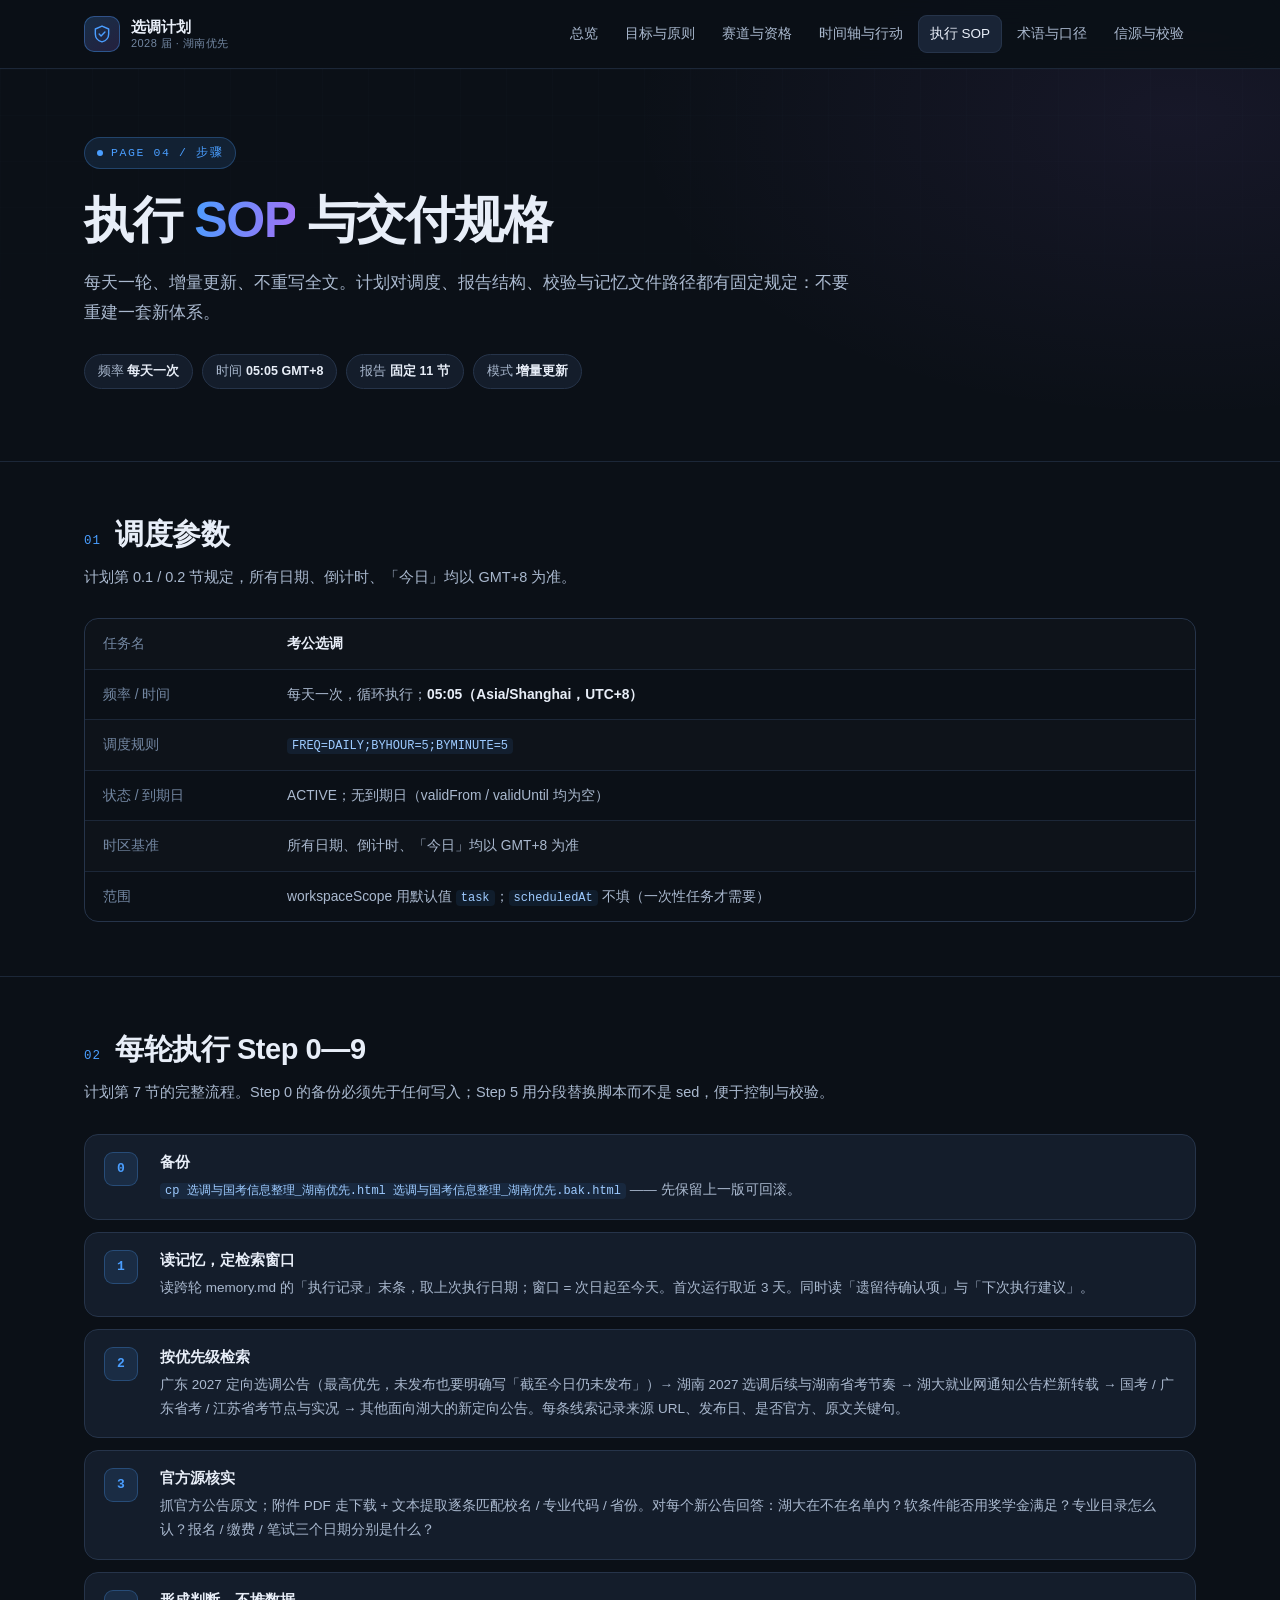
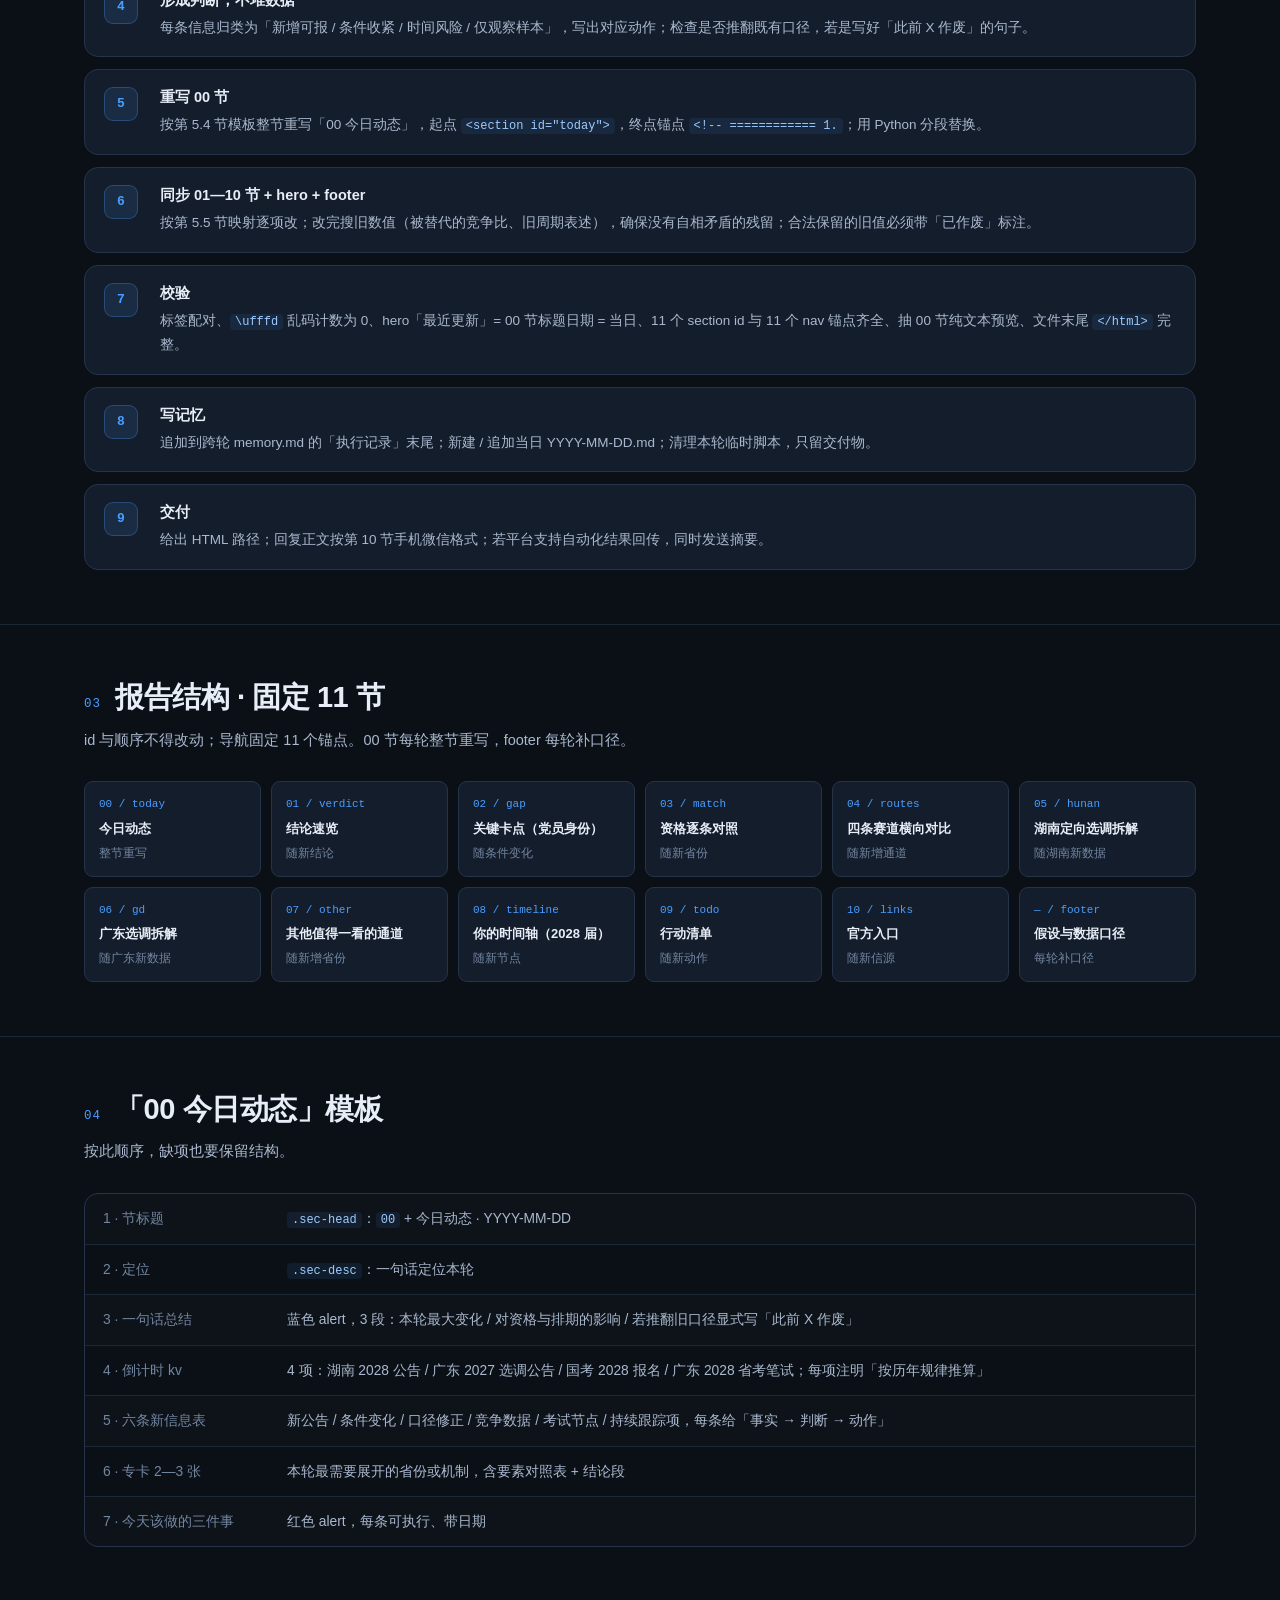
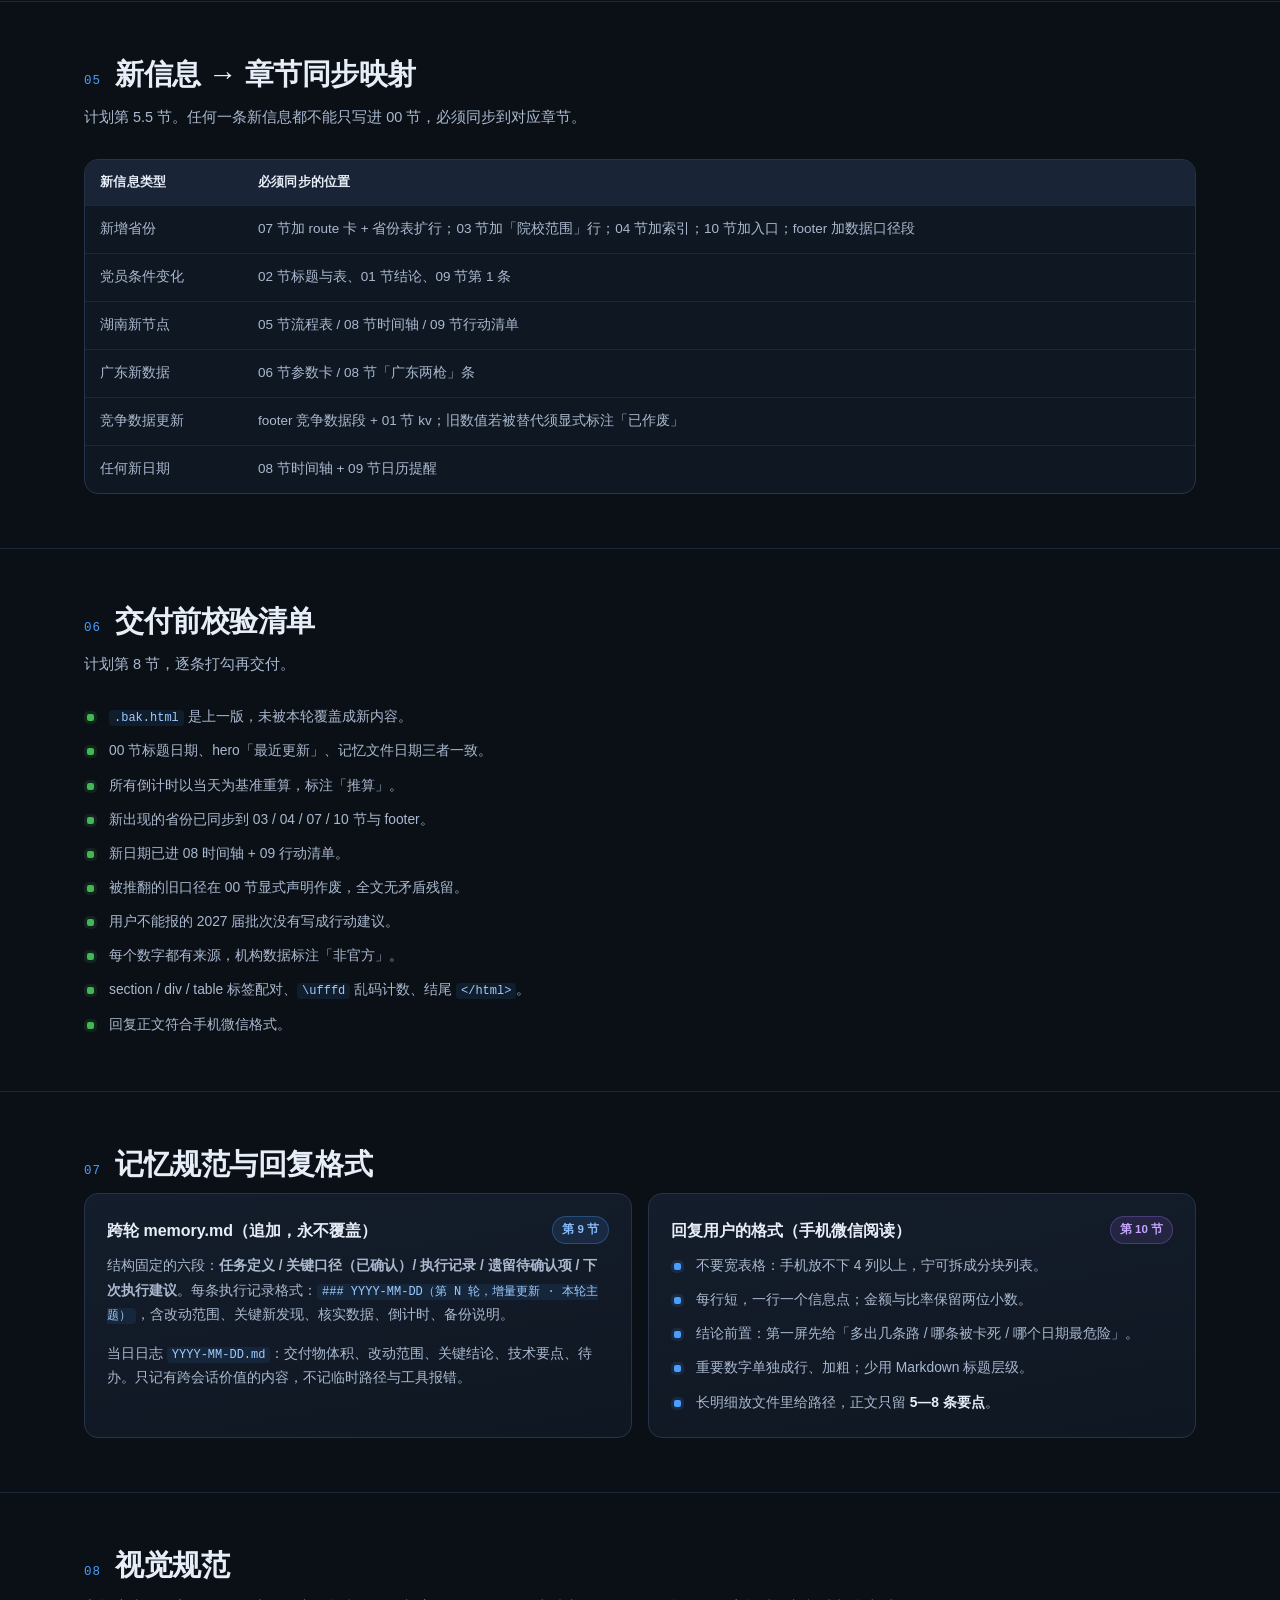
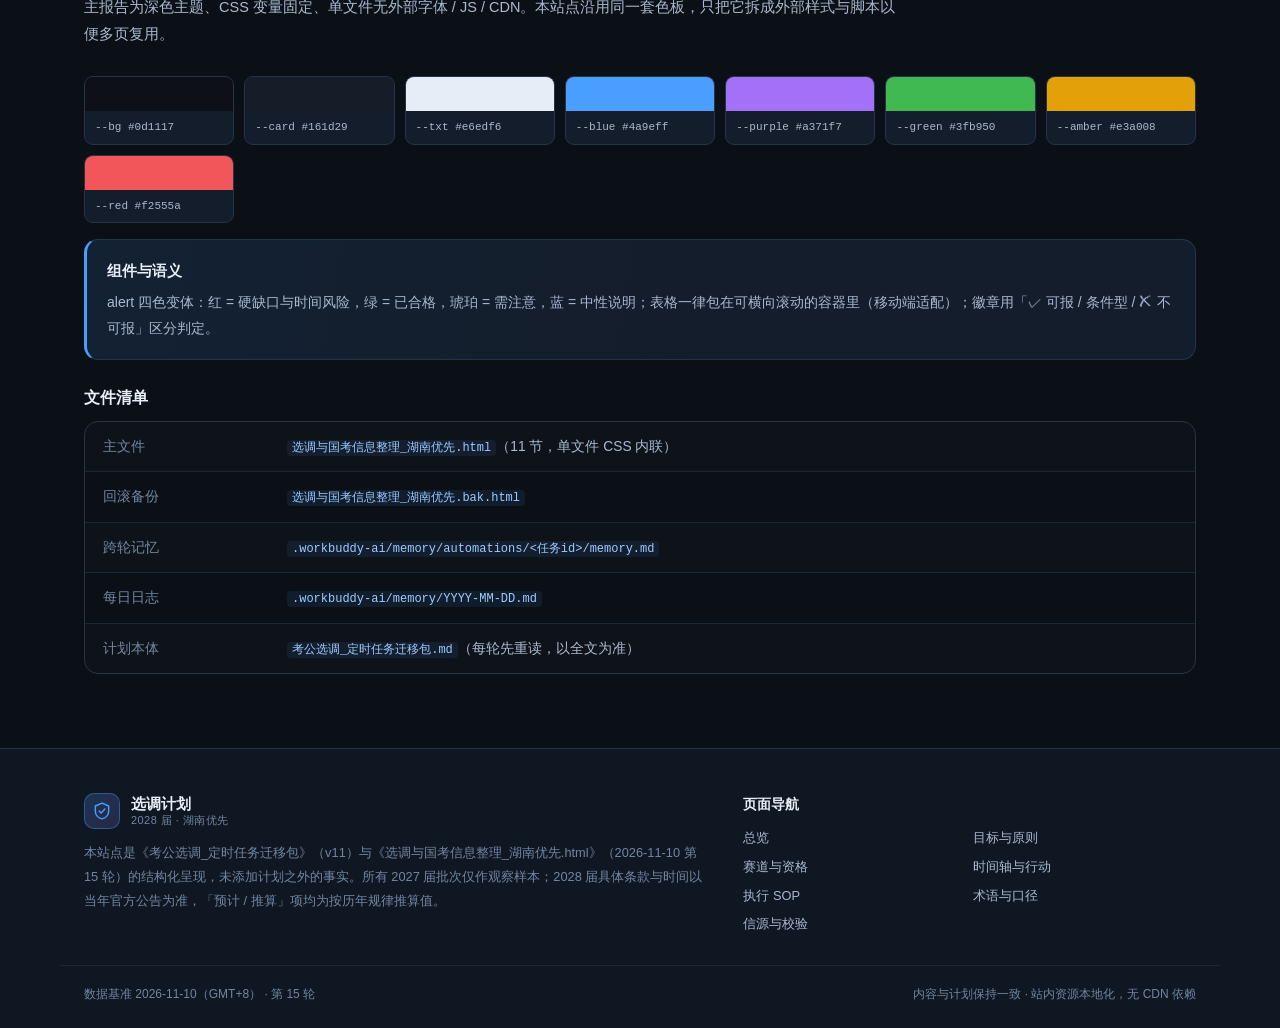
<file: sop.html>
<!DOCTYPE html>
<html lang="zh-CN">
<head>
<meta charset="UTF-8">
<meta name="viewport" content="width=device-width, initial-scale=1">
<meta name="description" content="每日执行 SOP Step 0—9、11 节报告结构、00 节模板、章节同步映射、校验清单、记忆与回复规范、视觉规范。">
<meta name="theme-color" content="#0b1017">
<title>执行 SOP · 考公选调 2028 届行动计划</title>
<link rel="stylesheet" href="assets/css/style.css">
</head>
<body>

<header class="site-header">
  <div class="container header-inner">
    <a class="brand" href="index.html" aria-label="返回总览">
      <span class="brand-mark" aria-hidden="true">
        <svg viewBox="0 0 24 24" fill="none" stroke="currentColor" stroke-width="1.7" stroke-linecap="round" stroke-linejoin="round"><path d="M12 2.5 20 6v6c0 5-3.4 8.2-8 9.5-4.6-1.3-8-4.5-8-9.5V6l8-3.5Z"/><path d="m8.6 12 2.3 2.3 4.6-4.6"/></svg>
      </span>
      <span class="brand-text">选调计划<small>2028 届 · 湖南优先</small></span>
    </a>
    <nav class="nav" aria-label="主导航">
      <a href="index.html">总览</a>
      <a href="goals.html">目标与原则</a>
      <a href="routes.html">赛道与资格</a>
      <a href="timeline.html">时间轴与行动</a>
      <a href="sop.html">执行 SOP</a>
      <a href="glossary.html">术语与口径</a>
      <a href="sources.html">信源与校验</a>
    </nav>
  </div>
  <div class="scroll-progress" id="scrollProgress" aria-hidden="true"></div>
</header>

<main>

<section class="hero">
  <div class="container">
    <span class="eyebrow"><span class="dot"></span> Page 04 / 步骤</span>
    <h1>执行 <span class="accent">SOP</span> 与交付规格</h1>
    <p class="lead">每天一轮、增量更新、不重写全文。计划对调度、报告结构、校验与记忆文件路径都有固定规定：不要重建一套新体系。</p>
    <div class="chips">
      <span class="chip">频率 <b>每天一次</b></span>
      <span class="chip">时间 <b>05:05 GMT+8</b></span>
      <span class="chip">报告 <b>固定 11 节</b></span>
      <span class="chip">模式 <b>增量更新</b></span>
    </div>
  </div>
</section>

<section class="section" id="schedule">
  <div class="container">
    <div class="section-head"><span class="section-num">01</span><h2>调度参数</h2></div>
    <p class="section-desc">计划第 0.1 / 0.2 节规定，所有日期、倒计时、「今日」均以 GMT+8 为准。</p>
    <div class="kv">
      <div class="kv-item"><div class="k">任务名</div><div class="v"><strong>考公选调</strong></div></div>
      <div class="kv-item"><div class="k">频率 / 时间</div><div class="v">每天一次，循环执行；<strong>05:05（Asia/Shanghai，UTC+8）</strong></div></div>
      <div class="kv-item"><div class="k">调度规则</div><div class="v"><span class="inline-code">FREQ=DAILY;BYHOUR=5;BYMINUTE=5</span></div></div>
      <div class="kv-item"><div class="k">状态 / 到期日</div><div class="v">ACTIVE；无到期日（validFrom / validUntil 均为空）</div></div>
      <div class="kv-item"><div class="k">时区基准</div><div class="v">所有日期、倒计时、「今日」均以 GMT+8 为准</div></div>
      <div class="kv-item"><div class="k">范围</div><div class="v">workspaceScope 用默认值 <span class="inline-code">task</span>；<span class="inline-code">scheduledAt</span> 不填（一次性任务才需要）</div></div>
    </div>
  </div>
</section>

<section class="section" id="steps">
  <div class="container">
    <div class="section-head"><span class="section-num">02</span><h2>每轮执行 Step 0—9</h2></div>
    <p class="section-desc">计划第 7 节的完整流程。Step 0 的备份必须先于任何写入；Step 5 用分段替换脚本而不是 sed，便于控制与校验。</p>
    <div class="steps">
      <div class="step"><div class="step-num">0</div><div><h3>备份</h3><p><span class="inline-code">cp 选调与国考信息整理_湖南优先.html 选调与国考信息整理_湖南优先.bak.html</span> —— 先保留上一版可回滚。</p></div></div>
      <div class="step"><div class="step-num">1</div><div><h3>读记忆，定检索窗口</h3><p>读跨轮 memory.md 的「执行记录」末条，取上次执行日期；窗口 = 次日起至今天。首次运行取近 3 天。同时读「遗留待确认项」与「下次执行建议」。</p></div></div>
      <div class="step"><div class="step-num">2</div><div><h3>按优先级检索</h3><p>广东 2027 定向选调公告（最高优先，未发布也要明确写「截至今日仍未发布」）→ 湖南 2027 选调后续与湖南省考节奏 → 湖大就业网通知公告栏新转载 → 国考 / 广东省考 / 江苏省考节点与实况 → 其他面向湖大的新定向公告。每条线索记录来源 URL、发布日、是否官方、原文关键句。</p></div></div>
      <div class="step"><div class="step-num">3</div><div><h3>官方源核实</h3><p>抓官方公告原文；附件 PDF 走下载 + 文本提取逐条匹配校名 / 专业代码 / 省份。对每个新公告回答：湖大在不在名单内？软条件能否用奖学金满足？专业目录怎么认？报名 / 缴费 / 笔试三个日期分别是什么？</p></div></div>
      <div class="step"><div class="step-num">4</div><div><h3>形成判断，不堆数据</h3><p>每条信息归类为「新增可报 / 条件收紧 / 时间风险 / 仅观察样本」，写出对应动作；检查是否推翻既有口径，若是写好「此前 X 作废」的句子。</p></div></div>
      <div class="step"><div class="step-num">5</div><div><h3>重写 00 节</h3><p>按第 5.4 节模板整节重写「00 今日动态」，起点 <span class="inline-code">&lt;section id="today"&gt;</span>，终点锚点 <span class="inline-code">&lt;!-- ============ 1.</span>；用 Python 分段替换。</p></div></div>
      <div class="step"><div class="step-num">6</div><div><h3>同步 01—10 节 + hero + footer</h3><p>按第 5.5 节映射逐项改；改完搜旧数值（被替代的竞争比、旧周期表述），确保没有自相矛盾的残留；合法保留的旧值必须带「已作废」标注。</p></div></div>
      <div class="step"><div class="step-num">7</div><div><h3>校验</h3><p>标签配对、<span class="inline-code">\ufffd</span> 乱码计数为 0、hero「最近更新」= 00 节标题日期 = 当日、11 个 section id 与 11 个 nav 锚点齐全、抽 00 节纯文本预览、文件末尾 <span class="inline-code">&lt;/html&gt;</span> 完整。</p></div></div>
      <div class="step"><div class="step-num">8</div><div><h3>写记忆</h3><p>追加到跨轮 memory.md 的「执行记录」末尾；新建 / 追加当日 YYYY-MM-DD.md；清理本轮临时脚本，只留交付物。</p></div></div>
      <div class="step"><div class="step-num">9</div><div><h3>交付</h3><p>给出 HTML 路径；回复正文按第 10 节手机微信格式；若平台支持自动化结果回传，同时发送摘要。</p></div></div>
    </div>
  </div>
</section>

<section class="section" id="structure">
  <div class="container">
    <div class="section-head"><span class="section-num">03</span><h2>报告结构 · 固定 11 节</h2></div>
    <p class="section-desc">id 与顺序不得改动；导航固定 11 个锚点。00 节每轮整节重写，footer 每轮补口径。</p>
    <div class="map-grid">
      <div class="map-cell"><div class="n">00 / today</div><div class="t">今日动态</div><div class="d">整节重写</div></div>
      <div class="map-cell"><div class="n">01 / verdict</div><div class="t">结论速览</div><div class="d">随新结论</div></div>
      <div class="map-cell"><div class="n">02 / gap</div><div class="t">关键卡点（党员身份）</div><div class="d">随条件变化</div></div>
      <div class="map-cell"><div class="n">03 / match</div><div class="t">资格逐条对照</div><div class="d">随新省份</div></div>
      <div class="map-cell"><div class="n">04 / routes</div><div class="t">四条赛道横向对比</div><div class="d">随新增通道</div></div>
      <div class="map-cell"><div class="n">05 / hunan</div><div class="t">湖南定向选调拆解</div><div class="d">随湖南新数据</div></div>
      <div class="map-cell"><div class="n">06 / gd</div><div class="t">广东选调拆解</div><div class="d">随广东新数据</div></div>
      <div class="map-cell"><div class="n">07 / other</div><div class="t">其他值得一看的通道</div><div class="d">随新增省份</div></div>
      <div class="map-cell"><div class="n">08 / timeline</div><div class="t">你的时间轴（2028 届）</div><div class="d">随新节点</div></div>
      <div class="map-cell"><div class="n">09 / todo</div><div class="t">行动清单</div><div class="d">随新动作</div></div>
      <div class="map-cell"><div class="n">10 / links</div><div class="t">官方入口</div><div class="d">随新信源</div></div>
      <div class="map-cell"><div class="n">— / footer</div><div class="t">假设与数据口径</div><div class="d">每轮补口径</div></div>
    </div>
  </div>
</section>

<section class="section" id="template">
  <div class="container">
    <div class="section-head"><span class="section-num">04</span><h2>「00 今日动态」模板</h2></div>
    <p class="section-desc">按此顺序，缺项也要保留结构。</p>
    <div class="kv">
      <div class="kv-item"><div class="k">1 · 节标题</div><div class="v"><span class="inline-code">.sec-head</span>：<span class="inline-code">00</span> + 今日动态 · YYYY-MM-DD</div></div>
      <div class="kv-item"><div class="k">2 · 定位</div><div class="v"><span class="inline-code">.sec-desc</span>：一句话定位本轮</div></div>
      <div class="kv-item"><div class="k">3 · 一句话总结</div><div class="v">蓝色 alert，3 段：本轮最大变化 / 对资格与排期的影响 / 若推翻旧口径显式写「此前 X 作废」</div></div>
      <div class="kv-item"><div class="k">4 · 倒计时 kv</div><div class="v">4 项：湖南 2028 公告 / 广东 2027 选调公告 / 国考 2028 报名 / 广东 2028 省考笔试；每项注明「按历年规律推算」</div></div>
      <div class="kv-item"><div class="k">5 · 六条新信息表</div><div class="v">新公告 / 条件变化 / 口径修正 / 竞争数据 / 考试节点 / 持续跟踪项，每条给「事实 → 判断 → 动作」</div></div>
      <div class="kv-item"><div class="k">6 · 专卡 2—3 张</div><div class="v">本轮最需要展开的省份或机制，含要素对照表 + 结论段</div></div>
      <div class="kv-item"><div class="k">7 · 今天该做的三件事</div><div class="v">红色 alert，每条可执行、带日期</div></div>
    </div>
  </div>
</section>

<section class="section" id="mapping">
  <div class="container">
    <div class="section-head"><span class="section-num">05</span><h2>新信息 → 章节同步映射</h2></div>
    <p class="section-desc">计划第 5.5 节。任何一条新信息都不能只写进 00 节，必须同步到对应章节。</p>
    <div class="table-wrap">
      <table>
        <thead><tr><th>新信息类型</th><th>必须同步的位置</th></tr></thead>
        <tbody>
          <tr><td>新增省份</td><td>07 节加 route 卡 + 省份表扩行；03 节加「院校范围」行；04 节加索引；10 节加入口；footer 加数据口径段</td></tr>
          <tr><td>党员条件变化</td><td>02 节标题与表、01 节结论、09 节第 1 条</td></tr>
          <tr><td>湖南新节点</td><td>05 节流程表 / 08 节时间轴 / 09 节行动清单</td></tr>
          <tr><td>广东新数据</td><td>06 节参数卡 / 08 节「广东两枪」条</td></tr>
          <tr><td>竞争数据更新</td><td>footer 竞争数据段 + 01 节 kv；旧数值若被替代须显式标注「已作废」</td></tr>
          <tr><td>任何新日期</td><td>08 节时间轴 + 09 节日历提醒</td></tr>
        </tbody>
      </table>
    </div>
  </div>
</section>

<section class="section" id="checklist">
  <div class="container">
    <div class="section-head"><span class="section-num">06</span><h2>交付前校验清单</h2></div>
    <p class="section-desc">计划第 8 节，逐条打勾再交付。</p>
    <ul class="check-list ok">
      <li><span class="inline-code">.bak.html</span> 是上一版，未被本轮覆盖成新内容。</li>
      <li>00 节标题日期、hero「最近更新」、记忆文件日期三者一致。</li>
      <li>所有倒计时以当天为基准重算，标注「推算」。</li>
      <li>新出现的省份已同步到 03 / 04 / 07 / 10 节与 footer。</li>
      <li>新日期已进 08 时间轴 + 09 行动清单。</li>
      <li>被推翻的旧口径在 00 节显式声明作废，全文无矛盾残留。</li>
      <li>用户不能报的 2027 届批次没有写成行动建议。</li>
      <li>每个数字都有来源，机构数据标注「非官方」。</li>
      <li>section / div / table 标签配对、<span class="inline-code">\ufffd</span> 乱码计数、结尾 <span class="inline-code">&lt;/html&gt;</span>。</li>
      <li>回复正文符合手机微信格式。</li>
    </ul>
  </div>
</section>

<section class="section" id="memory">
  <div class="container">
    <div class="section-head"><span class="section-num">07</span><h2>记忆规范与回复格式</h2></div>
    <div class="grid-2">
      <div class="card">
        <div class="card-head"><h3>跨轮 memory.md（追加，永不覆盖）</h3><span class="badge info">第 9 节</span></div>
        <p>结构固定的六段：<strong>任务定义 / 关键口径（已确认）/ 执行记录 / 遗留待确认项 / 下次执行建议</strong>。每条执行记录格式：<span class="inline-code">### YYYY-MM-DD（第 N 轮，增量更新 · 本轮主题）</span>，含改动范围、关键新发现、核实数据、倒计时、备份说明。</p>
        <p style="margin-top:10px">当日日志 <span class="inline-code">YYYY-MM-DD.md</span>：交付物体积、改动范围、关键结论、技术要点、待办。只记有跨会话价值的内容，不记临时路径与工具报错。</p>
      </div>
      <div class="card">
        <div class="card-head"><h3>回复用户的格式（手机微信阅读）</h3><span class="badge purple">第 10 节</span></div>
        <ul class="check-list">
          <li>不要宽表格：手机放不下 4 列以上，宁可拆成分块列表。</li>
          <li>每行短，一行一个信息点；金额与比率保留两位小数。</li>
          <li>结论前置：第一屏先给「多出几条路 / 哪条被卡死 / 哪个日期最危险」。</li>
          <li>重要数字单独成行、加粗；少用 Markdown 标题层级。</li>
          <li>长明细放文件里给路径，正文只留 <strong>5—8 条要点</strong>。</li>
        </ul>
      </div>
    </div>
  </div>
</section>

<section class="section" id="visual">
  <div class="container">
    <div class="section-head"><span class="section-num">08</span><h2>视觉规范</h2></div>
    <p class="section-desc">主报告为深色主题、CSS 变量固定、单文件无外部字体 / JS / CDN。本站点沿用同一套色板，只把它拆成外部样式与脚本以便多页复用。</p>
    <div class="swatches">
      <div class="swatch"><div class="c" style="background:#0d1117"></div><div class="lab">--bg #0d1117</div></div>
      <div class="swatch"><div class="c" style="background:#161d29"></div><div class="lab">--card #161d29</div></div>
      <div class="swatch"><div class="c" style="background:#e6edf6"></div><div class="lab">--txt #e6edf6</div></div>
      <div class="swatch"><div class="c" style="background:#4a9eff"></div><div class="lab">--blue #4a9eff</div></div>
      <div class="swatch"><div class="c" style="background:#a371f7"></div><div class="lab">--purple #a371f7</div></div>
      <div class="swatch"><div class="c" style="background:#3fb950"></div><div class="lab">--green #3fb950</div></div>
      <div class="swatch"><div class="c" style="background:#e3a008"></div><div class="lab">--amber #e3a008</div></div>
      <div class="swatch"><div class="c" style="background:#f2555a"></div><div class="lab">--red #f2555a</div></div>
    </div>
    <div class="alert blue" style="margin-top:16px">
      <span class="alert-title">组件与语义</span>
      alert 四色变体：红 = 硬缺口与时间风险，绿 = 已合格，琥珀 = 需注意，蓝 = 中性说明；表格一律包在可横向滚动的容器里（移动端适配）；徽章用「✓ 可报 / 条件型 / ✗ 不可报」区分判定。
    </div>
    <h3 style="margin-top:26px">文件清单</h3>
    <div class="kv" style="margin-top:12px">
      <div class="kv-item"><div class="k">主文件</div><div class="v"><span class="inline-code">选调与国考信息整理_湖南优先.html</span>（11 节，单文件 CSS 内联）</div></div>
      <div class="kv-item"><div class="k">回滚备份</div><div class="v"><span class="inline-code">选调与国考信息整理_湖南优先.bak.html</span></div></div>
      <div class="kv-item"><div class="k">跨轮记忆</div><div class="v"><span class="inline-code">.workbuddy-ai/memory/automations/&lt;任务id&gt;/memory.md</span></div></div>
      <div class="kv-item"><div class="k">每日日志</div><div class="v"><span class="inline-code">.workbuddy-ai/memory/YYYY-MM-DD.md</span></div></div>
      <div class="kv-item"><div class="k">计划本体</div><div class="v"><span class="inline-code">考公选调_定时任务迁移包.md</span>（每轮先重读，以全文为准）</div></div>
    </div>
  </div>
</section>

</main>

<footer class="site-footer">
  <div class="container footer-inner">
    <div class="footer-brand">
      <a class="brand" href="index.html">
        <span class="brand-mark" aria-hidden="true">
          <svg viewBox="0 0 24 24" fill="none" stroke="currentColor" stroke-width="1.7" stroke-linecap="round" stroke-linejoin="round"><path d="M12 2.5 20 6v6c0 5-3.4 8.2-8 9.5-4.6-1.3-8-4.5-8-9.5V6l8-3.5Z"/><path d="m8.6 12 2.3 2.3 4.6-4.6"/></svg>
        </span>
        <span class="brand-text">选调计划<small>2028 届 · 湖南优先</small></span>
      </a>
      <p class="footer-note">本站点是《考公选调_定时任务迁移包》（v11）与《选调与国考信息整理_湖南优先.html》（2026-11-10 第 15 轮）的结构化呈现，未添加计划之外的事实。所有 2027 届批次仅作观察样本；2028 届具体条款与时间以当年官方公告为准，「预计 / 推算」项均为按历年规律推算值。</p>
    </div>
    <div>
      <h4 style="color:var(--text);margin:0 0 10px">页面导航</h4>
      <div class="footer-links">
        <a href="index.html">总览</a>
        <a href="goals.html">目标与原则</a>
        <a href="routes.html">赛道与资格</a>
        <a href="timeline.html">时间轴与行动</a>
        <a href="sop.html">执行 SOP</a>
        <a href="glossary.html">术语与口径</a>
        <a href="sources.html">信源与校验</a>
      </div>
    </div>
  </div>
  <div class="container footer-bottom">
    <span>数据基准 2026-11-10（GMT+8） · 第 15 轮</span>
    <span>内容与计划保持一致 · 站内资源本地化，无 CDN 依赖</span>
  </div>
</footer>
<button class="to-top" id="toTop" type="button" aria-label="回到顶部">↑</button>
<script src="assets/js/main.js" defer></script>
</body>
</html>
</file>
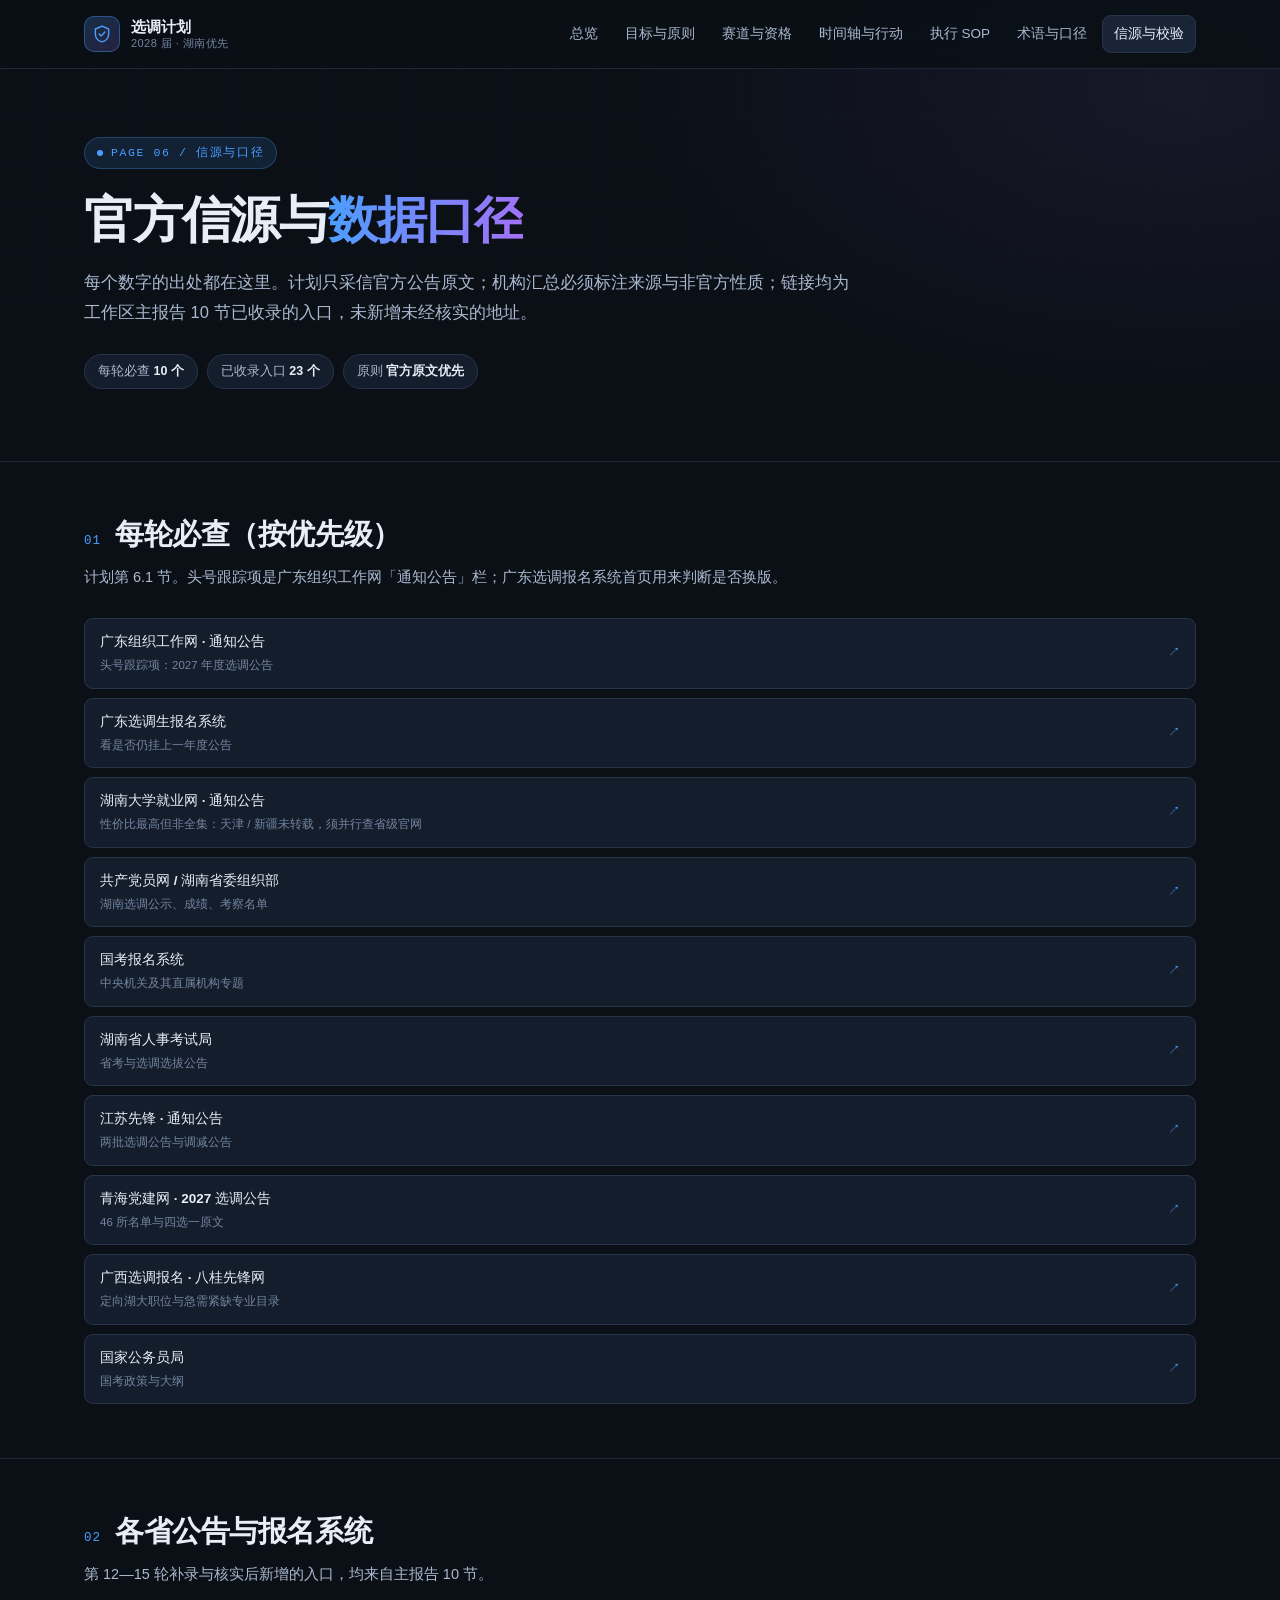
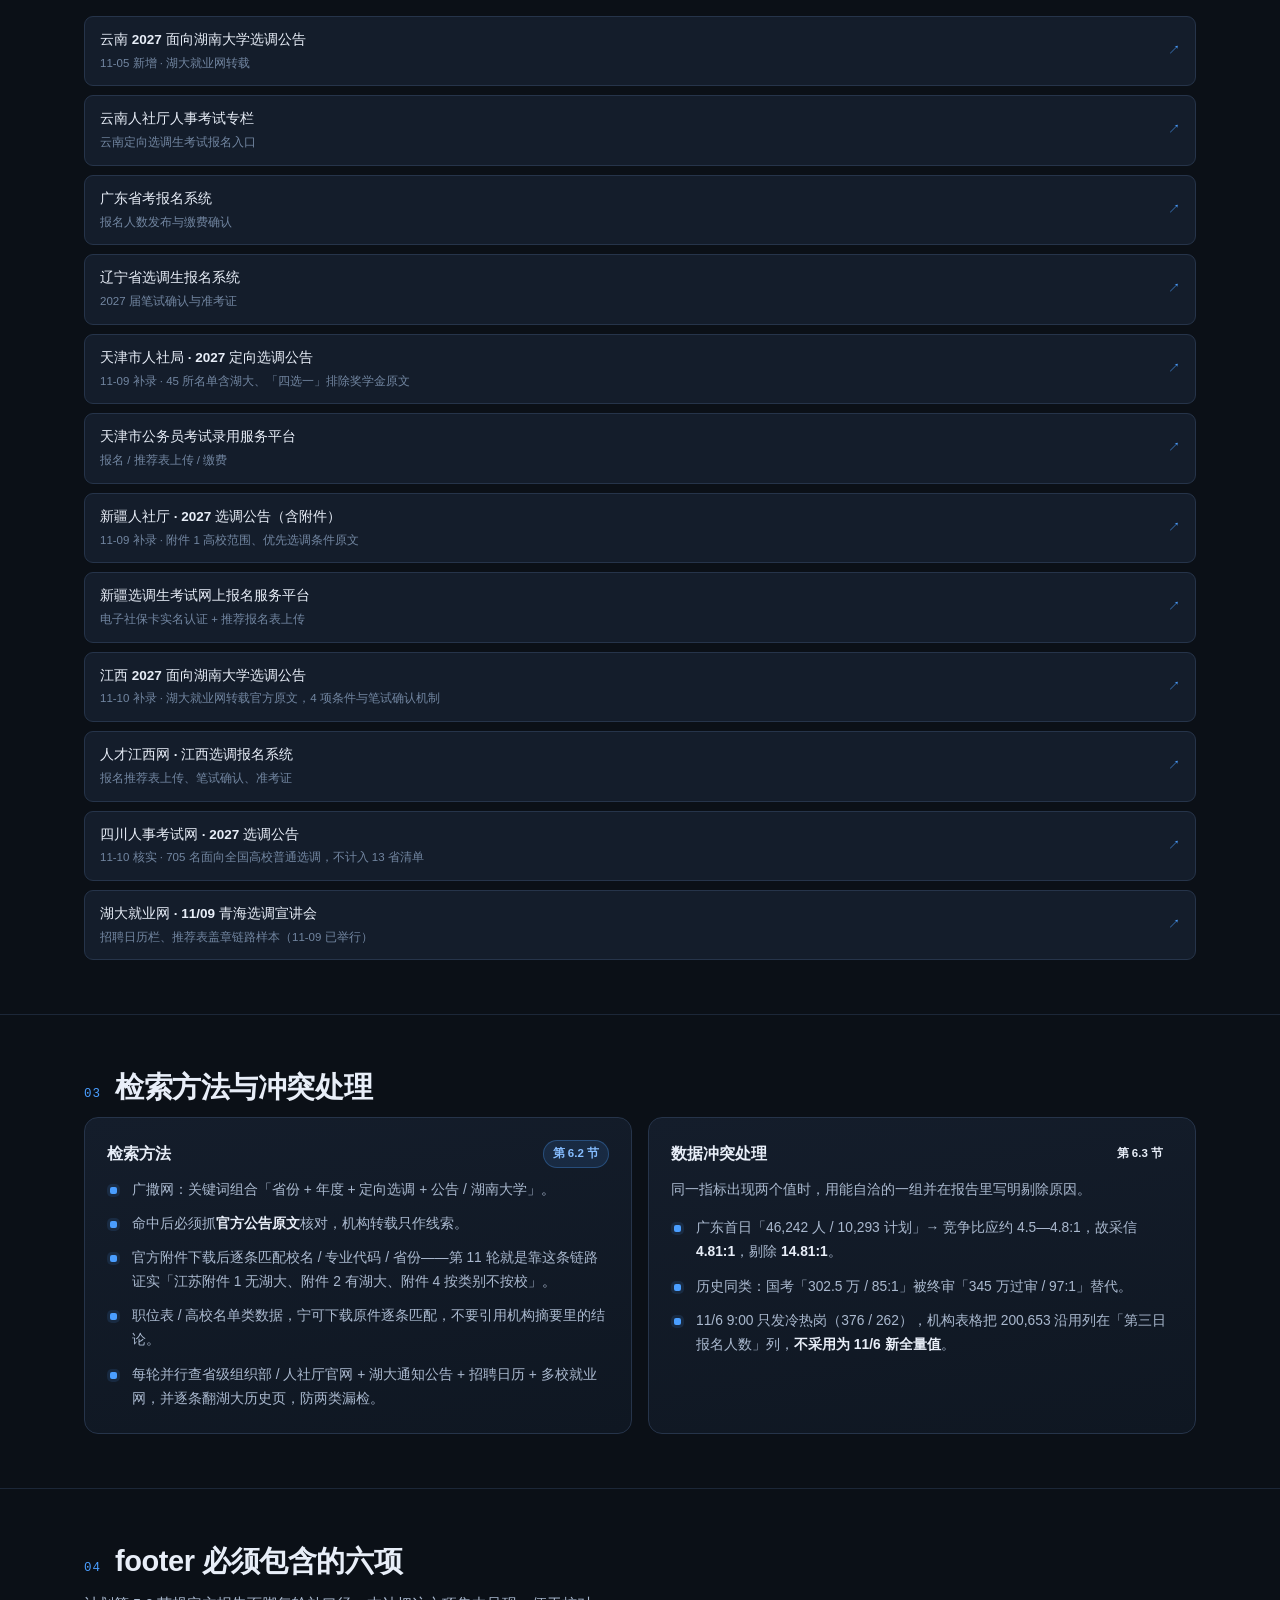
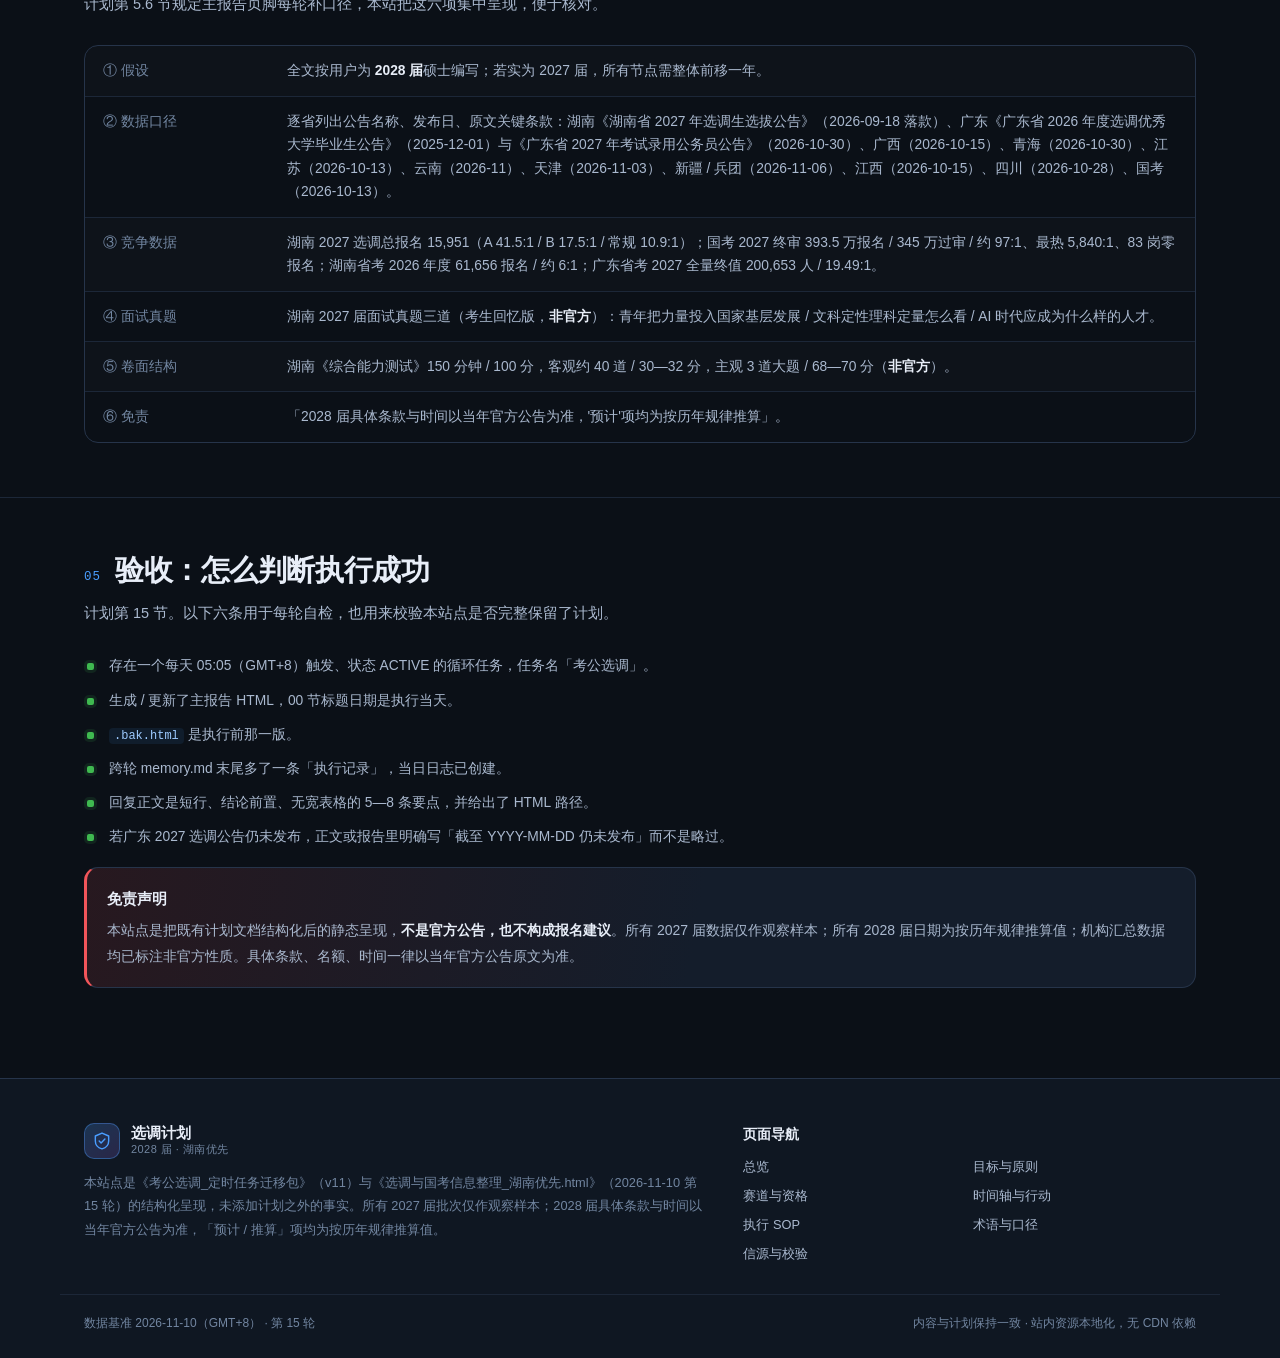
<file: sources.html>
<!DOCTYPE html>
<html lang="zh-CN">
<head>
<meta charset="UTF-8">
<meta name="viewport" content="width=device-width, initial-scale=1">
<meta name="description" content="官方信源清单、检索方法、逐省公告数据口径、竞争数据、验收标准与免责声明。">
<meta name="theme-color" content="#0b1017">
<title>信源与校验 · 考公选调 2028 届行动计划</title>
<link rel="stylesheet" href="assets/css/style.css">
</head>
<body>

<header class="site-header">
  <div class="container header-inner">
    <a class="brand" href="index.html" aria-label="返回总览">
      <span class="brand-mark" aria-hidden="true">
        <svg viewBox="0 0 24 24" fill="none" stroke="currentColor" stroke-width="1.7" stroke-linecap="round" stroke-linejoin="round"><path d="M12 2.5 20 6v6c0 5-3.4 8.2-8 9.5-4.6-1.3-8-4.5-8-9.5V6l8-3.5Z"/><path d="m8.6 12 2.3 2.3 4.6-4.6"/></svg>
      </span>
      <span class="brand-text">选调计划<small>2028 届 · 湖南优先</small></span>
    </a>
    <nav class="nav" aria-label="主导航">
      <a href="index.html">总览</a>
      <a href="goals.html">目标与原则</a>
      <a href="routes.html">赛道与资格</a>
      <a href="timeline.html">时间轴与行动</a>
      <a href="sop.html">执行 SOP</a>
      <a href="glossary.html">术语与口径</a>
      <a href="sources.html">信源与校验</a>
    </nav>
  </div>
  <div class="scroll-progress" id="scrollProgress" aria-hidden="true"></div>
</header>

<main>

<section class="hero">
  <div class="container">
    <span class="eyebrow"><span class="dot"></span> Page 06 / 信源与口径</span>
    <h1>官方信源与<span class="accent">数据口径</span></h1>
    <p class="lead">每个数字的出处都在这里。计划只采信官方公告原文；机构汇总必须标注来源与非官方性质；链接均为工作区主报告 10 节已收录的入口，未新增未经核实的地址。</p>
    <div class="chips">
      <span class="chip">每轮必查 <b>10 个</b></span>
      <span class="chip">已收录入口 <b>23 个</b></span>
      <span class="chip">原则 <b>官方原文优先</b></span>
    </div>
  </div>
</section>

<section class="section" id="mustcheck">
  <div class="container">
    <div class="section-head"><span class="section-num">01</span><h2>每轮必查（按优先级）</h2></div>
    <p class="section-desc">计划第 6.1 节。头号跟踪项是广东组织工作网「通知公告」栏；广东选调报名系统首页用来判断是否换版。</p>
    <div class="link-list">
      <a class="link-item" href="https://www.gdzz.gov.cn/tzgg/index.html" target="_blank" rel="noopener noreferrer"><span class="l">广东组织工作网 · 通知公告<small>头号跟踪项：2027 年度选调公告</small></span><span class="go">↗</span></a>
      <a class="link-item" href="https://ggfw.hrss.gd.gov.cn/yxks/index.do" target="_blank" rel="noopener noreferrer"><span class="l">广东选调生报名系统<small>看是否仍挂上一年度公告</small></span><span class="go">↗</span></a>
      <a class="link-item" href="https://scc.hnu.edu.cn/module/news?type_id=4124" target="_blank" rel="noopener noreferrer"><span class="l">湖南大学就业网 · 通知公告<small>性价比最高但非全集：天津 / 新疆未转载，须并行查省级官网</small></span><span class="go">↗</span></a>
      <a class="link-item" href="https://www.12371.gov.cn/" target="_blank" rel="noopener noreferrer"><span class="l">共产党员网 / 湖南省委组织部<small>湖南选调公示、成绩、考察名单</small></span><span class="go">↗</span></a>
      <a class="link-item" href="https://bm.scs.gov.cn/pp/gkweb/core/web/ui/business/home/gkhome.html" target="_blank" rel="noopener noreferrer"><span class="l">国考报名系统<small>中央机关及其直属机构专题</small></span><span class="go">↗</span></a>
      <a class="link-item" href="https://rst.hunan.gov.cn/rst/hnrsksw/rskswsy.html" target="_blank" rel="noopener noreferrer"><span class="l">湖南省人事考试局<small>省考与选调选拔公告</small></span><span class="go">↗</span></a>
      <a class="link-item" href="https://www.jszzb.gov.cn/tzgg/index.html" target="_blank" rel="noopener noreferrer"><span class="l">江苏先锋 · 通知公告<small>两批选调公告与调减公告</small></span><span class="go">↗</span></a>
      <a class="link-item" href="https://www.qhsdj.gov.cn/cmsx/p894/tzgg/38576.html" target="_blank" rel="noopener noreferrer"><span class="l">青海党建网 · 2027 选调公告<small>46 所名单与四选一原文</small></span><span class="go">↗</span></a>
      <a class="link-item" href="https://xdsbm.bgxf.gov.cn" target="_blank" rel="noopener noreferrer"><span class="l">广西选调报名 · 八桂先锋网<small>定向湖大职位与急需紧缺专业目录</small></span><span class="go">↗</span></a>
      <a class="link-item" href="http://www.scs.gov.cn" target="_blank" rel="noopener noreferrer"><span class="l">国家公务员局<small>国考政策与大纲</small></span><span class="go">↗</span></a>
    </div>
  </div>
</section>

<section class="section" id="more">
  <div class="container">
    <div class="section-head"><span class="section-num">02</span><h2>各省公告与报名系统</h2></div>
    <p class="section-desc">第 12—15 轮补录与核实后新增的入口，均来自主报告 10 节。</p>
    <div class="link-list">
      <a class="link-item" href="https://scc.hnu.edu.cn/detail/news?id=1855641&amp;type_id=4124" target="_blank" rel="noopener noreferrer"><span class="l">云南 2027 面向湖南大学选调公告<small>11-05 新增 · 湖大就业网转载</small></span><span class="go">↗</span></a>
      <a class="link-item" href="http://hrss.yn.gov.cn/gsgg/rsks/gwyks/" target="_blank" rel="noopener noreferrer"><span class="l">云南人社厅人事考试专栏<small>云南定向选调生考试报名入口</small></span><span class="go">↗</span></a>
      <a class="link-item" href="https://ggfw.hrss.gd.gov.cn/gwyks/index.do" target="_blank" rel="noopener noreferrer"><span class="l">广东省考报名系统<small>报名人数发布与缴费确认</small></span><span class="go">↗</span></a>
      <a class="link-item" href="https://ln.bmpta.com/dx2027" target="_blank" rel="noopener noreferrer"><span class="l">辽宁省选调生报名系统<small>2027 届笔试确认与准考证</small></span><span class="go">↗</span></a>
      <a class="link-item" href="https://hrss.tj.gov.cn/jsdw/rsksw/tzgg4/202611/t20261103_7648740.html" target="_blank" rel="noopener noreferrer"><span class="l">天津市人社局 · 2027 定向选调公告<small>11-09 补录 · 45 所名单含湖大、「四选一」排除奖学金原文</small></span><span class="go">↗</span></a>
      <a class="link-item" href="https://gklx.hrss.tj.gov.cn" target="_blank" rel="noopener noreferrer"><span class="l">天津市公务员考试录用服务平台<small>报名 / 推荐表上传 / 缴费</small></span><span class="go">↗</span></a>
      <a class="link-item" href="https://rst.xinjiang.gov.cn/xjrst/c112746/202611/313dbbdd7f354ac58590f0c249f751e3.shtml" target="_blank" rel="noopener noreferrer"><span class="l">新疆人社厅 · 2027 选调公告（含附件）<small>11-09 补录 · 附件 1 高校范围、优先选调条件原文</small></span><span class="go">↗</span></a>
      <a class="link-item" href="https://xjrsks.zfoline.net" target="_blank" rel="noopener noreferrer"><span class="l">新疆选调生考试网上报名服务平台<small>电子社保卡实名认证 + 推荐报名表上传</small></span><span class="go">↗</span></a>
      <a class="link-item" href="https://scc.hnu.edu.cn/detail/news?id=1843456&amp;type_id=4124" target="_blank" rel="noopener noreferrer"><span class="l">江西 2027 面向湖南大学选调公告<small>11-10 补录 · 湖大就业网转载官方原文，4 项条件与笔试确认机制</small></span><span class="go">↗</span></a>
      <a class="link-item" href="https://rc.jxzzb.gov.cn" target="_blank" rel="noopener noreferrer"><span class="l">人才江西网 · 江西选调报名系统<small>报名推荐表上传、笔试确认、准考证</small></span><span class="go">↗</span></a>
      <a class="link-item" href="https://www.scpta.com.cn/front/News/info/d70ea76551094491ac8249c90eaf0040" target="_blank" rel="noopener noreferrer"><span class="l">四川人事考试网 · 2027 选调公告<small>11-10 核实 · 705 名面向全国高校普通选调，不计入 13 省清单</small></span><span class="go">↗</span></a>
      <a class="link-item" href="https://scc.hnu.edu.cn/detail/career?id=731135" target="_blank" rel="noopener noreferrer"><span class="l">湖大就业网 · 11/09 青海选调宣讲会<small>招聘日历栏、推荐表盖章链路样本（11-09 已举行）</small></span><span class="go">↗</span></a>
    </div>
  </div>
</section>

<section class="section" id="method">
  <div class="container">
    <div class="section-head"><span class="section-num">03</span><h2>检索方法与冲突处理</h2></div>
    <div class="grid-2">
      <div class="card">
        <div class="card-head"><h3>检索方法</h3><span class="badge info">第 6.2 节</span></div>
        <ul class="check-list">
          <li>广撒网：关键词组合「省份 + 年度 + 定向选调 + 公告 / 湖南大学」。</li>
          <li>命中后必须抓<strong>官方公告原文</strong>核对，机构转载只作线索。</li>
          <li>官方附件下载后逐条匹配校名 / 专业代码 / 省份——第 11 轮就是靠这条链路证实「江苏附件 1 无湖大、附件 2 有湖大、附件 4 按类别不按校」。</li>
          <li>职位表 / 高校名单类数据，宁可下载原件逐条匹配，不要引用机构摘要里的结论。</li>
          <li>每轮并行查省级组织部 / 人社厅官网 + 湖大通知公告 + 招聘日历 + 多校就业网，并逐条翻湖大历史页，防两类漏检。</li>
        </ul>
      </div>
      <div class="card">
        <div class="card-head"><h3>数据冲突处理</h3><span class="badge amber">第 6.3 节</span></div>
        <p>同一指标出现两个值时，用能自洽的一组并在报告里写明剔除原因。</p>
        <ul class="check-list">
          <li>广东首日「46,242 人 / 10,293 计划」→ 竞争比应约 4.5—4.8:1，故采信 <strong>4.81:1</strong>，剔除 <strong>14.81:1</strong>。</li>
          <li>历史同类：国考「302.5 万 / 85:1」被终审「345 万过审 / 97:1」替代。</li>
          <li>11/6 9:00 只发冷热岗（376 / 262），机构表格把 200,653 沿用列在「第三日报名人数」列，<strong>不采用为 11/6 新全量值</strong>。</li>
        </ul>
      </div>
    </div>
  </div>
</section>

<section class="section" id="footnotes">
  <div class="container">
    <div class="section-head"><span class="section-num">04</span><h2>footer 必须包含的六项</h2></div>
    <p class="section-desc">计划第 5.6 节规定主报告页脚每轮补口径，本站把这六项集中呈现，便于核对。</p>
    <div class="kv">
      <div class="kv-item"><div class="k">① 假设</div><div class="v">全文按用户为 <strong>2028 届</strong>硕士编写；若实为 2027 届，所有节点需整体前移一年。</div></div>
      <div class="kv-item"><div class="k">② 数据口径</div><div class="v">逐省列出公告名称、发布日、原文关键条款：湖南《湖南省 2027 年选调生选拔公告》（2026-09-18 落款）、广东《广东省 2026 年度选调优秀大学毕业生公告》（2025-12-01）与《广东省 2027 年考试录用公务员公告》（2026-10-30）、广西（2026-10-15）、青海（2026-10-30）、江苏（2026-10-13）、云南（2026-11）、天津（2026-11-03）、新疆 / 兵团（2026-11-06）、江西（2026-10-15）、四川（2026-10-28）、国考（2026-10-13）。</div></div>
      <div class="kv-item"><div class="k">③ 竞争数据</div><div class="v">湖南 2027 选调总报名 15,951（A 41.5:1 / B 17.5:1 / 常规 10.9:1）；国考 2027 终审 393.5 万报名 / 345 万过审 / 约 97:1、最热 5,840:1、83 岗零报名；湖南省考 2026 年度 61,656 报名 / 约 6:1；广东省考 2027 全量终值 200,653 人 / 19.49:1。</div></div>
      <div class="kv-item"><div class="k">④ 面试真题</div><div class="v">湖南 2027 届面试真题三道（考生回忆版，<strong>非官方</strong>）：青年把力量投入国家基层发展 / 文科定性理科定量怎么看 / AI 时代应成为什么样的人才。</div></div>
      <div class="kv-item"><div class="k">⑤ 卷面结构</div><div class="v">湖南《综合能力测试》150 分钟 / 100 分，客观约 40 道 / 30—32 分，主观 3 道大题 / 68—70 分（<strong>非官方</strong>）。</div></div>
      <div class="kv-item"><div class="k">⑥ 免责</div><div class="v">「2028 届具体条款与时间以当年官方公告为准，'预计'项均为按历年规律推算」。</div></div>
    </div>
  </div>
</section>

<section class="section" id="acceptance">
  <div class="container">
    <div class="section-head"><span class="section-num">05</span><h2>验收：怎么判断执行成功</h2></div>
    <p class="section-desc">计划第 15 节。以下六条用于每轮自检，也用来校验本站点是否完整保留了计划。</p>
    <ul class="check-list ok">
      <li>存在一个每天 05:05（GMT+8）触发、状态 ACTIVE 的循环任务，任务名「考公选调」。</li>
      <li>生成 / 更新了主报告 HTML，00 节标题日期是执行当天。</li>
      <li><span class="inline-code">.bak.html</span> 是执行前那一版。</li>
      <li>跨轮 memory.md 末尾多了一条「执行记录」，当日日志已创建。</li>
      <li>回复正文是短行、结论前置、无宽表格的 5—8 条要点，并给出了 HTML 路径。</li>
      <li>若广东 2027 选调公告仍未发布，正文或报告里明确写「截至 YYYY-MM-DD 仍未发布」而不是略过。</li>
    </ul>
    <div class="alert red" style="margin-top:18px">
      <span class="alert-title">免责声明</span>
      本站点是把既有计划文档结构化后的静态呈现，<strong>不是官方公告，也不构成报名建议</strong>。所有 2027 届数据仅作观察样本；所有 2028 届日期为按历年规律推算值；机构汇总数据均已标注非官方性质。具体条款、名额、时间一律以当年官方公告原文为准。
    </div>
  </div>
</section>

</main>

<footer class="site-footer">
  <div class="container footer-inner">
    <div class="footer-brand">
      <a class="brand" href="index.html">
        <span class="brand-mark" aria-hidden="true">
          <svg viewBox="0 0 24 24" fill="none" stroke="currentColor" stroke-width="1.7" stroke-linecap="round" stroke-linejoin="round"><path d="M12 2.5 20 6v6c0 5-3.4 8.2-8 9.5-4.6-1.3-8-4.5-8-9.5V6l8-3.5Z"/><path d="m8.6 12 2.3 2.3 4.6-4.6"/></svg>
        </span>
        <span class="brand-text">选调计划<small>2028 届 · 湖南优先</small></span>
      </a>
      <p class="footer-note">本站点是《考公选调_定时任务迁移包》（v11）与《选调与国考信息整理_湖南优先.html》（2026-11-10 第 15 轮）的结构化呈现，未添加计划之外的事实。所有 2027 届批次仅作观察样本；2028 届具体条款与时间以当年官方公告为准，「预计 / 推算」项均为按历年规律推算值。</p>
    </div>
    <div>
      <h4 style="color:var(--text);margin:0 0 10px">页面导航</h4>
      <div class="footer-links">
        <a href="index.html">总览</a>
        <a href="goals.html">目标与原则</a>
        <a href="routes.html">赛道与资格</a>
        <a href="timeline.html">时间轴与行动</a>
        <a href="sop.html">执行 SOP</a>
        <a href="glossary.html">术语与口径</a>
        <a href="sources.html">信源与校验</a>
      </div>
    </div>
  </div>
  <div class="container footer-bottom">
    <span>数据基准 2026-11-10（GMT+8） · 第 15 轮</span>
    <span>内容与计划保持一致 · 站内资源本地化，无 CDN 依赖</span>
  </div>
</footer>
<button class="to-top" id="toTop" type="button" aria-label="回到顶部">↑</button>
<script src="assets/js/main.js" defer></script>
</body>
</html>
</file>
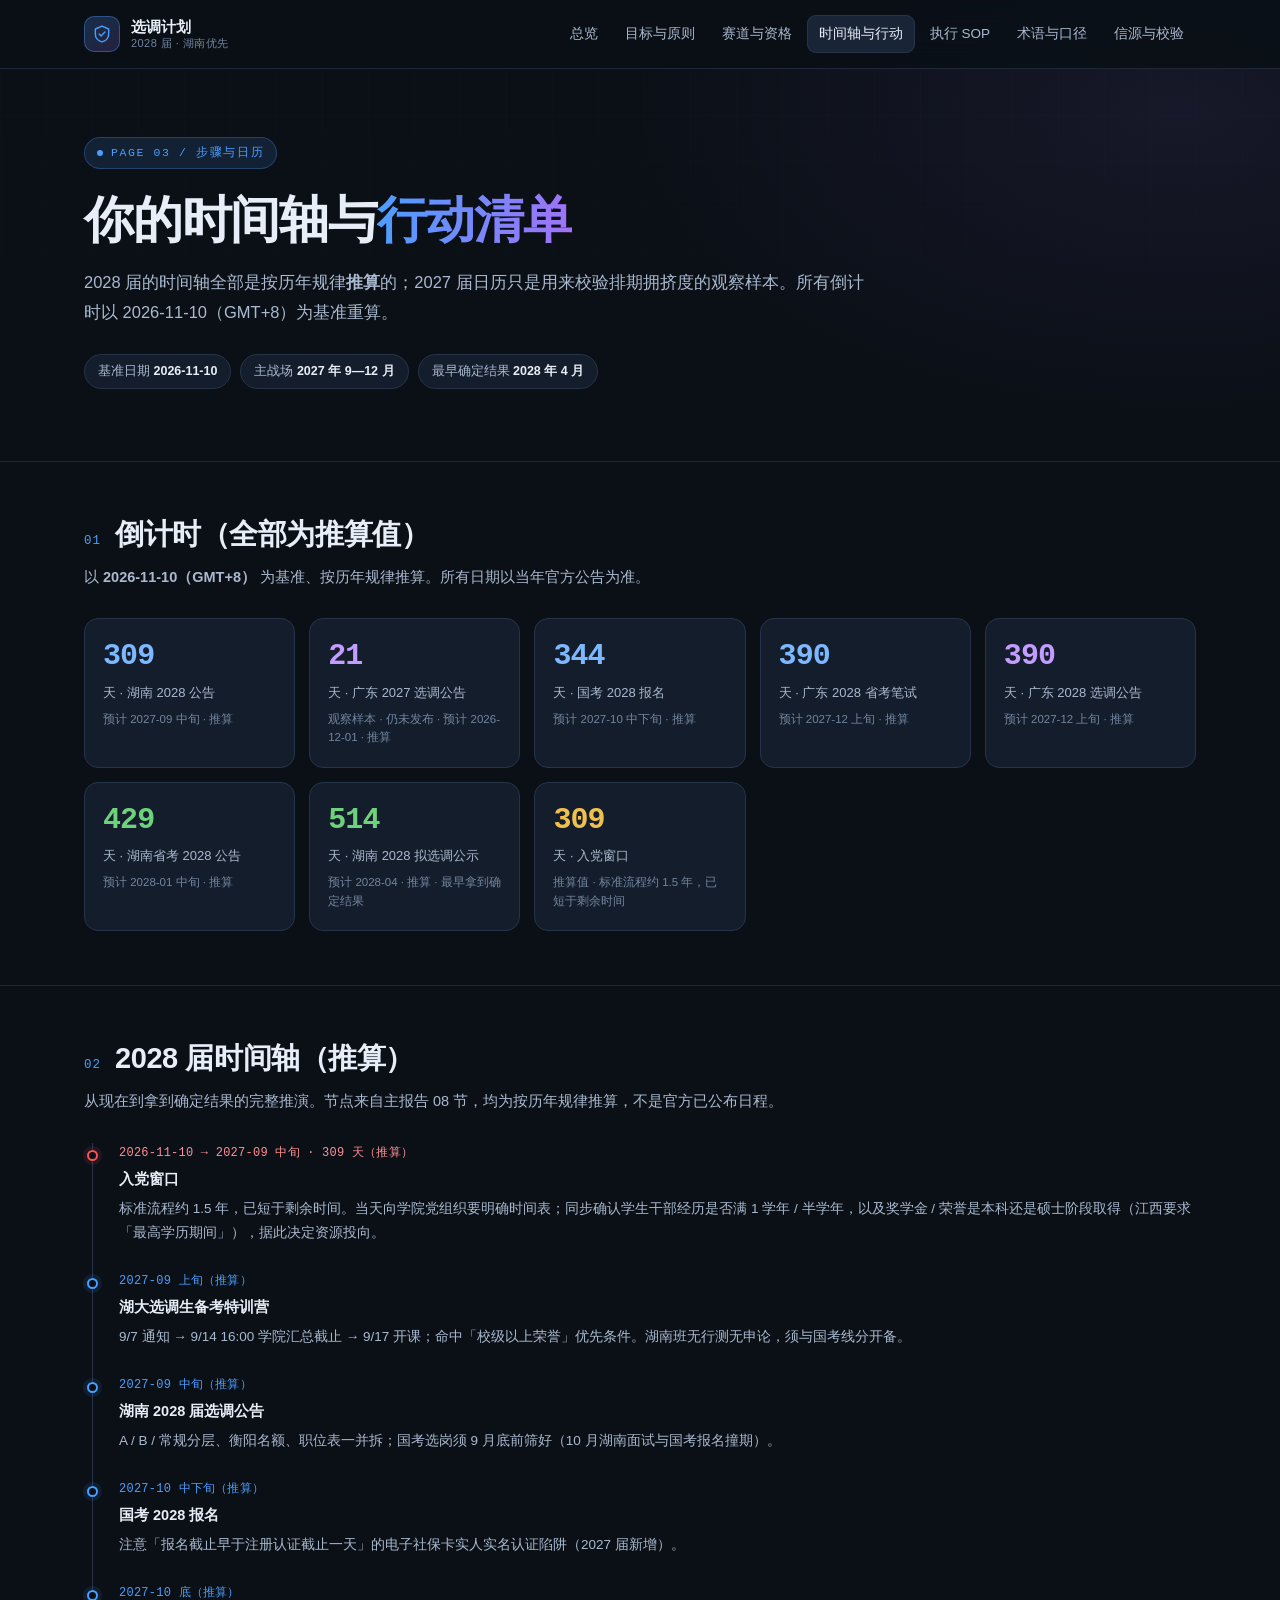
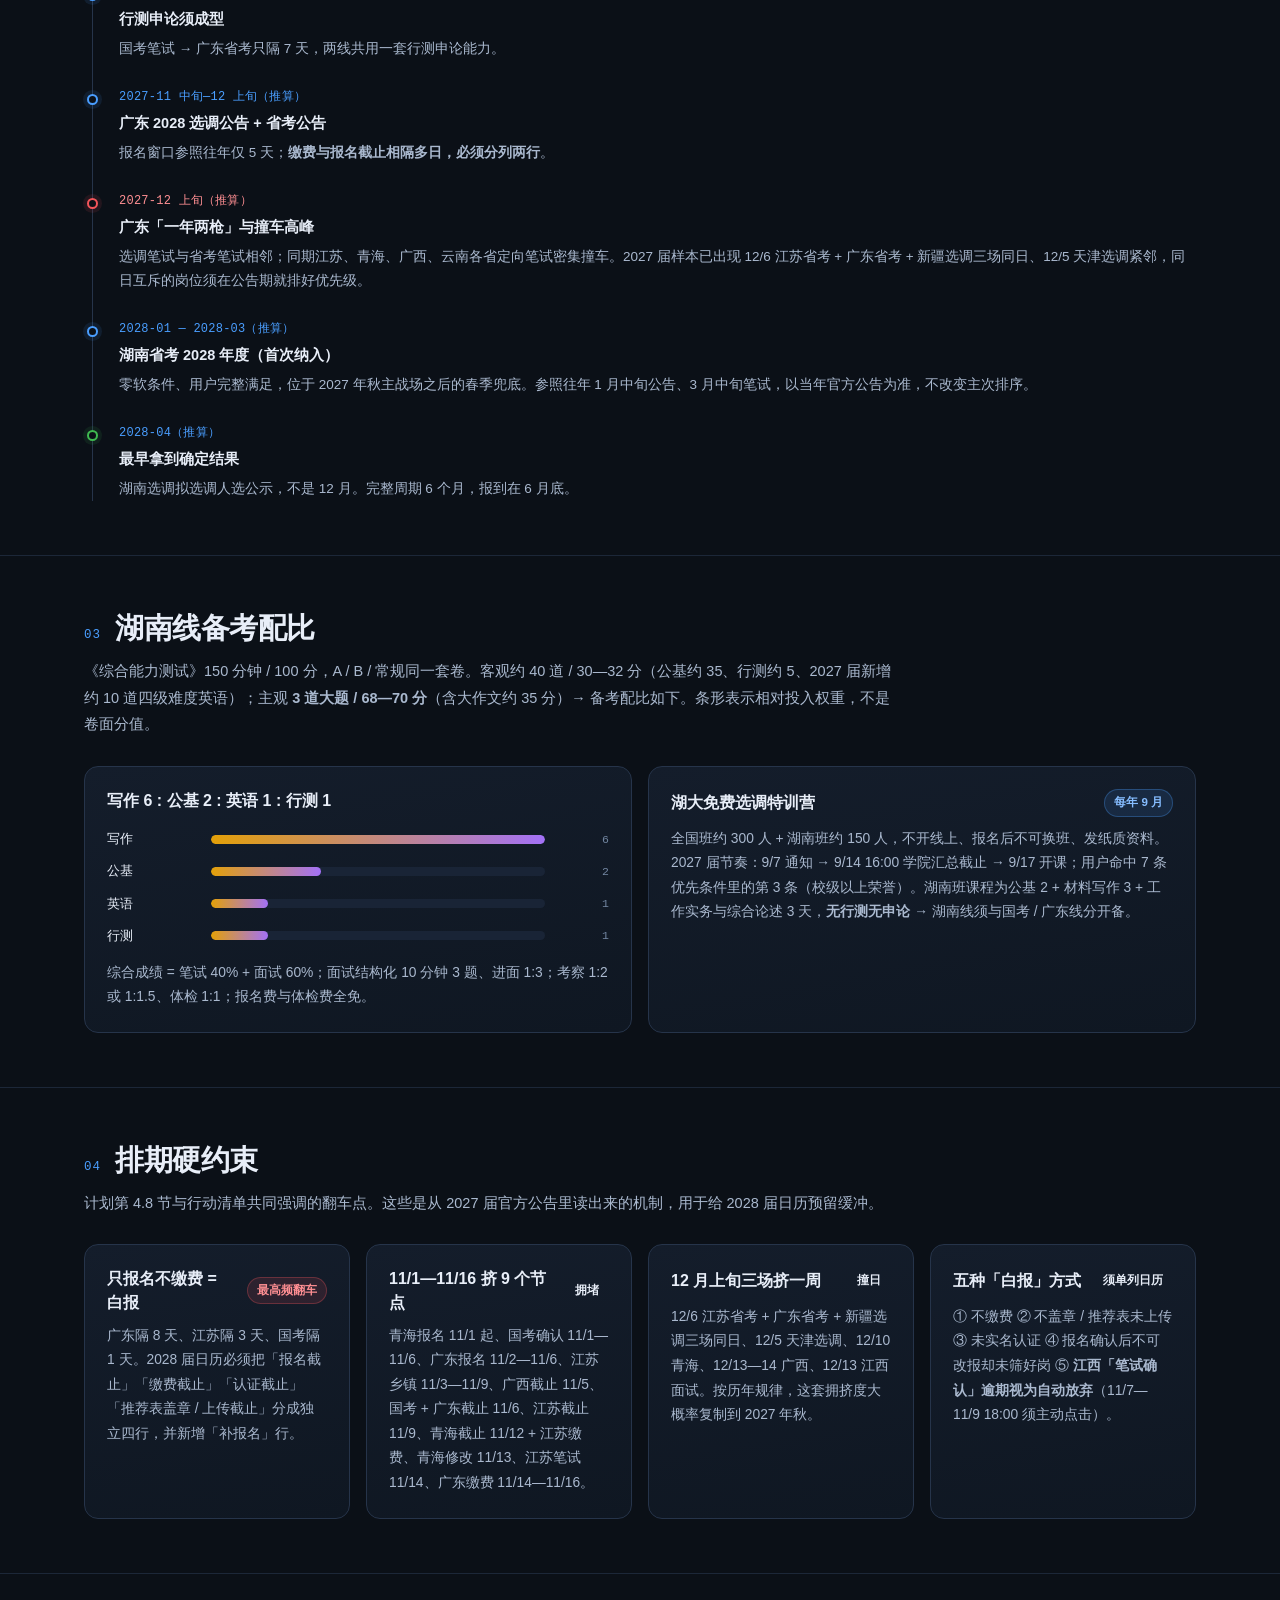
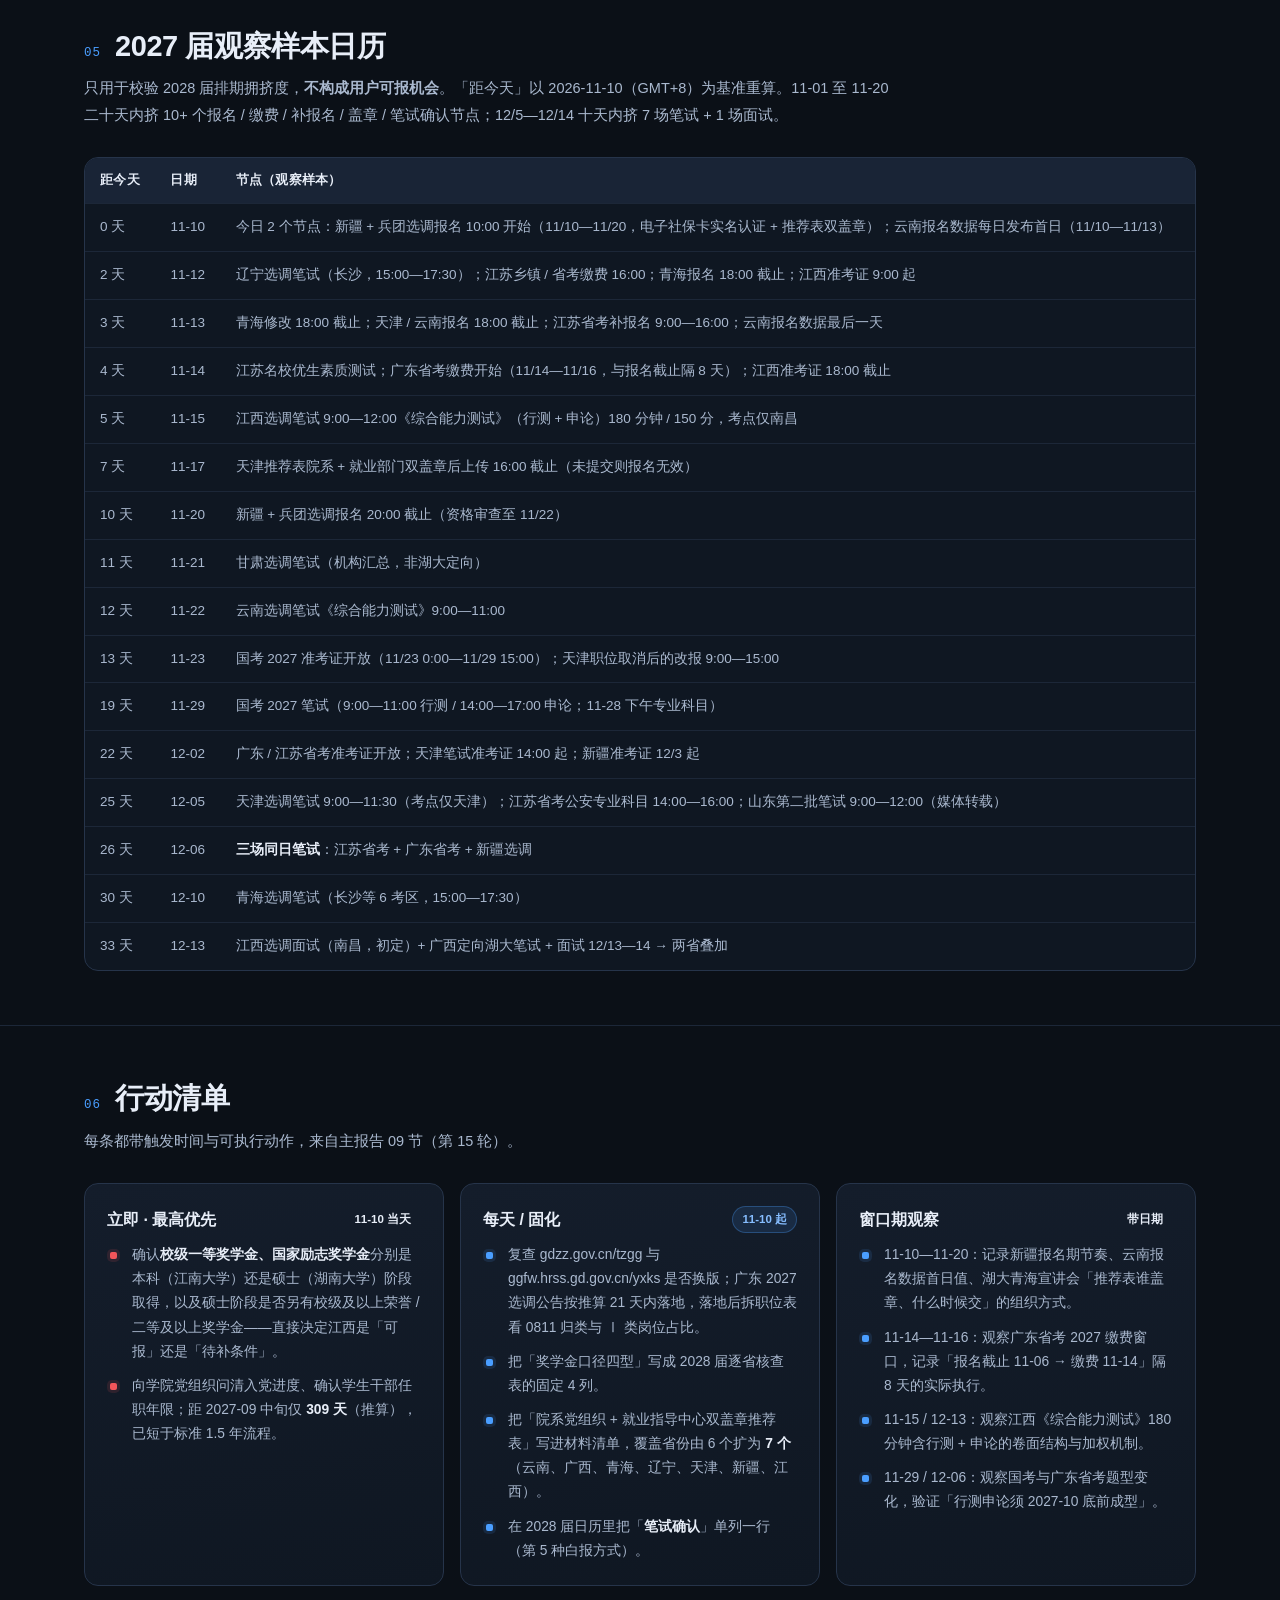
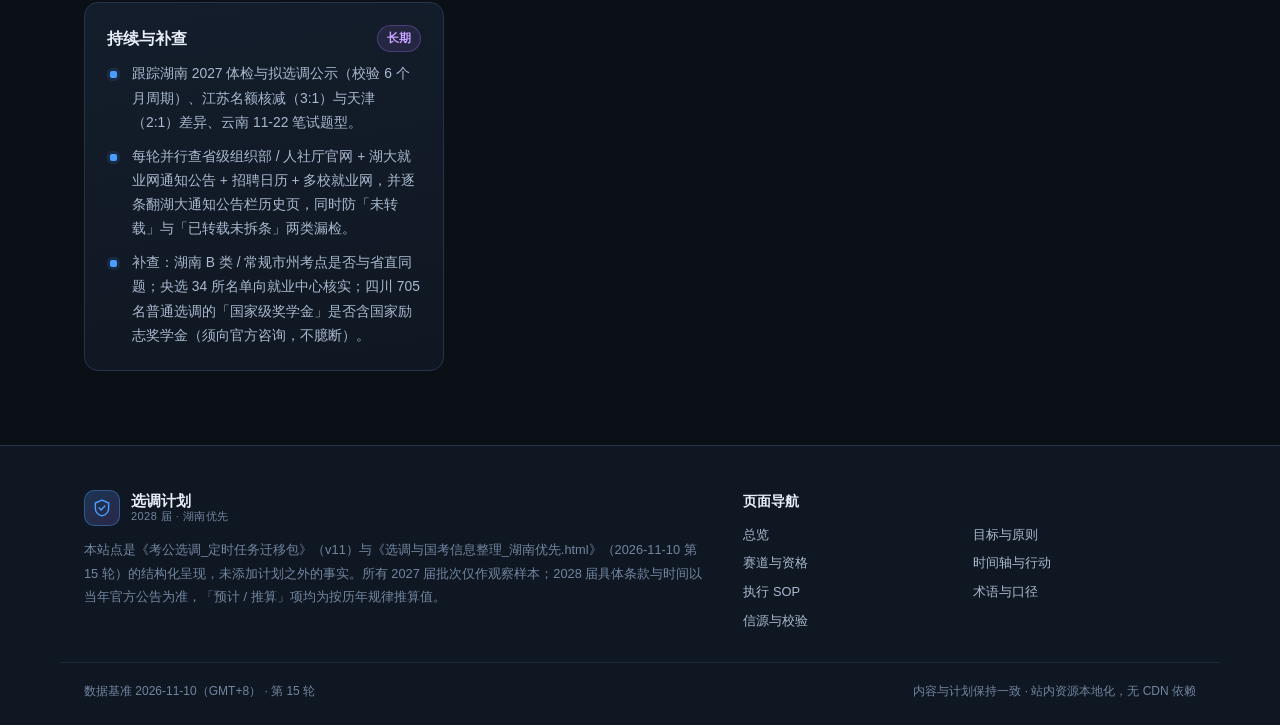
<file: timeline.html>
<!DOCTYPE html>
<html lang="zh-CN">
<head>
<meta charset="UTF-8">
<meta name="viewport" content="width=device-width, initial-scale=1">
<meta name="description" content="2028 届推算时间轴、倒计时、备考配比、排期硬约束、2027 届观察样本日历与行动清单。">
<meta name="theme-color" content="#0b1017">
<title>时间轴与行动 · 考公选调 2028 届行动计划</title>
<link rel="stylesheet" href="assets/css/style.css">
</head>
<body>

<header class="site-header">
  <div class="container header-inner">
    <a class="brand" href="index.html" aria-label="返回总览">
      <span class="brand-mark" aria-hidden="true">
        <svg viewBox="0 0 24 24" fill="none" stroke="currentColor" stroke-width="1.7" stroke-linecap="round" stroke-linejoin="round"><path d="M12 2.5 20 6v6c0 5-3.4 8.2-8 9.5-4.6-1.3-8-4.5-8-9.5V6l8-3.5Z"/><path d="m8.6 12 2.3 2.3 4.6-4.6"/></svg>
      </span>
      <span class="brand-text">选调计划<small>2028 届 · 湖南优先</small></span>
    </a>
    <nav class="nav" aria-label="主导航">
      <a href="index.html">总览</a>
      <a href="goals.html">目标与原则</a>
      <a href="routes.html">赛道与资格</a>
      <a href="timeline.html">时间轴与行动</a>
      <a href="sop.html">执行 SOP</a>
      <a href="glossary.html">术语与口径</a>
      <a href="sources.html">信源与校验</a>
    </nav>
  </div>
  <div class="scroll-progress" id="scrollProgress" aria-hidden="true"></div>
</header>

<main>

<section class="hero">
  <div class="container">
    <span class="eyebrow"><span class="dot"></span> Page 03 / 步骤与日历</span>
    <h1>你的时间轴与<span class="accent">行动清单</span></h1>
    <p class="lead">2028 届的时间轴全部是按历年规律<strong>推算</strong>的；2027 届日历只是用来校验排期拥挤度的观察样本。所有倒计时以 2026-11-10（GMT+8）为基准重算。</p>
    <div class="chips">
      <span class="chip">基准日期 <b>2026-11-10</b></span>
      <span class="chip">主战场 <b>2027 年 9—12 月</b></span>
      <span class="chip">最早确定结果 <b>2028 年 4 月</b></span>
    </div>
  </div>
</section>

<section class="section" id="countdown">
  <div class="container">
    <div class="section-head"><span class="section-num">01</span><h2>倒计时（全部为推算值）</h2></div>
    <p class="section-desc">以 <strong>2026-11-10（GMT+8）</strong> 为基准、按历年规律推算。所有日期以当年官方公告为准。</p>
    <div class="grid-4">
      <div class="stat"><div class="num blue">309</div><div class="label">天 · 湖南 2028 公告</div><div class="note">预计 2027-09 中旬 · 推算</div></div>
      <div class="stat"><div class="num purple">21</div><div class="label">天 · 广东 2027 选调公告</div><div class="note">观察样本 · 仍未发布 · 预计 2026-12-01 · 推算</div></div>
      <div class="stat"><div class="num blue">344</div><div class="label">天 · 国考 2028 报名</div><div class="note">预计 2027-10 中下旬 · 推算</div></div>
      <div class="stat"><div class="num blue">390</div><div class="label">天 · 广东 2028 省考笔试</div><div class="note">预计 2027-12 上旬 · 推算</div></div>
      <div class="stat"><div class="num purple">390</div><div class="label">天 · 广东 2028 选调公告</div><div class="note">预计 2027-12 上旬 · 推算</div></div>
      <div class="stat"><div class="num green">429</div><div class="label">天 · 湖南省考 2028 公告</div><div class="note">预计 2028-01 中旬 · 推算</div></div>
      <div class="stat"><div class="num green">514</div><div class="label">天 · 湖南 2028 拟选调公示</div><div class="note">预计 2028-04 · 推算 · 最早拿到确定结果</div></div>
      <div class="stat"><div class="num amber">309</div><div class="label">天 · 入党窗口</div><div class="note">推算值 · 标准流程约 1.5 年，已短于剩余时间</div></div>
    </div>
  </div>
</section>

<section class="section" id="timeline2028">
  <div class="container">
    <div class="section-head"><span class="section-num">02</span><h2>2028 届时间轴（推算）</h2></div>
    <p class="section-desc">从现在到拿到确定结果的完整推演。节点来自主报告 08 节，均为按历年规律推算，不是官方已公布日程。</p>
    <div class="tl">
      <div class="tl-item hot">
        <div class="tl-date">2026-11-10 → 2027-09 中旬 · 309 天（推算）</div>
        <div class="tl-title">入党窗口</div>
        <div class="tl-body">标准流程约 1.5 年，已短于剩余时间。当天向学院党组织要明确时间表；同步确认学生干部经历是否满 1 学年 / 半学年，以及奖学金 / 荣誉是本科还是硕士阶段取得（江西要求「最高学历期间」），据此决定资源投向。</div>
      </div>
      <div class="tl-item">
        <div class="tl-date">2027-09 上旬（推算）</div>
        <div class="tl-title">湖大选调生备考特训营</div>
        <div class="tl-body">9/7 通知 → 9/14 16:00 学院汇总截止 → 9/17 开课；命中「校级以上荣誉」优先条件。湖南班无行测无申论，须与国考线分开备。</div>
      </div>
      <div class="tl-item">
        <div class="tl-date">2027-09 中旬（推算）</div>
        <div class="tl-title">湖南 2028 届选调公告</div>
        <div class="tl-body">A / B / 常规分层、衡阳名额、职位表一并拆；国考选岗须 9 月底前筛好（10 月湖南面试与国考报名撞期）。</div>
      </div>
      <div class="tl-item">
        <div class="tl-date">2027-10 中下旬（推算）</div>
        <div class="tl-title">国考 2028 报名</div>
        <div class="tl-body">注意「报名截止早于注册认证截止一天」的电子社保卡实人实名认证陷阱（2027 届新增）。</div>
      </div>
      <div class="tl-item">
        <div class="tl-date">2027-10 底（推算）</div>
        <div class="tl-title">行测申论须成型</div>
        <div class="tl-body">国考笔试 → 广东省考只隔 7 天，两线共用一套行测申论能力。</div>
      </div>
      <div class="tl-item">
        <div class="tl-date">2027-11 中旬—12 上旬（推算）</div>
        <div class="tl-title">广东 2028 选调公告 + 省考公告</div>
        <div class="tl-body">报名窗口参照往年仅 5 天；<strong>缴费与报名截止相隔多日，必须分列两行</strong>。</div>
      </div>
      <div class="tl-item hot">
        <div class="tl-date">2027-12 上旬（推算）</div>
        <div class="tl-title">广东「一年两枪」与撞车高峰</div>
        <div class="tl-body">选调笔试与省考笔试相邻；同期江苏、青海、广西、云南各省定向笔试密集撞车。2027 届样本已出现 12/6 江苏省考 + 广东省考 + 新疆选调三场同日、12/5 天津选调紧邻，同日互斥的岗位须在公告期就排好优先级。</div>
      </div>
      <div class="tl-item">
        <div class="tl-date">2028-01 — 2028-03（推算）</div>
        <div class="tl-title">湖南省考 2028 年度（首次纳入）</div>
        <div class="tl-body">零软条件、用户完整满足，位于 2027 年秋主战场之后的春季兜底。参照往年 1 月中旬公告、3 月中旬笔试，以当年官方公告为准，不改变主次排序。</div>
      </div>
      <div class="tl-item done">
        <div class="tl-date">2028-04（推算）</div>
        <div class="tl-title">最早拿到确定结果</div>
        <div class="tl-body">湖南选调拟选调人选公示，不是 12 月。完整周期 6 个月，报到在 6 月底。</div>
      </div>
    </div>
  </div>
</section>

<section class="section" id="prep">
  <div class="container">
    <div class="section-head"><span class="section-num">03</span><h2>湖南线备考配比</h2></div>
    <p class="section-desc">《综合能力测试》150 分钟 / 100 分，A / B / 常规同一套卷。客观约 40 道 / 30—32 分（公基约 35、行测约 5、2027 届新增约 10 道四级难度英语）；主观 <strong>3 道大题 / 68—70 分</strong>（含大作文约 35 分）→ 备考配比如下。条形表示相对投入权重，不是卷面分值。</p>
    <div class="grid-2">
      <div class="card">
        <h3>写作 6 : 公基 2 : 英语 1 : 行测 1</h3>
        <div style="margin-top:16px">
          <div class="bar-row"><div>写作</div><div class="bar-track"><div class="bar-fill" style="width:100%"></div></div><div class="bar-val">6</div></div>
          <div class="bar-row"><div>公基</div><div class="bar-track"><div class="bar-fill" style="width:33%"></div></div><div class="bar-val">2</div></div>
          <div class="bar-row"><div>英语</div><div class="bar-track"><div class="bar-fill" style="width:17%"></div></div><div class="bar-val">1</div></div>
          <div class="bar-row"><div>行测</div><div class="bar-track"><div class="bar-fill" style="width:17%"></div></div><div class="bar-val">1</div></div>
        </div>
        <p style="margin-top:14px">综合成绩 = 笔试 40% + 面试 60%；面试结构化 10 分钟 3 题、进面 1:3；考察 1:2 或 1:1.5、体检 1:1；报名费与体检费全免。</p>
      </div>
      <div class="card">
        <div class="card-head"><h3>湖大免费选调特训营</h3><span class="badge info">每年 9 月</span></div>
        <p>全国班约 300 人 + 湖南班约 150 人，不开线上、报名后不可换班、发纸质资料。2027 届节奏：9/7 通知 → 9/14 16:00 学院汇总截止 → 9/17 开课；用户命中 7 条优先条件里的第 3 条（校级以上荣誉）。湖南班课程为公基 2 + 材料写作 3 + 工作实务与综合论述 3 天，<strong>无行测无申论</strong> → 湖南线须与国考 / 广东线分开备。</p>
      </div>
    </div>
  </div>
</section>

<section class="section" id="constraints">
  <div class="container">
    <div class="section-head"><span class="section-num">04</span><h2>排期硬约束</h2></div>
    <p class="section-desc">计划第 4.8 节与行动清单共同强调的翻车点。这些是从 2027 届官方公告里读出来的机制，用于给 2028 届日历预留缓冲。</p>
    <div class="grid">
      <div class="card"><div class="card-head"><h3>只报名不缴费 = 白报</h3><span class="badge no">最高频翻车</span></div><p>广东隔 8 天、江苏隔 3 天、国考隔 1 天。2028 届日历必须把「报名截止」「缴费截止」「认证截止」「推荐表盖章 / 上传截止」分成独立四行，并新增「补报名」行。</p></div>
      <div class="card"><div class="card-head"><h3>11/1—11/16 挤 9 个节点</h3><span class="badge amber">拥堵</span></div><p>青海报名 11/1 起、国考确认 11/1—11/6、广东报名 11/2—11/6、江苏乡镇 11/3—11/9、广西截止 11/5、国考 + 广东截止 11/6、江苏截止 11/9、青海截止 11/12 + 江苏缴费、青海修改 11/13、江苏笔试 11/14、广东缴费 11/14—11/16。</p></div>
      <div class="card"><div class="card-head"><h3>12 月上旬三场挤一周</h3><span class="badge amber">撞日</span></div><p>12/6 江苏省考 + 广东省考 + 新疆选调三场同日、12/5 天津选调、12/10 青海、12/13—14 广西、12/13 江西面试。按历年规律，这套拥挤度大概率复制到 2027 年秋。</p></div>
      <div class="card"><div class="card-head"><h3>五种「白报」方式</h3><span class="badge red">须单列日历</span></div><p>① 不缴费 ② 不盖章 / 推荐表未上传 ③ 未实名认证 ④ 报名确认后不可改报却未筛好岗 ⑤ <strong>江西「笔试确认」逾期视为自动放弃</strong>（11/7—11/9 18:00 须主动点击）。</p></div>
    </div>
  </div>
</section>

<section class="section" id="calendar">
  <div class="container">
    <div class="section-head"><span class="section-num">05</span><h2>2027 届观察样本日历</h2></div>
    <p class="section-desc">只用于校验 2028 届排期拥挤度，<strong>不构成用户可报机会</strong>。「距今天」以 2026-11-10（GMT+8）为基准重算。11-01 至 11-20 二十天内挤 10+ 个报名 / 缴费 / 补报名 / 盖章 / 笔试确认节点；12/5—12/14 十天内挤 7 场笔试 + 1 场面试。</p>
    <div class="table-wrap">
      <table>
        <thead><tr><th>距今天</th><th>日期</th><th>节点（观察样本）</th></tr></thead>
        <tbody>
          <tr><td>0 天</td><td>11-10</td><td>今日 2 个节点：新疆 + 兵团选调报名 10:00 开始（11/10—11/20，电子社保卡实名认证 + 推荐表双盖章）；云南报名数据每日发布首日（11/10—11/13）</td></tr>
          <tr><td>2 天</td><td>11-12</td><td>辽宁选调笔试（长沙，15:00—17:30）；江苏乡镇 / 省考缴费 16:00；青海报名 18:00 截止；江西准考证 9:00 起</td></tr>
          <tr><td>3 天</td><td>11-13</td><td>青海修改 18:00 截止；天津 / 云南报名 18:00 截止；江苏省考补报名 9:00—16:00；云南报名数据最后一天</td></tr>
          <tr><td>4 天</td><td>11-14</td><td>江苏名校优生素质测试；广东省考缴费开始（11/14—11/16，与报名截止隔 8 天）；江西准考证 18:00 截止</td></tr>
          <tr><td>5 天</td><td>11-15</td><td>江西选调笔试 9:00—12:00《综合能力测试》（行测 + 申论）180 分钟 / 150 分，考点仅南昌</td></tr>
          <tr><td>7 天</td><td>11-17</td><td>天津推荐表院系 + 就业部门双盖章后上传 16:00 截止（未提交则报名无效）</td></tr>
          <tr><td>10 天</td><td>11-20</td><td>新疆 + 兵团选调报名 20:00 截止（资格审查至 11/22）</td></tr>
          <tr><td>11 天</td><td>11-21</td><td>甘肃选调笔试（机构汇总，非湖大定向）</td></tr>
          <tr><td>12 天</td><td>11-22</td><td>云南选调笔试《综合能力测试》9:00—11:00</td></tr>
          <tr><td>13 天</td><td>11-23</td><td>国考 2027 准考证开放（11/23 0:00—11/29 15:00）；天津职位取消后的改报 9:00—15:00</td></tr>
          <tr><td>19 天</td><td>11-29</td><td>国考 2027 笔试（9:00—11:00 行测 / 14:00—17:00 申论；11-28 下午专业科目）</td></tr>
          <tr><td>22 天</td><td>12-02</td><td>广东 / 江苏省考准考证开放；天津笔试准考证 14:00 起；新疆准考证 12/3 起</td></tr>
          <tr><td>25 天</td><td>12-05</td><td>天津选调笔试 9:00—11:30（考点仅天津）；江苏省考公安专业科目 14:00—16:00；山东第二批笔试 9:00—12:00（媒体转载）</td></tr>
          <tr><td>26 天</td><td>12-06</td><td><strong>三场同日笔试</strong>：江苏省考 + 广东省考 + 新疆选调</td></tr>
          <tr><td>30 天</td><td>12-10</td><td>青海选调笔试（长沙等 6 考区，15:00—17:30）</td></tr>
          <tr><td>33 天</td><td>12-13</td><td>江西选调面试（南昌，初定）+ 广西定向湖大笔试 + 面试 12/13—14 → 两省叠加</td></tr>
        </tbody>
      </table>
    </div>
  </div>
</section>

<section class="section" id="todo">
  <div class="container">
    <div class="section-head"><span class="section-num">06</span><h2>行动清单</h2></div>
    <p class="section-desc">每条都带触发时间与可执行动作，来自主报告 09 节（第 15 轮）。</p>
    <div class="grid-2">
      <div class="card">
        <div class="card-head"><h3>立即 · 最高优先</h3><span class="badge red">11-10 当天</span></div>
        <ul class="check-list warn">
          <li>确认<strong>校级一等奖学金、国家励志奖学金</strong>分别是本科（江南大学）还是硕士（湖南大学）阶段取得，以及硕士阶段是否另有校级及以上荣誉 / 二等及以上奖学金——直接决定江西是「可报」还是「待补条件」。</li>
          <li>向学院党组织问清入党进度、确认学生干部任职年限；距 2027-09 中旬仅 <strong>309 天</strong>（推算），已短于标准 1.5 年流程。</li>
        </ul>
      </div>
      <div class="card">
        <div class="card-head"><h3>每天 / 固化</h3><span class="badge info">11-10 起</span></div>
        <ul class="check-list">
          <li>复查 gdzz.gov.cn/tzgg 与 ggfw.hrss.gd.gov.cn/yxks 是否换版；广东 2027 选调公告按推算 21 天内落地，落地后拆职位表看 0811 归类与 Ⅰ 类岗位占比。</li>
          <li>把「奖学金口径四型」写成 2028 届逐省核查表的固定 4 列。</li>
          <li>把「院系党组织 + 就业指导中心双盖章推荐表」写进材料清单，覆盖省份由 6 个扩为 <strong>7 个</strong>（云南、广西、青海、辽宁、天津、新疆、江西）。</li>
          <li>在 2028 届日历里把「<strong>笔试确认</strong>」单列一行（第 5 种白报方式）。</li>
        </ul>
      </div>
      <div class="card">
        <div class="card-head"><h3>窗口期观察</h3><span class="badge amber">带日期</span></div>
        <ul class="check-list">
          <li>11-10—11-20：记录新疆报名期节奏、云南报名数据首日值、湖大青海宣讲会「推荐表谁盖章、什么时候交」的组织方式。</li>
          <li>11-14—11-16：观察广东省考 2027 缴费窗口，记录「报名截止 11-06 → 缴费 11-14」隔 8 天的实际执行。</li>
          <li>11-15 / 12-13：观察江西《综合能力测试》180 分钟含行测 + 申论的卷面结构与加权机制。</li>
          <li>11-29 / 12-06：观察国考与广东省考题型变化，验证「行测申论须 2027-10 底前成型」。</li>
        </ul>
      </div>
      <div class="card">
        <div class="card-head"><h3>持续与补查</h3><span class="badge purple">长期</span></div>
        <ul class="check-list">
          <li>跟踪湖南 2027 体检与拟选调公示（校验 6 个月周期）、江苏名额核减（3:1）与天津（2:1）差异、云南 11-22 笔试题型。</li>
          <li>每轮并行查省级组织部 / 人社厅官网 + 湖大就业网通知公告 + 招聘日历 + 多校就业网，并逐条翻湖大通知公告栏历史页，同时防「未转载」与「已转载未拆条」两类漏检。</li>
          <li>补查：湖南 B 类 / 常规市州考点是否与省直同题；央选 34 所名单向就业中心核实；四川 705 名普通选调的「国家级奖学金」是否含国家励志奖学金（须向官方咨询，不臆断）。</li>
        </ul>
      </div>
    </div>
  </div>
</section>

</main>

<footer class="site-footer">
  <div class="container footer-inner">
    <div class="footer-brand">
      <a class="brand" href="index.html">
        <span class="brand-mark" aria-hidden="true">
          <svg viewBox="0 0 24 24" fill="none" stroke="currentColor" stroke-width="1.7" stroke-linecap="round" stroke-linejoin="round"><path d="M12 2.5 20 6v6c0 5-3.4 8.2-8 9.5-4.6-1.3-8-4.5-8-9.5V6l8-3.5Z"/><path d="m8.6 12 2.3 2.3 4.6-4.6"/></svg>
        </span>
        <span class="brand-text">选调计划<small>2028 届 · 湖南优先</small></span>
      </a>
      <p class="footer-note">本站点是《考公选调_定时任务迁移包》（v11）与《选调与国考信息整理_湖南优先.html》（2026-11-10 第 15 轮）的结构化呈现，未添加计划之外的事实。所有 2027 届批次仅作观察样本；2028 届具体条款与时间以当年官方公告为准，「预计 / 推算」项均为按历年规律推算值。</p>
    </div>
    <div>
      <h4 style="color:var(--text);margin:0 0 10px">页面导航</h4>
      <div class="footer-links">
        <a href="index.html">总览</a>
        <a href="goals.html">目标与原则</a>
        <a href="routes.html">赛道与资格</a>
        <a href="timeline.html">时间轴与行动</a>
        <a href="sop.html">执行 SOP</a>
        <a href="glossary.html">术语与口径</a>
        <a href="sources.html">信源与校验</a>
      </div>
    </div>
  </div>
  <div class="container footer-bottom">
    <span>数据基准 2026-11-10（GMT+8） · 第 15 轮</span>
    <span>内容与计划保持一致 · 站内资源本地化，无 CDN 依赖</span>
  </div>
</footer>
<button class="to-top" id="toTop" type="button" aria-label="回到顶部">↑</button>
<script src="assets/js/main.js" defer></script>
</body>
</html>
</file>
<file: assets/css/style.css>
/* ============================================================
   选调计划 · 2028 届 —— 站点统一样式
   设计基调沿用主报告的深色主题，无外部字体 / CDN / 图片依赖
   ============================================================ */

:root {
  --bg: #0b1017;
  --bg-soft: #0f1722;
  --surface: #141d2b;
  --surface-2: #192436;
  --surface-3: #1f2c40;
  --border: #26344a;
  --border-soft: #1c2738;
  --text: #e8eef8;
  --text-2: #aab9cf;
  --text-3: #7286a1;
  --blue: #4a9eff;
  --purple: #a371f7;
  --teal: #2dd4bf;
  --amber: #e3a008;
  --green: #3fb950;
  --red: #f2555a;
  --blue-bg: rgba(74, 158, 255, .12);
  --purple-bg: rgba(163, 113, 247, .12);
  --teal-bg: rgba(45, 212, 191, .10);
  --amber-bg: rgba(227, 160, 8, .12);
  --green-bg: rgba(63, 185, 80, .12);
  --red-bg: rgba(242, 85, 90, .12);
  --radius: 14px;
  --radius-sm: 9px;
  --maxw: 1160px;
  --mono: ui-monospace, SFMono-Regular, Menlo, Consolas, "Liberation Mono", monospace;
  --sans: -apple-system, BlinkMacSystemFont, "Segoe UI", "PingFang SC", "Hiragino Sans GB",
          "Microsoft YaHei", "Noto Sans SC", "Source Han Sans SC", sans-serif;
}

*, *::before, *::after { box-sizing: border-box; }

html { scroll-behavior: smooth; scroll-padding-top: 96px; }

body {
  margin: 0;
  background: var(--bg);
  background-image:
    radial-gradient(900px 460px at 12% -6%, rgba(74, 158, 255, .10), transparent 70%),
    radial-gradient(760px 420px at 92% 2%, rgba(163, 113, 247, .08), transparent 72%);
  background-repeat: no-repeat;
  color: var(--text);
  font-family: var(--sans);
  font-size: 15px;
  line-height: 1.7;
  -webkit-font-smoothing: antialiased;
  text-rendering: optimizeLegibility;
}

a { color: inherit; text-decoration: none; }
a:focus-visible, button:focus-visible { outline: 2px solid var(--blue); outline-offset: 3px; border-radius: 6px; }
img, svg { display: block; max-width: 100%; }
h1, h2, h3, h4, p, ul, ol, figure { margin-top: 0; }
ul, ol { padding-left: 1.25em; }

.container { width: 100%; max-width: var(--maxw); margin: 0 auto; padding: 0 24px; }

/* ---------- header / nav ---------- */
.site-header {
  position: sticky; top: 0; z-index: 60;
  background: rgba(11, 16, 23, .90);
  backdrop-filter: blur(14px);
  -webkit-backdrop-filter: blur(14px);
  border-bottom: 1px solid var(--border-soft);
}
.header-inner { display: flex; align-items: center; gap: 24px; min-height: 68px; }
.brand { display: inline-flex; align-items: center; gap: 11px; flex: 0 0 auto; }
.brand-mark {
  width: 36px; height: 36px; border-radius: 10px;
  display: grid; place-items: center;
  background: linear-gradient(145deg, rgba(74, 158, 255, .22), rgba(163, 113, 247, .18));
  border: 1px solid rgba(74, 158, 255, .38);
  color: var(--blue);
}
.brand-mark svg { width: 20px; height: 20px; }
.brand-text { font-weight: 700; font-size: 15px; letter-spacing: .01em; line-height: 1.25; }
.brand-text small { display: block; font-weight: 500; font-size: 11px; color: var(--text-3); letter-spacing: .04em; }
.nav { margin-left: auto; display: flex; align-items: center; gap: 3px; }
.nav a {
  display: inline-block; padding: 8px 12px; border-radius: var(--radius-sm);
  font-size: 13.5px; color: var(--text-2); white-space: nowrap;
  transition: color .18s ease, background .18s ease;
}
.nav a:hover { color: var(--text); background: var(--surface-2); }
.nav a.active { color: var(--text); background: var(--surface-2); box-shadow: inset 0 0 0 1px var(--border); }
.scroll-progress {
  position: absolute; left: 0; bottom: -1px; height: 2px; width: 0;
  background: linear-gradient(90deg, var(--blue), var(--purple));
  transition: width .08s linear;
}

/* ---------- hero ---------- */
.hero {
  position: relative; overflow: hidden;
  padding: 68px 0 44px;
  border-bottom: 1px solid var(--border-soft);
}
.hero::before {
  content: ""; position: absolute; inset: 0; pointer-events: none; opacity: .35;
  background-image: linear-gradient(rgba(120, 150, 190, .055) 1px, transparent 1px),
                    linear-gradient(90deg, rgba(120, 150, 190, .055) 1px, transparent 1px);
  background-size: 46px 46px;
  mask-image: linear-gradient(180deg, #000, transparent 88%);
  -webkit-mask-image: linear-gradient(180deg, #000, transparent 88%);
}
.hero > .container { position: relative; z-index: 1; }
.eyebrow {
  display: inline-flex; align-items: center; gap: 8px;
  font-family: var(--mono); font-size: 11.5px; letter-spacing: .14em;
  text-transform: uppercase; color: var(--blue);
  padding: 5px 12px; border-radius: 999px;
  background: var(--blue-bg); border: 1px solid rgba(74, 158, 255, .28);
  margin-bottom: 22px;
}
.eyebrow .dot { width: 6px; height: 6px; border-radius: 50%; background: var(--blue); }
h1 { font-size: clamp(30px, 4.6vw, 50px); line-height: 1.16; letter-spacing: -.025em; margin-bottom: 18px; font-weight: 750; }
h1 .accent { background: linear-gradient(100deg, var(--blue), var(--purple)); -webkit-background-clip: text; background-clip: text; color: transparent; }
.lead { font-size: 16.5px; line-height: 1.85; color: var(--text-2); max-width: 780px; margin-bottom: 26px; }
.chips { display: flex; flex-wrap: wrap; gap: 9px; margin-bottom: 28px; }
.chip {
  font-size: 12.5px; color: var(--text-2); padding: 6px 13px; border-radius: 999px;
  background: var(--surface); border: 1px solid var(--border);
}
.chip b { color: var(--text); font-weight: 650; }
.hero-actions { display: flex; flex-wrap: wrap; gap: 11px; }
.btn {
  display: inline-flex; align-items: center; gap: 8px;
  padding: 10px 18px; border-radius: 10px; font-size: 14px; font-weight: 600;
  border: 1px solid var(--border); background: var(--surface); color: var(--text);
  transition: transform .18s ease, border-color .18s ease, background .18s ease;
}
.btn:hover { transform: translateY(-2px); border-color: var(--blue); background: var(--surface-2); }
.btn-primary { background: linear-gradient(135deg, #2f7fe6, #6b5ce7); border-color: transparent; color: #fff; }
.btn-primary:hover { background: linear-gradient(135deg, #3b8bf2, #7a6bf0); border-color: transparent; }
.btn .arrow { font-family: var(--mono); }

/* ---------- sections ---------- */
.section { padding: 54px 0; border-bottom: 1px solid var(--border-soft); }
.section:last-of-type { border-bottom: 0; }
.section-head { display: flex; align-items: baseline; gap: 14px; flex-wrap: wrap; margin-bottom: 10px; }
.section-num { font-family: var(--mono); font-size: 12.5px; color: var(--blue); letter-spacing: .08em; }
h2 { font-size: clamp(21px, 2.6vw, 29px); letter-spacing: -.015em; line-height: 1.3; margin: 0; font-weight: 700; }
.section-desc { color: var(--text-2); font-size: 14.5px; line-height: 1.85; max-width: 820px; margin: 0 0 28px; }
h3 { font-size: 16px; line-height: 1.45; margin-bottom: 9px; font-weight: 650; }
h4 { font-size: 14px; margin-bottom: 8px; }
p { margin-bottom: 14px; }
p:last-child { margin-bottom: 0; }
.muted { color: var(--text-3); }
.small { font-size: 12.5px; }
.mono { font-family: var(--mono); }
.strong { color: var(--text); font-weight: 650; }
mark { background: rgba(227, 160, 8, .16); color: #f3cf74; padding: 0 3px; border-radius: 3px; }

/* ---------- grids & cards ---------- */
.grid { display: grid; gap: 16px; grid-template-columns: repeat(auto-fit, minmax(258px, 1fr)); }
.grid-2 { display: grid; gap: 16px; grid-template-columns: repeat(auto-fit, minmax(320px, 1fr)); }
.grid-4 { display: grid; gap: 14px; grid-template-columns: repeat(auto-fit, minmax(200px, 1fr)); }
.stack { display: grid; gap: 14px; }
.card {
  background: linear-gradient(170deg, var(--surface), var(--bg-soft));
  border: 1px solid var(--border); border-radius: var(--radius);
  padding: 22px; transition: border-color .2s ease, transform .2s ease;
}
a.card:hover { border-color: rgba(74, 158, 255, .55); transform: translateY(-3px); }
.card p { font-size: 13.8px; color: var(--text-2); line-height: 1.78; }
.card .kicker { font-family: var(--mono); font-size: 11px; color: var(--text-3); letter-spacing: .1em; text-transform: uppercase; margin-bottom: 10px; }
.card-head { display: flex; align-items: center; justify-content: space-between; gap: 12px; margin-bottom: 10px; }
.card-head h3 { margin: 0; }
.stat {
  background: var(--surface); border: 1px solid var(--border); border-radius: var(--radius);
  padding: 20px 18px;
}
.stat .num { font-family: var(--mono); font-size: 30px; font-weight: 700; line-height: 1.15; letter-spacing: -.03em; color: var(--text); }
.stat .num.blue { color: #7db8ff; } .stat .num.green { color: #6ed17c; }
.stat .num.amber { color: #f0c04e; } .stat .num.red { color: #ff8085; } .stat .num.purple { color: #c39cff; }
.stat .label { font-size: 13px; color: var(--text-2); margin-top: 8px; }
.stat .note { font-size: 11.5px; color: var(--text-3); margin-top: 6px; line-height: 1.6; }

/* ---------- badges / pills ---------- */
.badge {
  display: inline-flex; align-items: center; gap: 5px; flex: 0 0 auto;
  font-size: 11.5px; font-weight: 600; padding: 3px 9px; border-radius: 999px;
  border: 1px solid transparent; white-space: nowrap;
}
.badge.ok { color: #78d487; background: var(--green-bg); border-color: rgba(63,185,80,.30); }
.badge.no { color: #ff8f93; background: var(--red-bg); border-color: rgba(242,85,90,.30); }
.badge.maybe { color: #f0c04e; background: var(--amber-bg); border-color: rgba(227,160,8,.30); }
.badge.info { color: #86bdff; background: var(--blue-bg); border-color: rgba(74,158,255,.30); }
.badge.purple { color: #c6a4ff; background: var(--purple-bg); border-color: rgba(163,113,247,.30); }
.badge.teal { color: #7ce0d4; background: var(--teal-bg); border-color: rgba(45,212,191,.30); }

/* ---------- alerts ---------- */
.alert {
  border-radius: var(--radius); padding: 18px 20px; margin-bottom: 16px;
  background: var(--surface); border: 1px solid var(--border); border-left: 3px solid var(--blue);
  font-size: 14px; line-height: 1.8; color: var(--text-2);
}
.alert strong { color: var(--text); }
.alert.blue { border-left-color: var(--blue); background: linear-gradient(100deg, var(--blue-bg), var(--surface) 55%); }
.alert.red { border-left-color: var(--red); background: linear-gradient(100deg, var(--red-bg), var(--surface) 55%); }
.alert.amber { border-left-color: var(--amber); background: linear-gradient(100deg, var(--amber-bg), var(--surface) 55%); }
.alert.green { border-left-color: var(--green); background: linear-gradient(100deg, var(--green-bg), var(--surface) 55%); }
.alert .alert-title { display: block; font-weight: 650; color: var(--text); margin-bottom: 6px; font-size: 14.5px; }

/* ---------- kv list ---------- */
.kv { display: grid; gap: 0; border: 1px solid var(--border); border-radius: var(--radius); overflow: hidden; }
.kv-item { display: grid; grid-template-columns: 168px 1fr; gap: 16px; padding: 13px 18px; border-bottom: 1px solid var(--border-soft); font-size: 13.8px; }
.kv-item:last-child { border-bottom: 0; }
.kv-item:nth-child(odd) { background: rgba(255,255,255,.012); }
.kv-item .k { color: var(--text-3); }
.kv-item .v { color: var(--text-2); }
.kv-item .v strong { color: var(--text); }

/* ---------- tables ---------- */
.table-wrap { overflow-x: auto; border: 1px solid var(--border); border-radius: var(--radius); background: var(--bg-soft); }
table { width: 100%; border-collapse: collapse; min-width: 660px; font-size: 13.5px; }
th, td { padding: 12px 15px; text-align: left; border-bottom: 1px solid var(--border-soft); vertical-align: top; line-height: 1.7; }
th { background: var(--surface-2); color: var(--text); font-weight: 650; font-size: 12.5px; letter-spacing: .02em; white-space: nowrap; }
td { color: var(--text-2); }
tbody tr:last-child td { border-bottom: 0; }
tbody tr:hover td { background: rgba(74,158,255,.045); }
td strong { color: var(--text); }
.table-caption { font-size: 12px; color: var(--text-3); margin-top: 9px; line-height: 1.7; }

/* ---------- ladder / bars ---------- */
.ladder { display: grid; gap: 13px; }
.ladder-row { display: grid; grid-template-columns: 190px 1fr 108px; gap: 14px; align-items: center; }
.ladder-name { font-size: 13.5px; color: var(--text-2); }
.ladder-name b { color: var(--text); font-weight: 650; }
.ladder-track { height: 10px; border-radius: 999px; background: var(--surface-2); overflow: hidden; }
.ladder-fill { height: 100%; border-radius: 999px; background: linear-gradient(90deg, var(--blue), var(--purple)); }
.ladder-fill.warm { background: linear-gradient(90deg, var(--amber), var(--red)); }
.ladder-fill.cool { background: linear-gradient(90deg, var(--teal), var(--blue)); }
.ladder-val { font-family: var(--mono); font-size: 11.5px; color: var(--text-3); text-align: right; }
.bar-row { display: grid; grid-template-columns: 92px 1fr 52px; gap: 12px; align-items: center; margin-bottom: 10px; font-size: 13px; }
.bar-row .bar-track { height: 9px; background: var(--surface-2); border-radius: 999px; overflow: hidden; }
.bar-row .bar-fill { height: 100%; border-radius: 999px; background: linear-gradient(90deg, var(--amber), var(--purple)); }
.bar-row .bar-val { font-family: var(--mono); color: var(--text-3); font-size: 11.5px; text-align: right; }

/* ---------- timeline ---------- */
.tl { position: relative; margin-left: 8px; padding-left: 26px; border-left: 1px solid var(--border); }
.tl-item { position: relative; padding: 0 0 26px; }
.tl-item:last-child { padding-bottom: 0; }
.tl-item::before {
  content: ""; position: absolute; left: -32px; top: 7px; width: 11px; height: 11px;
  border-radius: 50%; background: var(--bg); border: 2px solid var(--blue); box-shadow: 0 0 0 4px rgba(74,158,255,.10);
}
.tl-item.hot::before { border-color: var(--red); box-shadow: 0 0 0 4px rgba(242,85,90,.10); }
.tl-item.done::before { border-color: var(--green); box-shadow: 0 0 0 4px rgba(63,185,80,.10); }
.tl-date { font-family: var(--mono); font-size: 12px; color: var(--blue); letter-spacing: .02em; margin-bottom: 4px; }
.tl-item.hot .tl-date { color: #ff8f93; }
.tl-title { font-weight: 650; font-size: 14.5px; margin-bottom: 5px; color: var(--text); }
.tl-body { font-size: 13.5px; color: var(--text-2); line-height: 1.78; }

/* ---------- steps ---------- */
.steps { display: grid; gap: 12px; }
.step { display: grid; grid-template-columns: 40px 1fr; gap: 16px; align-items: start;
  background: var(--surface); border: 1px solid var(--border); border-radius: var(--radius); padding: 17px 19px; }
.step-num { width: 34px; height: 34px; border-radius: 9px; display: grid; place-items: center;
  font-family: var(--mono); font-size: 13px; font-weight: 700; color: var(--blue);
  background: var(--blue-bg); border: 1px solid rgba(74,158,255,.28); }
.step h3 { margin-bottom: 5px; font-size: 14.5px; }
.step p { font-size: 13.5px; color: var(--text-2); margin: 0; line-height: 1.75; }
.step code, .inline-code { font-family: var(--mono); font-size: 12px; color: #9ecbff;
  background: rgba(74,158,255,.09); padding: 1px 5px; border-radius: 4px; }

/* ---------- map grid ---------- */
.map-grid { display: grid; gap: 10px; grid-template-columns: repeat(auto-fit, minmax(158px, 1fr)); }
.map-cell { border: 1px solid var(--border); border-radius: var(--radius-sm); padding: 13px 14px; background: var(--surface); }
.map-cell .n { font-family: var(--mono); font-size: 11px; color: var(--blue); }
.map-cell .t { font-size: 13px; font-weight: 600; margin-top: 4px; color: var(--text); }
.map-cell .d { font-size: 11.5px; color: var(--text-3); margin-top: 4px; line-height: 1.6; }

/* ---------- term cards ---------- */
.term { border-left: 2px solid var(--purple); padding-left: 16px; margin-bottom: 18px; }
.term .t { font-weight: 650; font-size: 14.5px; color: var(--text); margin-bottom: 4px; }
.term .t .en { font-family: var(--mono); font-size: 11px; color: var(--text-3); font-weight: 400; margin-left: 8px; }
.term .d { font-size: 13.5px; color: var(--text-2); line-height: 1.8; }

/* ---------- lists ---------- */
.check-list { list-style: none; padding: 0; margin: 0; display: grid; gap: 10px; }
.check-list li { position: relative; padding-left: 25px; font-size: 13.8px; color: var(--text-2); line-height: 1.75; }
.check-list li::before { content: ""; position: absolute; left: 3px; top: 9px; width: 7px; height: 7px;
  border-radius: 2px; background: var(--blue); box-shadow: 0 0 0 3px var(--blue-bg); }
.check-list li strong { color: var(--text); }
.check-list.warn li::before { background: var(--red); box-shadow: 0 0 0 3px var(--red-bg); }
.check-list.ok li::before { background: var(--green); box-shadow: 0 0 0 3px var(--green-bg); }

/* ---------- link cards / sources ---------- */
.link-list { display: grid; gap: 9px; }
.link-item { display: flex; align-items: center; justify-content: space-between; gap: 14px;
  padding: 12px 15px; border: 1px solid var(--border); border-radius: var(--radius-sm); background: var(--surface);
  font-size: 13.5px; transition: border-color .18s ease, background .18s ease; }
.link-item:hover { border-color: rgba(74,158,255,.5); background: var(--surface-2); }
.link-item .l { color: var(--text); font-weight: 550; }
.link-item .l small { display: block; font-weight: 400; color: var(--text-3); font-size: 11.5px; margin-top: 2px; }
.link-item .go { color: var(--blue); font-family: var(--mono); font-size: 12px; flex: 0 0 auto; }
.external { color: var(--text-2); }
.external:hover { color: var(--blue); }

/* ---------- swatches ---------- */
.swatches { display: grid; gap: 10px; grid-template-columns: repeat(auto-fit, minmax(136px, 1fr)); }
.swatch { border: 1px solid var(--border); border-radius: var(--radius-sm); overflow: hidden; background: var(--surface); }
.swatch .c { height: 34px; }
.swatch .lab { padding: 7px 10px; font-family: var(--mono); font-size: 11px; color: var(--text-2); }

/* ---------- footer ---------- */
.site-footer { border-top: 1px solid var(--border); background: var(--bg-soft); padding: 44px 0 24px; margin-top: 20px; }
.footer-inner { display: grid; gap: 26px; grid-template-columns: minmax(240px, 1.4fr) minmax(220px, 1fr); }
.footer-brand .brand { margin-bottom: 12px; }
.footer-note { font-size: 12.8px; color: var(--text-3); line-height: 1.85; max-width: 620px; }
.footer-links { display: grid; gap: 7px; grid-template-columns: repeat(2, minmax(0, 1fr)); align-content: start; }
.footer-links a { font-size: 12.8px; color: var(--text-2); }
.footer-links a:hover { color: var(--blue); }
.footer-bottom { border-top: 1px solid var(--border-soft); margin-top: 30px; padding-top: 18px;
  font-size: 12px; color: var(--text-3); display: flex; flex-wrap: wrap; gap: 8px 18px; justify-content: space-between; }

/* ---------- back to top ---------- */
.to-top { position: fixed; right: 22px; bottom: 22px; z-index: 40; width: 40px; height: 40px;
  border-radius: 11px; border: 1px solid var(--border); background: var(--surface); color: var(--text-2);
  display: grid; place-items: center; cursor: pointer; opacity: 0; pointer-events: none;
  transition: opacity .2s ease, transform .2s ease; }
.to-top.show { opacity: 1; pointer-events: auto; }
.to-top:hover { transform: translateY(-3px); color: var(--blue); border-color: var(--blue); }

/* ---------- responsive ---------- */
@media (max-width: 900px) {
  .header-inner { flex-direction: column; align-items: stretch; gap: 8px; padding-top: 11px; padding-bottom: 8px; }
  .nav { margin-left: 0; overflow-x: auto; padding-bottom: 4px; scrollbar-width: thin; }
  .nav a { padding: 7px 11px; }
  .hero { padding: 48px 0 36px; }
  .section { padding: 42px 0; }
  .footer-inner { grid-template-columns: 1fr; }
}

@media (max-width: 640px) {
  .container { padding: 0 16px; }
  body { font-size: 14.5px; }
  h1 { font-size: 31px; }
  .lead { font-size: 15px; }
  .card { padding: 18px; }
  .kv-item { grid-template-columns: 1fr; gap: 3px; padding: 11px 15px; }
  .kv-item .k { font-size: 12px; }
  .ladder-row { grid-template-columns: 1fr; gap: 5px; margin-bottom: 4px; }
  .ladder-val { text-align: left; }
  .step { grid-template-columns: 34px 1fr; gap: 12px; padding: 15px; }
  .step-num { width: 30px; height: 30px; font-size: 12px; }
  .bar-row { grid-template-columns: 76px 1fr 42px; gap: 8px; }
  .footer-links { grid-template-columns: 1fr; }
  .to-top { right: 14px; bottom: 14px; }
  .tl { padding-left: 20px; }
  .tl-item::before { left: -26px; }
}

@media (prefers-reduced-motion: reduce) {
  html { scroll-behavior: auto; }
  *, *::before, *::after { transition-duration: .01ms !important; animation-duration: .01ms !important; }
}

@media print {
  .site-header, .to-top, .hero-actions { display: none; }
  body { background: #fff; color: #111; }
}
</file>
